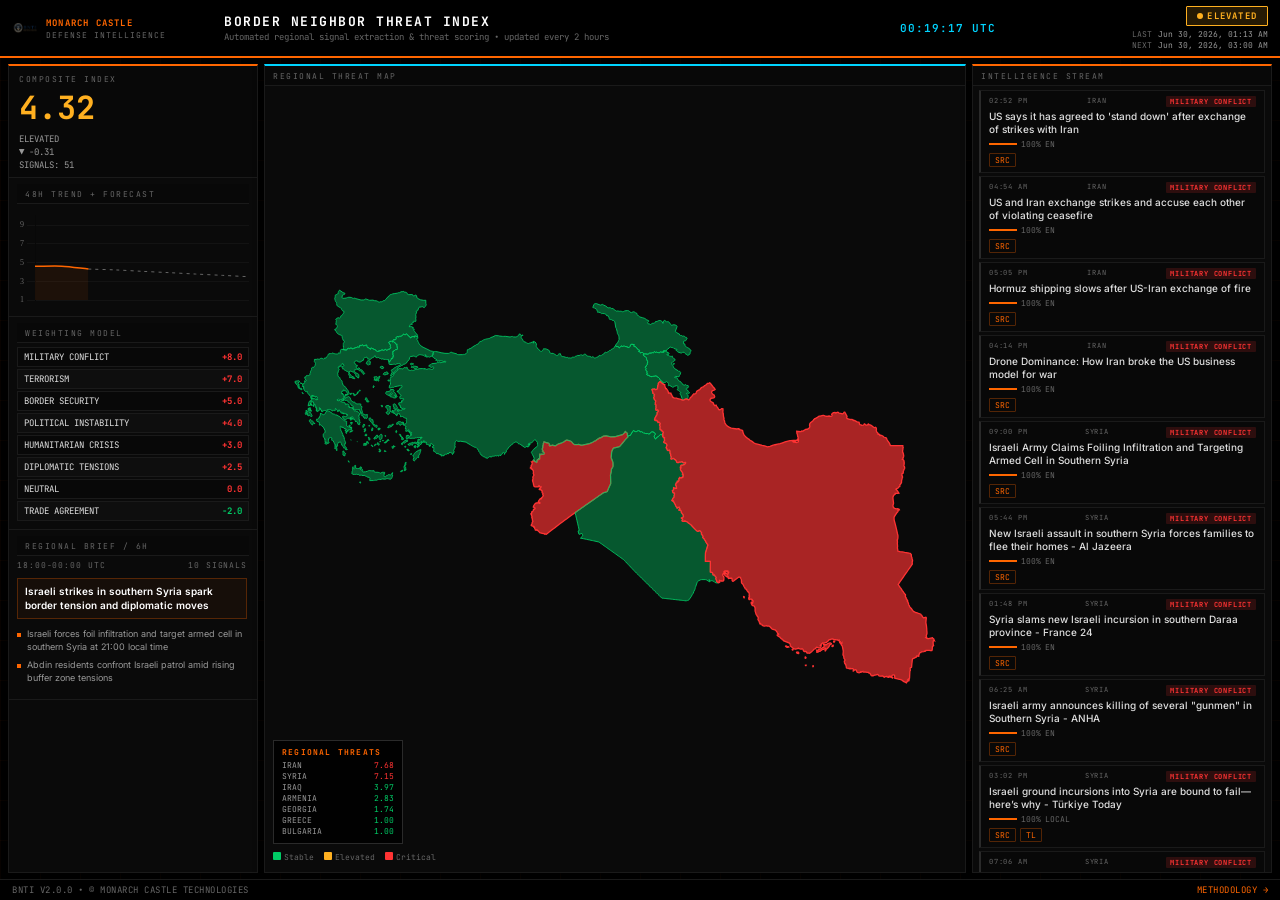
<file: index.html>
﻿<!DOCTYPE html>
<html lang="en">

<head>
    <link rel="icon" href="./favicon.ico" sizes="any">
    <link rel="apple-touch-icon" href="./apple-touch-icon.png">
    <link rel="manifest" href="./site.webmanifest">
    <meta property="og:image" content="./og-image.png">
  <meta charset="UTF-8" />
  <meta name="viewport" content="width=device-width, initial-scale=1.0" />
  <title>BNTI | Monarch Castle Technologies</title>
  <meta name="description"
    content="Border Neighbor Threat Index — real-time geopolitical threat monitoring and analysis platform by Monarch Castle Technologies." />
  <link
    href="https://fonts.googleapis.com/css2?family=Inter:wght@400;500;600;700&family=JetBrains+Mono:wght@400;500;700&display=swap"
    rel="stylesheet" />
  <link rel="stylesheet" href="css/variables.css" />
  <link rel="stylesheet" href="css/layout.css" />
  <link rel="stylesheet" href="css/components.css" />
  <script src="assets/chart.umd.min.js"></script>
</head>

<body>
  <div class="app-shell">
    <header class="topbar">
      <div class="brand">
        <img src="logo.png" alt="MCT" class="brand-logo" />
        <div>
          <div class="brand-name">Monarch Castle</div>
          <div class="brand-tag">Defense Intelligence</div>
        </div>
      </div>
      <div class="title-block">
        <div class="product">Border Neighbor Threat Index</div>
        <div class="subtitle">Automated regional signal extraction &amp; threat scoring &bull; updated every 2 hours
        </div>
      </div>
      <div id="utc-clock" class="utc-clock">--:--:-- UTC</div>
      <div class="status-block">
        <div id="status-pill" class="status-pill">STABLE</div>
        <div class="status-meta">
          <div>LAST</div><span id="last-update">--</span>
          <div>NEXT</div><span id="next-update">--</span>
        </div>
      </div>
    </header>

    <main class="grid">
      <section class="panel metric-panel">
        <div class="metric-card">
          <div class="metric-label">Composite Index</div>
          <div class="metric-value" id="main-index">--</div>
          <div class="metric-meta">
            <div id="status-text">--</div>
            <div id="trend-text">--</div>
            <div id="signal-text">SIGNALS: --</div>
          </div>
        </div>
        <div class="panel-block">
          <div class="panel-title">48H Trend + Forecast</div>
          <div class="chart-wrap">
            <canvas id="trendChart"></canvas>
            <div id="chart-empty" class="chart-empty" style="display: none;">NO DATA</div>
          </div>
        </div>
        <div class="panel-block">
          <div class="panel-title">Weighting Model</div>
          <div id="weights-table" class="weights-grid"></div>
        </div>
        <div class="panel-block summary-block">
          <div class="panel-title">Regional Brief / 6H</div>
          <div id="regional-summary" class="briefing-card">
            <div class="briefing-empty">NO CURRENT BRIEFING</div>
          </div>
        </div>
      </section>

      <section class="panel map-panel">
        <div class="panel-title">Regional Threat Map</div>
        <div class="map-wrap">
          <svg id="map-svg" viewBox="0 0 800 500" role="img" aria-label="Regional threat map">
            <polygon class="country-shape" data-country="Syria"
              points="302.3,315.6 302.7,314.8 303.6,313.6 303.7,313.0 303.6,312.7 303.8,312.0 304.1,311.4 304.2,311.4 304.5,310.8 304.1,310.1 304.0,309.8 303.8,307.5 303.8,307.2 303.2,306.9 303.2,306.5 303.4,306.2 303.5,305.7 303.5,305.0 303.1,304.7 303.0,303.6 302.6,303.2 302.4,303.0 303.0,302.1 302.4,301.6 302.7,301.4 302.9,301.2 303.1,301.0 303.2,300.6 303.2,300.5 303.3,300.1 303.4,300.0 303.3,299.8 303.7,299.6 304.2,299.3 304.5,299.0 305.0,298.5 305.3,297.8 305.1,297.3 305.2,297.0 305.6,296.8 306.0,296.8 306.4,296.6 306.7,296.4 307.0,296.0 307.0,295.6 306.9,295.3 306.6,295.0 306.3,294.9 306.0,294.8 305.6,294.5 305.3,294.4 305.0,294.3 305.1,293.8 305.2,293.7 305.4,293.6 305.5,293.5 305.5,293.3 305.5,292.8 305.5,292.6 305.6,292.4 305.9,292.1 306.0,291.8 306.3,291.4 306.8,290.9 307.1,290.3 307.2,290.1 307.5,290.0 307.8,289.9 308.1,289.7 308.7,289.3 308.8,289.3 309.1,289.7 309.2,289.8 309.6,289.8 309.8,289.6 310.1,289.3 310.3,289.2 310.6,289.3 311.5,289.8 312.1,290.0 312.5,289.9 312.7,289.6 312.6,289.1 312.3,288.9 311.7,288.8 311.2,288.3 311.1,288.2 311.0,287.9 310.9,287.8 311.3,287.0 311.5,286.6 311.8,286.2 312.5,285.5 313.0,284.6 313.4,284.4 313.6,284.5 314.0,284.6 314.2,284.6 314.5,284.4 314.6,284.2 314.6,283.9 314.7,283.6 315.0,283.1 315.8,282.4 316.2,281.6 316.7,281.0 316.7,280.9 316.6,280.7 316.2,280.2 316.0,279.9 316.0,279.5 316.1,279.1 316.3,278.9 316.3,278.6 316.2,278.4 316.1,278.4 316.0,278.4 315.8,278.3 315.7,278.1 315.3,277.5 315.2,277.3 315.2,277.1 315.2,276.9 315.2,276.8 315.3,276.7 315.3,276.5 315.4,276.1 315.4,275.9 315.3,275.6 315.1,275.4 314.9,275.5 314.8,275.4 314.6,275.0 314.3,274.9 314.0,274.7 313.9,274.3 313.8,273.9 313.8,273.9 313.5,273.8 313.1,273.8 312.6,273.8 312.2,273.9 312.2,274.0 312.1,274.0 312.1,274.0 312.0,273.9 312.0,273.8 311.8,273.5 312.1,273.1 312.6,272.8 312.9,272.5 313.0,272.2 313.0,271.8 313.0,271.5 313.3,271.3 313.5,271.4 313.7,271.6 313.8,271.5 313.9,270.7 313.5,270.9 313.0,270.9 312.6,270.7 312.3,270.4 311.9,269.5 311.6,269.3 311.3,269.6 311.2,269.8 311.2,270.3 311.2,270.5 311.0,270.7 310.8,270.8 309.8,270.8 309.7,270.8 309.5,270.6 309.4,270.6 309.3,270.6 309.1,270.8 309.0,270.8 308.3,270.7 307.9,270.7 307.4,270.8 307.0,270.8 306.7,270.6 306.4,270.3 306.2,270.3 306.1,270.2 305.9,270.2 305.8,269.8 305.5,269.1 305.4,268.4 305.2,268.1 305.2,267.9 305.2,266.9 305.1,266.7 304.8,266.1 304.8,265.9 304.7,265.4 304.1,263.7 304.2,263.6 304.2,263.5 304.3,263.4 304.4,263.2 304.3,263.1 304.2,262.9 304.2,262.7 304.3,262.6 304.3,262.6 304.3,262.6 304.2,262.4 304.4,262.1 304.5,261.9 304.6,261.7 304.7,261.4 304.6,261.0 304.5,260.7 304.5,260.4 304.5,259.3 304.6,259.0 305.4,257.6 305.7,257.2 305.6,256.6 304.9,255.0 305.2,254.3 305.1,253.8 305.0,252.3 305.0,252.0 304.8,251.8 304.0,250.5 303.7,250.3 303.5,250.2 303.4,249.9 303.3,249.8 303.0,249.8 302.8,249.9 302.7,250.0 302.5,249.9 302.5,249.6 302.6,249.3 302.6,249.0 302.5,248.9 301.9,248.5 301.9,248.4 302.0,248.2 302.0,248.0 301.9,248.0 301.7,248.2 301.7,248.0 302.0,247.9 302.4,247.7 302.6,247.3 302.7,246.9 302.7,246.6 302.5,246.3 302.5,246.0 302.6,245.8 303.0,245.7 303.6,244.2 303.7,244.1 303.7,243.6 303.6,243.1 303.4,242.5 303.2,242.0 303.0,241.7 303.8,241.7 304.2,241.6 304.4,241.3 304.4,240.8 304.9,240.1 305.0,240.1 305.4,240.0 305.7,239.9 306.0,239.8 306.3,240.1 306.3,240.4 306.2,240.7 306.3,241.0 306.4,241.2 306.7,241.3 307.2,241.3 307.7,241.6 308.7,242.4 309.0,242.3 309.1,242.3 309.3,241.6 309.4,239.9 309.7,239.2 310.3,239.0 310.7,239.2 311.0,239.1 311.1,238.2 311.1,238.2 311.4,238.1 312.1,238.4 312.5,238.2 312.4,237.6 312.5,234.1 312.5,233.8 312.6,233.6 312.8,233.4 312.8,233.2 312.5,232.9 312.7,232.7 312.9,233.0 313.2,233.1 313.4,233.2 313.9,233.3 314.0,233.3 314.1,233.3 314.2,233.3 314.3,233.1 314.3,233.0 314.4,232.8 314.6,232.7 314.9,232.7 316.2,232.9 316.5,232.9 317.7,232.6 317.8,232.4 317.8,231.9 317.7,231.6 317.6,231.2 317.4,230.8 317.4,230.8 317.2,230.6 316.9,230.4 316.4,230.4 316.2,230.2 316.3,230.2 316.4,229.9 316.5,229.6 316.5,229.4 316.5,229.2 316.4,229.0 316.4,228.9 316.3,228.8 316.0,228.7 315.9,228.6 315.8,228.4 315.5,227.1 315.4,226.7 315.5,226.3 316.0,225.4 316.1,224.4 316.1,223.3 316.3,222.3 316.5,221.8 316.6,221.3 316.6,220.8 316.7,220.3 316.9,219.8 317.1,219.4 317.3,219.0 317.3,218.4 317.4,218.4 317.6,218.4 317.6,218.4 320.7,219.6 321.8,219.7 322.1,219.8 322.5,219.9 322.8,220.1 323.1,220.4 323.6,221.0 323.7,221.3 323.7,221.8 323.6,222.5 323.7,222.8 324.0,223.1 324.3,223.3 324.5,223.3 324.6,223.1 324.9,222.8 325.2,222.6 325.5,222.6 325.7,222.7 326.1,222.8 327.1,222.4 327.5,222.4 330.3,223.0 331.0,223.0 333.5,221.2 334.5,220.7 337.4,220.0 340.1,218.6 340.6,218.4 340.9,218.2 342.5,217.0 343.7,216.5 344.2,216.5 345.4,216.6 348.6,217.7 349.4,218.2 351.2,220.4 351.7,221.0 352.8,221.6 354.0,221.7 356.7,221.6 357.1,221.5 358.0,221.4 360.6,222.4 361.5,222.4 365.0,221.6 370.5,220.4 374.1,218.9 375.8,217.7 376.4,217.5 377.1,217.4 377.7,217.0 378.9,216.1 381.2,214.4 381.5,214.2 381.9,214.0 382.2,213.9 382.6,213.9 383.4,213.7 385.7,212.3 386.5,211.9 389.7,211.4 393.8,212.3 394.5,212.6 394.9,212.7 399.7,212.5 406.7,210.6 408.7,210.1 409.4,209.6 410.7,208.3 411.5,207.0 411.8,206.8 412.1,206.5 412.3,206.8 412.3,207.1 412.3,207.3 412.3,207.4 412.5,207.5 413.1,207.7 413.2,207.7 413.3,207.6 413.4,207.5 413.5,207.5 413.6,207.6 413.6,207.9 413.7,208.0 414.3,208.5 414.4,208.6 414.5,208.9 414.2,210.2 414.4,210.5 414.5,210.7 414.6,211.0 414.6,211.7 414.7,211.9 414.8,212.2 414.9,212.5 414.9,212.8 414.9,212.8 414.4,213.3 413.3,214.4 413.3,214.4 413.3,214.4 411.5,216.5 408.1,220.6 405.9,223.4 405.4,223.8 404.9,224.1 399.7,225.3 398.6,225.5 398.0,225.8 397.7,226.3 397.7,226.3 397.7,226.3 397.7,226.3 396.2,229.6 396.1,230.3 395.5,236.3 395.5,236.7 395.6,237.1 396.0,238.2 396.0,238.2 396.0,238.2 397.3,241.5 397.5,242.2 397.6,243.0 397.7,246.3 397.6,247.0 397.3,247.8 396.7,248.8 395.9,250.1 395.9,250.1 395.9,250.1 395.9,250.1 395.8,250.9 395.6,253.2 394.9,256.1 394.7,257.6 394.8,258.1 394.9,262.0 395.0,266.2 395.0,266.8 394.8,267.4 391.9,273.9 391.9,273.9 391.3,275.5 390.9,276.1 390.4,276.5 386.2,277.8 383.7,279.6 381.8,280.9 380.0,282.2 378.1,283.5 377.4,284.0 376.2,284.8 374.3,286.2 372.4,287.5 370.5,288.8 368.7,290.1 366.8,291.4 364.9,292.8 363.0,294.1 361.1,295.4 359.3,296.7 357.4,298.0 355.5,299.4 353.6,300.7 349.4,303.7 345.8,306.4 344.4,307.5 341.4,309.7 339.2,311.3 336.3,313.5 333.4,315.7 331.8,316.9 330.5,317.9 327.6,320.1 325.7,321.6 325.7,321.6 323.1,323.6 320.3,325.8 320.1,325.9 319.9,325.9 318.8,325.5 318.4,325.5 318.1,325.7 317.5,325.2 315.2,324.8 314.6,324.7 314.3,324.5 313.3,324.4 313.0,324.3 312.7,324.1 311.2,322.5 310.1,321.6 309.6,320.9 309.4,320.8 309.3,320.8 309.1,321.0 309.0,321.1 308.9,321.0 308.8,321.0 308.7,320.9 308.0,321.1 307.8,321.0 307.6,321.0 307.5,321.0 307.5,320.9 307.4,320.6 306.6,319.3 306.5,318.9 306.5,318.4 306.5,318.0 306.4,317.7 306.0,317.7 305.8,317.8 305.6,317.7 305.5,317.5 305.3,317.3 305.4,317.3 305.4,317.2 305.5,317.0 305.4,316.9 305.4,316.8 305.1,316.8 305.1,316.8 304.8,316.5 304.6,316.4 302.8,315.8 302.6,315.6 302.6,315.6 302.6,315.5 302.5,315.5 302.4,315.5 302.3,315.6" />
            <polygon class="country-shape" data-country="Georgia"
              points="400.9,85.6 400.0,80.0 399.7,79.0 399.3,78.2 398.7,77.6 398.0,77.2 396.7,77.0 396.4,76.8 396.2,76.5 395.8,76.3 395.3,76.1 395.0,76.1 394.8,76.1 394.4,76.4 394.2,76.4 394.0,76.3 393.3,75.1 392.9,73.6 392.2,72.3 391.9,71.7 391.5,71.7 390.8,72.0 390.4,71.8 389.9,71.0 389.6,70.9 389.6,70.7 389.2,70.0 389.0,69.9 387.8,69.4 386.1,69.2 385.3,69.2 384.7,69.4 384.5,69.4 384.3,69.3 384.0,69.0 383.8,68.9 383.8,68.8 383.5,68.5 383.3,68.4 383.2,68.3 382.6,68.2 381.2,67.6 380.6,67.5 380.2,68.1 380.0,67.9 379.8,67.2 379.6,66.9 379.2,66.5 379.0,66.3 379.1,65.5 378.8,64.8 378.5,64.2 378.2,63.8 377.7,63.6 376.7,63.3 376.2,62.7 375.9,62.6 375.2,62.5 374.6,62.3 374.2,62.2 374.3,61.8 375.5,58.7 375.7,58.3 376.1,58.0 377.3,57.7 378.4,57.7 382.6,59.3 383.3,59.4 383.8,59.3 384.9,58.7 385.6,58.6 386.1,58.9 386.2,59.0 387.1,59.6 388.8,60.3 389.4,60.6 391.7,62.5 392.2,62.6 394.0,62.4 394.6,62.5 395.1,62.8 395.6,63.2 396.2,63.5 397.5,63.3 398.0,63.5 398.1,63.7 398.4,64.2 398.5,64.5 398.8,64.7 399.7,65.0 400.1,65.2 400.9,66.0 401.3,66.3 401.9,66.4 403.2,66.2 403.8,66.3 404.9,66.6 405.5,66.6 406.6,66.5 407.1,66.5 407.6,66.7 408.2,66.9 408.7,67.1 409.2,67.1 409.8,67.0 411.1,66.3 411.2,66.2 411.7,66.1 414.5,65.8 414.7,65.8 415.7,66.0 416.7,66.6 417.1,67.1 417.6,67.5 418.7,68.1 419.0,68.2 419.2,68.1 419.7,67.6 420.0,67.5 420.5,67.5 421.3,67.2 422.0,67.2 422.6,67.4 423.1,67.7 423.6,68.2 424.1,68.5 425.5,69.1 425.5,69.4 425.4,69.8 425.4,70.2 425.5,70.4 426.4,71.0 428.2,72.8 428.5,73.0 428.8,73.2 432.1,74.1 433.7,74.6 434.3,74.8 435.5,75.3 435.8,75.6 436.5,76.5 436.8,76.7 438.4,77.1 438.9,77.3 439.2,77.5 439.3,78.2 439.0,78.7 438.4,79.2 437.9,79.7 437.8,80.4 438.3,81.0 439.1,81.2 439.9,81.3 440.6,81.4 441.0,81.8 441.2,81.9 441.5,82.1 441.8,82.0 442.1,81.8 442.5,81.2 442.7,80.9 443.5,80.6 445.1,80.5 445.7,80.3 445.9,80.3 446.2,80.0 446.5,79.7 446.8,79.0 447.2,78.5 448.7,78.5 449.4,78.2 450.7,77.5 451.2,77.4 452.1,77.3 452.8,77.4 453.4,77.6 453.5,77.6 454.1,78.0 454.4,78.2 454.9,78.8 455.1,79.1 455.5,80.5 455.7,80.7 455.9,80.6 456.1,79.2 456.6,78.1 456.7,77.8 457.2,77.2 457.9,77.3 459.8,78.7 460.1,78.8 460.4,78.9 460.7,78.8 460.9,78.8 461.3,78.6 461.7,78.5 462.2,78.7 462.7,79.2 464.4,81.3 464.6,81.6 464.7,81.9 464.9,82.3 465.1,82.6 465.6,82.9 466.4,82.8 467.7,82.3 468.7,82.3 470.1,82.6 471.5,83.2 472.2,84.0 472.2,84.0 472.1,84.6 470.2,89.9 470.3,90.4 470.8,90.8 471.5,91.1 473.4,92.5 474.6,92.8 474.8,93.1 475.3,94.3 475.5,94.6 475.7,94.7 476.0,94.7 476.1,94.7 476.4,94.5 476.5,94.4 476.6,94.5 476.9,94.8 477.1,94.8 477.4,94.8 477.6,94.8 477.8,94.9 477.9,95.4 478.3,95.6 478.8,95.6 479.8,95.4 479.8,95.4 479.8,95.4 480.0,95.3 480.1,95.3 480.2,95.3 480.4,95.4 480.9,95.8 481.6,96.7 482.1,96.9 483.1,97.0 483.5,97.3 483.9,97.8 483.3,99.2 482.9,99.9 482.2,100.8 481.9,101.0 481.7,101.2 481.3,101.2 480.5,101.0 480.1,101.1 479.8,101.4 479.7,102.2 479.7,103.4 479.9,104.5 480.3,104.9 480.5,104.8 480.6,104.6 480.7,104.4 480.9,104.4 481.0,104.5 481.3,105.3 481.4,105.4 481.5,106.4 481.6,106.9 481.9,107.3 482.8,107.9 483.0,108.0 483.4,108.1 484.2,108.9 485.8,109.6 486.7,110.2 486.9,110.8 487.2,110.7 487.3,110.8 487.3,110.8 487.5,111.0 487.8,111.4 488.3,112.3 488.4,112.6 488.4,112.7 488.2,112.6 488.1,112.8 488.0,113.0 488.0,113.4 488.0,113.6 487.9,113.7 487.7,113.9 487.6,114.1 487.4,114.7 487.3,115.6 487.2,116.3 487.1,116.5 486.8,116.8 486.5,116.9 486.2,116.8 485.8,116.7 485.5,117.0 485.3,117.4 485.2,117.7 485.1,118.0 484.7,118.0 484.4,117.8 483.9,117.1 483.6,116.9 482.6,116.5 482.3,116.3 481.2,115.3 480.8,114.7 480.5,114.4 480.2,114.3 478.9,114.3 478.5,114.4 478.1,114.7 477.6,115.0 477.3,115.1 476.9,115.1 476.1,115.0 473.5,114.1 472.7,113.5 472.4,113.3 471.7,112.7 471.2,112.0 471.6,111.5 472.0,111.4 472.3,111.2 472.2,111.1 471.8,110.9 470.7,110.7 468.3,109.7 467.7,109.1 467.5,108.8 467.2,108.8 466.7,108.9 466.3,109.0 466.1,108.9 465.2,108.5 464.9,108.3 464.4,108.3 463.8,108.5 461.2,110.7 459.6,112.1 459.4,112.3 459.0,112.6 458.8,112.8 458.2,112.8 456.5,112.5 456.2,112.9 456.3,113.2 457.0,113.6 457.1,113.7 457.2,113.8 457.0,114.1 456.5,114.1 454.0,114.1 453.3,113.8 453.0,113.7 452.6,113.9 452.4,114.2 452.2,114.6 451.9,114.8 451.6,114.7 451.5,114.5 451.4,114.3 451.3,114.1 451.2,114.1 451.1,114.2 450.7,114.6 450.3,114.8 449.9,114.7 449.5,114.6 448.6,114.0 448.4,114.0 448.2,114.0 448.1,114.2 448.0,114.3 447.8,114.4 447.4,114.5 447.1,114.4 446.3,113.8 445.8,113.6 445.6,113.6 445.4,113.7 445.4,113.9 445.4,114.1 445.3,114.3 445.0,114.6 444.7,114.8 444.3,114.9 443.6,114.7 443.3,114.7 442.6,115.0 442.2,115.1 442.2,115.1 441.8,115.2 440.2,115.3 439.5,115.6 438.7,116.3 438.4,116.5 438.0,116.5 435.2,116.1 434.5,116.1 433.5,116.5 433.4,116.6 433.2,116.6 433.0,116.5 433.2,115.9 433.0,115.3 432.5,114.9 432.1,114.6 431.5,114.4 431.0,114.5 429.5,114.9 429.2,114.7 428.8,113.7 428.5,113.3 428.1,113.2 427.8,113.3 427.3,113.1 428.2,112.6 428.5,112.4 428.7,112.1 428.7,111.9 428.2,111.9 427.6,111.6 426.8,110.8 425.6,109.9 425.3,109.7 424.8,108.6 424.7,108.5 424.5,108.4 424.4,108.3 424.4,108.2 424.3,108.1 423.8,107.9 423.6,107.9 423.5,107.6 423.4,107.3 423.3,107.1 423.1,107.3 422.6,107.8 422.3,107.7 422.0,107.3 421.6,107.0 421.7,106.8 422.0,106.5 422.2,106.3 422.2,106.1 422.3,105.9 422.3,105.6 422.5,105.4 422.1,105.3 419.8,105.0 418.9,105.1 418.6,105.2 418.5,105.3 418.5,105.3 418.1,105.5 418.0,105.9 417.8,106.9 417.6,107.3 417.3,107.7 416.7,108.5 416.4,108.8 416.2,108.8 416.0,108.8 413.0,107.6 412.1,107.6 411.7,107.6 411.4,107.3 411.2,107.1 410.9,107.1 410.4,107.3 410.2,107.2 409.9,107.1 409.7,107.2 409.4,107.3 408.8,107.5 407.6,107.0 406.9,107.3 406.7,107.5 406.2,108.3 405.5,108.9 405.3,109.0 405.1,108.9 404.4,108.2 404.2,108.2 403.7,108.1 403.5,108.0 403.4,107.9 403.5,107.7 403.5,107.5 403.4,107.4 403.3,107.4 402.9,107.6 402.4,107.6 402.2,107.6 400.4,106.8 401.5,104.7 402.0,104.0 403.0,103.3 403.3,102.6 404.1,101.2 404.1,100.9 404.1,100.7 404.2,100.5 404.3,100.3 404.5,99.9 404.6,99.7 404.7,99.5 404.7,97.6 404.7,97.5 404.5,96.0 404.4,95.4 404.4,95.1 403.7,93.8 403.1,92.9 403.0,92.7 402.8,92.5 402.7,92.1 402.7,91.3 402.5,90.2 401.6,86.9 401.6,86.8 401.5,86.6 401.0,86.1 400.9,86.0 400.9,85.6" />
            <polygon class="country-shape" data-country="Turkey"
              points="433.0,116.5 433.0,117.1 433.1,117.8 433.4,118.5 433.7,118.8 434.4,118.9 435.2,119.3 435.8,119.9 436.4,120.6 436.6,121.1 436.6,121.6 436.7,122.0 436.8,122.6 436.9,123.0 437.6,124.2 437.8,124.7 437.9,125.1 437.9,126.7 437.9,126.9 437.5,127.6 437.4,127.7 437.6,128.3 436.8,129.2 436.6,129.7 436.6,130.3 436.5,130.2 436.5,130.1 436.4,130.1 436.3,130.1 436.3,130.2 436.4,130.2 436.4,130.4 436.0,130.5 435.6,130.7 435.1,131.5 435.1,131.8 435.5,132.2 436.2,132.9 436.2,133.0 436.2,133.1 435.9,134.0 435.8,134.2 435.6,134.6 435.8,135.0 436.3,135.5 437.0,136.5 437.3,137.1 437.3,137.2 437.0,137.4 437.2,137.9 437.7,138.6 437.8,138.8 437.6,139.1 436.9,139.3 436.6,139.5 436.9,140.2 437.6,140.7 439.2,141.2 441.1,142.3 443.1,142.7 443.4,142.6 444.0,142.1 444.3,142.0 444.5,142.0 444.7,142.3 444.9,142.3 445.0,142.3 445.4,142.2 445.9,142.1 446.9,141.8 447.5,141.8 448.1,142.0 449.0,142.6 450.5,143.5 451.4,144.4 451.9,145.0 452.1,145.3 452.1,145.7 452.2,145.9 452.4,146.0 452.6,146.2 452.7,146.5 452.7,146.7 452.7,146.9 453.0,146.7 453.6,147.5 453.9,147.7 454.0,147.7 454.2,147.7 454.2,147.7 454.3,147.8 454.4,148.0 455.5,149.4 455.7,149.9 455.9,150.2 456.1,151.1 456.3,151.4 454.9,150.3 454.6,150.0 453.6,149.5 453.3,149.2 452.9,148.5 452.6,148.3 452.2,148.4 450.4,150.0 450.3,150.3 450.4,151.1 450.4,151.4 450.3,151.5 450.2,151.8 449.7,153.0 449.6,153.3 449.6,153.7 449.6,154.0 449.7,154.3 449.6,154.6 449.5,154.9 449.5,154.9 449.4,155.4 449.5,155.9 449.4,156.3 449.2,156.8 448.8,157.1 447.9,157.5 447.6,157.6 447.1,157.6 446.0,156.9 445.6,156.9 444.6,157.1 444.2,157.2 443.9,157.1 443.6,157.1 443.3,157.2 443.0,157.5 442.8,157.8 442.9,158.0 443.4,158.6 443.4,158.6 443.4,158.9 443.5,159.4 443.7,159.8 443.7,160.0 443.7,160.2 443.7,160.4 443.8,160.6 444.0,161.1 444.0,161.3 443.9,161.7 443.9,161.9 444.3,162.3 445.1,162.7 445.7,163.2 445.9,163.8 445.5,164.5 445.4,164.9 445.6,165.8 445.4,166.1 445.2,166.4 444.9,166.8 444.9,166.8 445.0,167.0 445.1,167.1 445.1,167.5 445.2,167.7 445.4,167.8 445.5,168.0 445.5,168.2 445.5,168.4 445.6,168.6 445.7,168.7 445.8,169.3 446.1,169.6 446.3,169.9 447.2,170.4 447.3,171.1 446.9,172.8 446.8,173.3 446.8,173.6 446.9,173.9 447.0,174.3 446.9,174.5 446.8,174.6 446.7,174.8 446.9,174.9 447.2,175.0 447.4,175.1 447.5,175.3 447.6,175.7 447.6,176.2 447.5,177.1 447.7,178.3 447.7,178.7 447.4,179.7 447.4,180.0 447.5,180.6 447.5,180.8 447.4,181.2 447.5,181.4 447.6,181.5 447.9,181.6 448.7,181.8 449.3,181.4 449.5,181.4 449.8,181.5 450.0,181.7 450.2,182.0 450.4,182.4 450.4,182.8 450.0,183.4 449.4,183.9 448.9,184.5 449.0,185.7 448.9,186.1 448.8,186.6 448.7,187.0 448.6,187.1 448.3,187.3 448.1,187.4 448.1,187.6 448.2,188.1 448.1,188.2 447.8,188.4 447.6,188.6 447.4,188.9 447.3,189.4 447.1,189.8 446.7,190.3 446.6,190.6 446.6,190.6 446.4,190.9 446.3,191.2 446.3,191.5 446.4,191.9 446.4,192.2 446.2,192.4 446.1,192.7 446.0,192.7 446.0,192.9 446.3,193.4 446.9,193.6 448.0,193.4 448.2,193.5 448.8,193.8 449.0,193.9 449.1,194.2 449.1,194.4 449.2,194.7 449.4,195.0 449.6,195.1 449.7,195.0 449.8,195.0 449.9,195.1 449.9,195.2 449.9,195.6 449.9,195.7 450.0,196.0 450.2,196.0 450.5,195.9 450.7,195.8 451.2,195.7 451.6,196.0 452.1,196.4 452.7,197.2 452.7,197.5 452.6,197.8 452.0,198.3 451.8,198.5 451.8,199.2 452.1,199.7 452.5,200.0 452.6,200.4 452.4,200.9 452.3,201.4 452.3,202.0 452.3,202.5 452.3,202.5 452.4,202.9 452.2,203.6 452.3,204.0 452.5,204.2 453.2,204.2 453.4,204.5 453.7,205.1 453.8,205.3 454.4,205.2 454.6,205.5 454.7,205.8 454.8,206.1 455.8,206.8 456.2,207.3 456.1,208.1 455.9,208.4 455.7,208.5 455.5,208.7 455.4,209.2 455.4,209.6 455.6,210.0 455.7,210.4 455.6,210.9 455.4,210.5 455.0,210.3 453.3,210.0 452.9,210.0 452.4,210.3 451.7,210.9 451.1,211.5 450.7,212.1 450.3,212.5 449.8,212.7 448.4,213.3 448.3,213.5 448.2,213.9 447.9,214.4 447.9,214.4 447.9,214.4 447.9,214.4 447.8,214.8 447.6,215.0 447.4,215.0 446.7,214.8 446.5,214.7 446.4,214.4 445.7,212.7 445.6,212.2 445.6,211.7 445.8,211.2 446.1,210.8 446.3,210.7 446.5,210.6 446.6,210.5 446.8,210.2 446.8,210.0 446.8,209.7 446.7,209.2 446.6,208.6 446.4,208.2 446.1,207.9 445.7,207.6 444.1,206.9 443.7,206.8 443.2,206.7 442.4,206.8 441.8,207.4 441.3,208.3 440.7,208.9 439.8,209.1 439.5,209.5 439.3,209.5 439.2,209.4 438.8,209.0 438.6,208.9 438.2,208.8 437.8,208.7 436.1,208.9 435.6,208.8 435.2,208.6 434.9,208.4 434.8,208.3 434.5,208.2 434.3,208.3 433.9,208.5 433.7,208.5 433.4,208.4 432.6,207.6 431.9,207.2 431.7,207.0 431.3,206.7 431.0,206.6 430.7,206.7 430.6,206.7 430.4,206.9 430.3,207.0 430.1,206.9 430.0,206.9 427.8,205.5 427.5,205.4 427.0,205.5 426.3,205.7 425.6,206.0 425.2,206.4 424.5,206.7 423.8,206.5 422.4,206.0 422.2,205.9 422.1,205.5 422.0,205.4 421.8,205.3 421.6,205.4 420.8,205.7 420.7,205.8 420.6,206.0 420.6,206.2 420.5,206.4 420.5,206.5 418.3,210.0 418.1,210.7 418.1,210.8 417.8,210.9 416.3,211.2 415.4,211.6 414.6,211.7 414.6,211.0 414.5,210.7 414.4,210.5 414.2,210.2 414.5,208.9 414.4,208.6 414.3,208.5 413.7,208.0 413.6,207.9 413.6,207.6 413.5,207.5 413.4,207.5 413.3,207.6 413.2,207.7 413.1,207.7 412.5,207.5 412.3,207.4 412.3,207.3 412.3,207.1 412.3,206.8 412.1,206.5 411.8,206.8 411.5,207.0 410.7,208.3 409.4,209.6 408.7,210.1 406.7,210.6 399.7,212.5 394.9,212.7 394.5,212.6 393.8,212.3 389.7,211.4 386.5,211.9 385.7,212.3 383.4,213.7 382.6,213.9 382.2,213.9 381.9,214.0 381.5,214.2 381.2,214.4 378.9,216.1 377.7,217.0 377.1,217.4 376.4,217.5 375.8,217.7 374.1,218.9 370.5,220.4 365.0,221.6 361.5,222.4 360.6,222.4 358.0,221.4 357.1,221.5 356.7,221.6 354.0,221.7 352.8,221.6 351.7,221.0 351.2,220.4 349.4,218.2 348.6,217.7 345.4,216.6 344.2,216.5 343.7,216.5 342.5,217.0 340.9,218.2 340.6,218.4 340.1,218.6 337.4,220.0 334.5,220.7 333.5,221.2 331.0,223.0 330.3,223.0 327.5,222.4 327.1,222.4 326.1,222.8 325.7,222.7 325.5,222.6 325.2,222.6 324.9,222.8 324.6,223.1 324.5,223.3 324.3,223.3 324.0,223.1 323.7,222.8 323.6,222.5 323.7,221.8 323.7,221.3 323.6,221.0 323.1,220.4 322.8,220.1 322.5,219.9 322.1,219.8 321.8,219.7 320.7,219.6 317.6,218.4 317.6,218.4 317.4,218.4 317.3,218.4 317.3,219.0 317.1,219.4 316.9,219.8 316.7,220.3 316.6,220.8 316.6,221.3 316.5,221.8 316.3,222.3 316.1,223.3 316.1,224.4 316.0,225.4 315.5,226.3 315.4,226.7 315.5,227.1 315.8,228.4 315.9,228.6 316.0,228.7 316.3,228.8 316.4,228.9 316.4,229.0 316.5,229.2 316.5,229.4 316.5,229.6 316.4,229.9 316.3,230.2 316.2,230.2 316.4,230.4 316.9,230.4 317.2,230.6 317.4,230.8 317.4,230.8 317.6,231.2 317.7,231.6 317.8,231.9 317.8,232.4 317.7,232.6 316.5,232.9 316.2,232.9 314.9,232.7 314.6,232.7 314.4,232.8 314.3,233.0 314.3,233.1 314.2,233.3 314.1,233.3 314.0,233.3 313.9,233.3 313.4,233.2 313.2,233.1 312.9,233.0 312.7,232.7 312.5,232.9 312.8,233.2 312.8,233.4 312.6,233.6 312.5,233.8 312.5,234.1 312.4,237.6 312.5,238.2 312.1,238.4 311.4,238.1 311.1,238.2 311.1,238.2 311.0,239.1 310.7,239.2 310.3,239.0 309.7,239.2 309.4,239.9 309.3,241.6 309.1,242.3 309.0,242.3 308.7,242.4 307.7,241.6 307.2,241.3 306.7,241.3 306.4,241.2 306.3,241.0 306.2,240.7 306.3,240.4 306.3,240.1 306.0,239.8 305.7,239.9 305.4,240.0 305.0,240.1 304.9,240.1 304.9,240.1 305.1,239.7 305.8,238.2 306.0,238.1 306.0,237.7 305.5,236.0 304.3,233.8 304.1,233.4 303.9,233.0 303.7,232.3 303.4,232.0 303.2,231.7 303.0,231.4 302.8,230.9 302.8,230.5 303.2,229.7 303.4,229.5 303.6,229.4 303.7,229.3 303.9,229.3 304.0,229.2 304.2,228.6 304.4,228.5 304.7,228.3 304.8,228.1 304.9,227.9 305.0,227.4 305.2,227.3 305.3,227.2 305.4,227.0 306.1,226.8 306.2,226.7 307.0,225.5 307.1,225.3 307.3,225.3 309.2,224.0 309.4,223.9 309.6,223.7 309.8,223.3 310.0,222.8 310.1,222.4 310.1,222.1 310.0,221.9 309.9,221.7 309.8,221.4 309.8,221.3 309.8,219.8 309.8,219.4 309.6,219.0 308.6,217.4 308.0,216.7 307.4,216.2 306.7,216.0 306.1,216.3 305.5,216.9 304.6,218.2 304.3,218.4 304.1,218.5 303.9,218.7 303.3,219.4 303.1,219.6 302.4,219.8 301.0,219.9 300.4,220.1 300.2,220.4 300.0,220.8 299.8,221.0 299.9,220.8 299.9,220.7 299.8,220.6 299.7,220.5 299.5,220.8 299.3,221.1 299.1,221.4 299.2,221.8 299.5,221.4 299.9,221.5 299.9,221.1 300.0,221.2 300.1,221.2 300.1,221.3 300.2,221.4 300.2,221.3 300.3,221.1 300.2,220.9 300.2,220.8 300.4,220.6 300.5,220.8 300.6,221.0 300.7,221.1 300.9,221.1 301.0,220.9 301.2,220.9 301.4,221.0 300.4,221.5 300.0,221.9 299.7,222.4 299.7,222.7 300.0,222.5 300.7,221.5 300.9,221.4 301.2,221.3 300.6,222.0 300.5,222.2 300.3,222.6 300.2,222.8 300.1,223.1 300.1,223.4 300.1,223.6 300.0,223.7 299.8,223.8 299.6,224.0 299.4,224.1 298.8,224.1 298.6,224.1 298.1,223.5 297.9,223.4 297.7,223.5 297.6,223.6 297.5,223.8 297.7,223.9 297.8,223.9 298.4,224.2 297.7,224.0 296.9,223.9 296.8,223.9 296.4,224.2 296.3,224.3 296.2,224.5 296.1,224.6 295.7,224.7 295.3,225.1 295.3,225.2 295.1,225.1 294.8,224.7 294.6,224.5 294.4,224.5 290.1,221.5 289.6,221.4 289.1,220.9 288.7,220.8 288.5,220.8 288.2,220.8 288.2,220.8 287.9,220.8 287.7,221.0 287.7,220.8 287.8,220.5 287.6,220.3 286.9,219.5 285.5,218.7 285.4,218.8 284.9,218.5 284.1,218.7 283.0,219.3 282.5,219.4 282.3,219.5 281.8,219.8 281.7,219.9 281.5,220.4 281.4,220.5 280.9,220.8 279.4,222.3 277.6,223.6 277.0,224.1 275.6,226.2 275.4,226.6 275.4,226.8 275.2,227.0 274.9,227.2 274.2,227.9 273.7,228.2 273.6,228.9 273.7,229.6 273.7,230.3 273.3,230.6 272.8,230.7 272.3,230.9 272.2,231.4 272.3,231.4 272.3,231.3 272.3,231.4 271.9,231.9 271.8,232.2 271.7,232.6 271.7,232.8 271.6,233.0 271.3,233.0 271.3,232.9 271.5,232.4 271.4,231.8 271.2,231.2 270.8,230.9 270.6,230.8 270.4,230.7 270.1,230.6 269.9,230.8 269.6,231.4 269.4,231.6 269.1,231.7 269.3,231.8 269.3,231.8 269.4,231.9 269.2,232.1 268.9,232.6 268.7,232.7 268.5,232.7 268.0,233.0 267.8,233.1 267.3,233.8 267.2,234.0 267.1,234.7 267.0,234.8 267.0,234.7 266.6,233.9 266.5,233.6 266.3,233.5 266.1,233.6 265.9,233.7 265.5,234.1 265.1,234.6 264.7,235.1 264.3,235.0 264.6,234.8 264.6,234.7 264.2,234.6 263.5,234.4 263.1,234.3 262.8,234.4 262.1,234.8 261.9,234.8 261.2,234.6 260.9,234.5 260.6,234.9 260.2,235.0 259.4,235.0 258.9,235.1 258.7,235.2 258.5,235.1 258.2,234.9 258.0,234.8 257.6,235.0 257.4,235.3 257.2,235.6 257.0,236.0 256.8,236.1 256.7,236.1 256.7,236.1 256.5,236.0 256.3,235.9 255.8,236.0 254.6,235.7 254.3,235.6 253.2,236.3 253.0,236.4 252.9,236.6 252.0,237.4 251.2,237.4 249.7,237.0 249.1,236.6 248.0,235.9 248.0,235.8 247.3,235.7 247.0,235.6 245.7,234.8 245.6,234.6 245.4,234.3 245.1,234.2 244.8,234.0 244.5,233.9 243.7,232.7 243.6,232.6 243.5,232.5 243.2,232.3 243.1,232.1 243.0,231.5 243.0,231.2 242.6,230.6 241.6,229.6 241.4,228.9 241.3,228.7 241.3,228.5 241.1,228.2 240.9,227.8 240.8,227.8 240.6,227.7 240.5,227.7 240.2,226.9 240.0,226.5 239.8,226.3 238.7,225.2 238.6,225.1 238.5,225.1 238.3,225.0 238.1,225.0 238.0,224.9 237.9,224.8 237.8,224.7 237.1,224.8 236.7,224.7 236.6,224.5 236.4,224.3 236.0,224.1 235.5,224.0 235.2,224.1 235.0,223.9 234.4,223.6 234.0,223.0 233.8,222.8 233.6,222.8 233.3,222.8 232.0,222.1 231.7,221.9 231.4,221.5 228.2,219.9 227.7,219.8 227.7,219.2 227.1,218.8 220.3,217.7 217.5,217.9 217.0,217.7 216.6,217.5 215.9,216.9 215.0,217.6 214.5,218.1 214.3,218.9 214.0,219.3 214.0,219.5 214.0,220.2 213.9,221.0 213.9,221.4 214.1,221.8 214.1,221.9 213.9,222.1 213.8,222.3 213.8,222.6 213.7,222.9 213.8,223.3 213.9,223.6 214.0,223.8 214.1,224.1 214.2,223.9 214.1,224.4 213.9,225.2 214.0,225.5 213.4,226.1 213.1,226.4 212.9,227.3 212.5,227.9 212.6,228.1 212.3,228.5 212.4,228.9 212.5,229.3 212.8,229.4 212.7,229.8 213.1,230.0 212.9,230.3 212.4,230.7 212.2,231.2 212.3,231.2 212.4,231.1 212.4,231.1 212.4,231.2 212.6,231.2 212.4,231.4 212.2,231.6 211.9,231.9 211.8,232.4 211.5,232.7 211.0,233.2 211.1,232.2 211.0,231.8 210.8,231.6 210.4,231.7 208.6,230.8 208.2,230.7 207.0,231.0 206.8,231.2 206.7,231.5 206.7,232.0 206.6,232.0 206.6,231.9 206.5,231.6 206.4,232.0 206.4,232.2 206.1,232.0 206.1,232.2 206.1,232.4 205.5,232.2 205.4,232.1 205.2,232.0 205.1,231.9 204.8,232.0 205.2,232.0 205.2,232.2 204.1,232.9 203.8,232.9 203.6,233.0 203.4,233.0 203.2,232.9 203.0,232.9 202.8,232.9 202.8,232.9 202.5,233.2 202.2,233.4 201.6,233.5 201.4,233.7 201.4,233.7 201.5,233.7 201.5,233.7 201.5,233.9 201.3,233.9 200.9,234.0 200.9,234.2 201.2,234.2 201.0,234.4 200.8,234.6 200.5,234.8 200.2,234.8 200.2,234.7 200.3,234.6 200.3,234.5 200.4,234.4 200.4,234.3 200.2,234.4 200.2,234.4 200.1,234.5 199.9,234.3 199.7,234.2 199.5,234.2 199.3,234.3 199.2,234.4 199.2,234.5 199.1,234.6 199.0,234.7 199.0,234.7 198.7,235.2 198.6,234.7 198.0,234.4 197.9,233.9 198.1,234.0 198.2,233.9 198.2,233.6 198.0,233.5 197.2,233.7 197.2,233.5 197.3,233.4 197.5,233.4 197.7,233.3 197.9,233.4 197.5,233.2 196.1,233.2 195.7,233.1 194.6,232.4 194.4,232.6 194.3,232.4 194.2,231.7 194.1,231.9 194.1,231.9 194.0,231.8 193.9,231.7 193.7,231.8 193.7,231.9 193.6,231.9 193.5,232.0 193.4,232.2 193.4,232.3 193.3,232.5 193.2,232.6 193.0,232.4 192.9,232.2 192.8,232.0 192.7,232.2 191.7,231.1 191.6,231.0 191.5,230.7 191.2,230.4 190.2,230.0 189.9,229.6 189.7,229.8 189.6,229.5 189.6,229.4 189.7,229.3 189.7,229.1 189.2,229.1 189.3,229.0 189.2,228.8 189.0,228.8 188.9,228.8 189.0,228.6 189.1,228.4 189.3,228.3 189.5,228.3 189.4,228.2 189.4,228.2 189.4,228.2 189.3,228.1 189.4,227.7 189.3,227.3 189.1,227.0 188.9,226.8 188.9,226.7 189.1,226.5 189.2,226.4 189.3,226.3 189.3,226.2 189.3,225.3 189.2,224.9 189.0,225.0 188.9,225.0 188.7,224.8 187.9,225.1 187.5,225.0 187.8,225.0 187.9,224.7 187.8,224.4 187.6,224.1 187.7,223.9 187.8,223.5 187.9,223.2 188.2,223.5 188.4,223.2 188.6,222.9 188.9,222.8 188.9,222.9 188.8,223.2 188.9,223.2 189.1,223.2 189.2,223.0 189.2,222.8 189.1,222.6 189.0,222.4 188.9,222.3 187.8,221.4 186.5,220.8 186.3,220.5 186.2,220.2 185.9,220.4 185.6,220.9 185.4,221.1 185.4,221.3 185.5,221.3 185.5,221.4 185.2,221.5 185.0,221.5 184.9,221.6 184.9,221.8 184.9,222.0 184.9,222.2 184.7,222.3 184.8,222.5 184.8,222.5 184.9,222.6 184.8,222.8 185.0,223.0 185.0,223.1 185.1,223.1 185.2,222.8 185.3,222.7 185.4,222.4 185.3,222.1 185.6,222.4 185.5,222.8 185.2,223.2 184.9,223.4 185.0,223.7 184.8,223.8 184.5,223.8 184.3,223.7 184.1,223.5 184.1,223.3 184.3,223.1 184.6,223.1 184.6,222.9 184.3,222.7 184.1,222.6 183.9,222.5 183.6,222.6 183.5,222.0 182.9,221.5 182.2,221.3 181.6,221.6 181.5,221.6 181.4,221.2 181.3,221.0 181.0,221.1 180.8,221.4 180.7,221.3 180.5,220.6 180.6,220.3 180.7,219.8 180.7,219.4 180.5,219.2 180.5,219.1 180.5,219.0 180.5,219.0 180.6,219.0 180.6,218.9 180.5,218.9 180.5,218.8 180.6,218.7 180.5,218.7 180.4,218.9 180.4,219.0 180.4,219.2 180.3,219.1 180.3,219.0 180.2,218.9 180.0,218.6 179.5,218.5 179.1,218.7 179.2,219.3 179.0,219.2 178.9,219.1 178.7,219.1 178.5,219.0 178.7,218.8 178.7,218.7 178.3,218.7 178.1,218.6 178.0,218.4 177.9,217.9 178.0,217.9 178.1,217.9 178.2,217.8 178.1,217.6 178.1,217.6 178.0,217.5 178.0,217.5 178.0,217.2 177.9,217.1 177.8,217.1 177.8,217.3 177.6,217.5 177.3,217.6 176.8,217.7 176.6,217.8 176.6,217.9 176.7,218.1 176.9,218.2 177.0,218.2 177.1,218.2 177.3,218.2 177.4,218.4 177.3,218.7 177.1,219.1 177.0,219.3 176.6,219.3 175.7,218.8 175.6,218.7 175.5,218.7 175.5,219.0 175.6,219.2 175.1,219.2 174.9,219.1 174.9,218.9 175.0,218.7 175.1,218.6 175.6,218.5 175.6,218.4 175.4,218.2 175.1,218.0 174.9,217.8 174.6,217.9 174.4,218.3 174.2,218.7 174.3,219.1 174.5,219.3 174.4,219.8 175.1,220.4 175.2,221.0 175.0,220.8 174.8,220.7 174.5,220.8 174.4,221.1 174.3,221.1 174.2,221.0 174.2,221.1 174.2,221.1 174.1,221.2 174.0,221.3 174.1,221.3 174.2,221.3 174.2,221.4 173.3,221.8 173.0,222.1 172.7,222.6 172.4,223.1 172.1,223.7 171.7,224.1 171.3,223.9 171.2,224.0 171.1,224.1 171.1,224.2 170.9,224.2 171.0,224.3 171.0,224.5 171.0,224.5 170.8,224.6 170.7,224.7 170.5,224.6 170.4,224.4 170.3,224.7 170.1,224.8 169.8,224.6 169.6,224.4 169.7,224.3 169.7,224.1 169.8,224.1 169.7,224.0 169.6,223.9 169.5,223.7 170.8,223.7 171.1,223.6 171.3,223.3 171.5,223.1 171.7,222.8 171.5,222.4 171.2,222.8 171.0,222.9 171.0,222.8 171.2,222.6 171.3,222.3 171.2,222.0 171.0,221.8 170.9,221.7 170.8,221.7 170.8,222.0 170.7,222.1 170.5,222.1 170.3,222.0 170.2,221.9 170.1,222.0 169.9,222.0 169.7,221.9 169.6,221.7 169.7,221.6 170.3,221.4 170.2,221.3 170.6,221.3 170.7,221.3 170.8,221.2 170.9,221.1 170.9,221.0 170.9,221.0 171.6,220.9 171.7,220.8 171.7,221.2 171.9,221.2 172.2,221.0 172.2,220.6 172.0,220.5 171.7,220.5 171.6,220.3 171.6,220.1 171.8,220.0 172.0,219.8 172.1,219.6 172.1,219.8 172.2,219.9 172.4,220.1 172.3,219.7 172.3,219.2 172.2,219.0 172.0,219.0 171.8,219.0 171.7,219.1 171.4,219.6 171.0,219.9 170.9,219.9 170.8,219.6 170.5,219.9 169.9,220.1 169.6,220.3 169.5,220.3 169.4,220.0 169.3,220.1 169.1,220.3 168.8,220.5 168.7,220.1 168.6,220.2 168.5,220.3 168.3,220.5 168.2,220.4 168.1,220.2 168.0,220.2 167.9,220.5 167.8,220.5 167.6,220.3 167.3,220.1 166.9,220.0 166.6,220.1 166.6,220.0 166.4,220.1 166.2,220.1 166.0,220.0 165.7,220.0 165.4,220.1 165.1,220.6 164.8,220.8 164.8,221.0 164.9,221.2 164.6,221.9 164.6,222.4 164.1,222.1 163.7,222.0 163.5,221.9 163.2,222.0 162.9,222.1 162.7,222.0 162.6,221.8 161.5,222.3 161.4,222.4 161.3,222.5 161.2,222.6 161.2,222.5 160.9,222.3 160.8,222.3 160.4,222.2 160.3,222.2 160.1,222.3 160.0,222.0 159.9,221.8 159.7,221.8 159.5,221.9 159.5,221.8 159.5,221.8 159.4,221.8 159.4,221.8 159.5,221.6 159.5,221.5 159.4,221.4 159.2,221.3 159.2,221.1 159.5,221.2 159.7,221.3 160.0,221.3 160.2,221.2 160.4,221.0 160.5,220.6 160.7,220.3 160.8,220.1 161.0,220.1 161.4,220.1 162.7,219.9 163.3,220.0 163.6,219.9 163.7,219.6 163.7,219.3 163.8,219.0 164.2,218.9 165.0,219.4 165.2,219.3 165.5,219.5 165.7,219.5 165.9,219.4 166.1,219.5 166.6,219.0 166.8,218.9 168.3,218.8 168.5,218.8 168.6,218.9 168.8,219.1 169.2,219.2 169.5,219.2 170.1,219.1 170.4,219.2 170.7,219.5 170.7,219.2 170.8,219.1 171.2,218.8 171.0,218.6 170.9,218.4 170.7,218.4 170.3,218.4 170.4,218.2 170.6,218.3 170.6,218.1 170.5,217.9 170.3,217.7 170.4,217.7 170.5,217.6 170.5,217.6 170.6,217.5 170.7,217.6 170.8,217.6 171.0,217.4 171.2,217.4 171.2,217.2 170.8,216.8 170.7,216.6 170.6,216.4 170.8,216.6 170.9,216.4 170.8,216.3 170.8,216.2 170.7,216.2 170.7,216.0 170.8,216.1 171.1,216.0 171.3,216.0 171.3,215.9 170.9,215.9 170.9,215.7 171.3,215.7 171.5,215.8 171.6,215.9 171.7,215.8 171.8,215.8 171.9,215.8 172.0,215.9 172.1,215.9 172.3,215.8 172.6,216.0 172.8,215.9 172.9,215.9 172.9,216.1 173.0,216.4 173.1,216.3 173.1,216.2 173.1,216.2 173.0,216.0 173.1,215.9 173.1,215.9 173.0,215.8 172.9,215.7 172.9,215.6 173.0,215.5 173.2,215.6 173.3,215.6 173.4,215.7 173.7,215.1 173.8,214.9 173.8,214.7 173.6,214.7 173.7,214.5 173.8,214.3 174.1,214.5 174.4,214.6 174.5,214.4 174.4,214.1 175.3,213.7 175.8,213.6 175.8,213.4 175.7,213.2 175.6,213.1 175.4,213.1 173.2,213.4 172.4,213.4 172.0,213.5 172.1,213.8 172.1,213.9 171.8,213.8 170.0,213.4 169.8,213.5 169.6,213.7 169.4,213.8 169.2,213.8 168.7,213.6 168.3,213.7 166.9,214.2 166.7,214.1 166.6,214.1 166.6,214.2 166.5,214.4 166.3,214.4 166.2,214.3 166.0,214.4 165.8,214.4 165.4,214.2 164.9,214.2 164.4,214.4 164.0,214.7 163.7,214.5 163.2,214.3 162.8,214.4 162.8,214.9 162.4,214.6 162.2,214.5 161.9,214.4 161.4,214.5 161.2,214.4 161.1,214.3 160.8,213.7 160.7,213.6 160.4,213.6 160.1,213.9 160.0,213.7 160.1,213.6 159.9,213.6 159.9,213.9 159.7,214.4 159.6,214.3 159.6,214.3 159.7,214.2 159.7,214.1 159.7,214.1 159.7,214.1 159.6,214.0 159.6,213.9 159.7,213.9 159.7,213.8 159.7,213.8 159.6,213.6 159.4,213.7 159.0,213.8 158.8,213.9 158.8,214.1 158.9,214.4 158.7,214.6 158.5,214.8 158.3,214.9 158.4,215.2 158.4,215.3 158.3,215.2 158.2,215.2 158.1,215.3 158.0,215.1 157.7,215.2 157.5,214.8 157.4,214.3 157.4,213.9 157.3,213.5 157.1,213.2 157.1,212.8 157.3,212.3 157.4,212.3 157.7,212.2 158.0,211.9 158.2,211.7 158.1,211.5 157.9,211.5 157.8,211.5 157.6,211.7 157.6,211.6 157.5,211.5 157.5,211.3 157.6,211.5 157.8,211.2 158.3,211.4 158.7,211.3 158.7,211.2 158.7,211.0 158.7,210.8 158.7,210.5 158.9,210.6 159.0,210.7 159.0,210.9 159.0,211.2 159.1,211.2 159.2,210.9 159.3,210.7 159.5,210.7 159.6,210.8 159.6,210.8 159.7,210.8 159.7,210.7 159.7,210.7 159.7,211.1 159.8,211.2 159.9,211.2 160.1,211.2 160.2,211.3 160.3,211.4 160.4,211.4 160.7,211.3 160.6,211.4 160.6,211.4 160.6,211.4 160.5,211.5 160.8,212.0 161.0,212.2 161.3,212.1 161.7,211.7 162.1,211.5 162.2,211.4 162.4,211.3 162.8,211.3 163.0,211.2 163.0,211.0 162.8,211.1 162.7,211.1 162.6,211.2 162.5,210.4 162.4,210.0 162.2,209.9 162.2,209.7 163.0,209.5 163.2,209.6 163.0,210.0 163.2,210.0 163.3,209.9 163.6,209.5 163.3,209.4 163.2,209.3 163.2,208.8 163.3,208.7 163.5,208.5 163.6,208.4 163.6,208.2 163.6,207.9 163.7,207.7 163.5,207.6 163.5,207.6 163.3,207.5 163.3,207.6 163.3,207.7 163.2,207.7 162.8,207.7 162.6,207.8 162.5,208.0 162.4,208.3 162.2,208.7 162.0,208.8 161.7,208.7 162.0,208.4 162.0,208.1 161.9,207.9 161.5,207.9 161.4,208.0 161.3,208.2 161.1,208.3 161.0,208.1 161.0,207.9 161.2,207.7 161.5,207.3 161.4,207.1 161.5,206.8 161.6,206.5 161.4,206.1 161.2,206.1 161.2,206.8 160.8,207.0 160.3,206.9 159.9,206.6 159.8,206.1 159.9,205.6 160.3,205.2 160.7,205.0 160.5,204.6 160.1,204.5 160.1,204.5 159.8,204.5 159.5,204.6 159.3,204.9 159.3,205.3 159.1,205.5 158.7,205.5 158.7,205.6 158.9,205.8 158.8,205.9 157.8,206.0 157.6,206.1 157.4,206.3 157.3,206.1 157.1,206.0 157.0,206.0 156.9,206.1 156.9,205.9 156.9,205.9 156.8,205.8 156.7,205.9 156.6,205.9 156.6,205.9 156.4,205.8 156.6,205.6 156.7,205.3 156.8,205.1 156.7,204.8 156.9,204.7 157.0,204.6 157.0,204.5 156.9,204.0 157.0,202.9 156.7,203.0 156.6,202.9 156.5,202.9 156.3,203.0 156.2,203.2 156.3,202.8 156.4,202.4 156.4,202.1 156.3,201.7 156.4,201.6 156.3,201.5 156.3,201.3 156.3,201.1 156.6,201.2 156.8,200.9 156.8,200.3 156.7,200.1 156.5,200.0 155.5,199.3 154.0,198.8 153.4,198.4 153.5,197.9 153.8,197.9 155.0,197.9 155.4,197.9 156.8,197.3 157.0,197.1 157.4,196.6 157.6,196.2 157.6,195.7 157.6,195.2 157.6,194.9 157.5,194.6 157.3,194.4 157.2,194.2 157.3,193.7 157.3,193.6 157.5,193.4 157.6,193.2 157.7,193.0 157.7,192.8 157.7,192.6 157.6,192.4 157.9,192.2 157.7,191.6 157.3,190.8 156.8,190.9 156.2,190.9 155.6,190.8 155.2,190.6 155.1,190.5 155.0,190.3 154.9,190.2 154.8,190.1 154.6,190.1 154.5,190.1 154.4,190.0 154.3,189.9 154.3,189.5 154.1,189.4 153.7,189.3 152.8,188.9 152.3,188.9 151.8,189.0 151.5,189.1 151.4,189.1 151.3,189.2 151.2,189.4 151.2,189.6 151.0,189.6 150.9,189.5 150.5,188.7 150.6,188.4 150.6,188.0 150.5,187.7 150.4,187.4 150.2,187.0 149.8,186.6 149.7,186.4 149.4,186.5 149.3,186.3 149.3,185.5 149.1,185.3 148.8,185.3 148.5,185.5 148.2,185.5 147.2,185.6 147.0,185.6 146.8,187.2 146.7,187.1 146.7,187.1 146.6,187.0 146.5,187.0 146.6,187.4 146.6,187.7 146.5,187.9 146.3,188.0 146.2,187.9 146.0,187.3 145.8,187.0 145.8,187.5 145.6,187.6 145.4,187.4 145.1,187.0 145.0,186.8 144.9,186.5 145.0,186.2 144.5,186.3 144.1,185.9 143.7,185.4 143.3,185.2 143.4,185.6 143.4,185.7 143.3,185.7 143.2,185.6 142.8,185.1 142.8,184.9 142.9,184.7 142.9,184.5 142.8,184.2 142.7,184.2 142.6,184.9 142.2,185.0 141.8,184.9 141.2,184.4 141.0,184.3 140.2,184.0 140.1,183.8 140.2,183.4 140.7,183.7 140.9,183.3 141.0,182.9 141.4,182.8 141.4,182.6 141.1,182.4 141.0,181.9 141.2,181.7 141.4,182.0 141.4,181.7 141.5,181.6 141.5,181.6 141.6,181.5 141.7,181.8 141.7,182.0 141.7,182.2 141.5,182.5 141.6,182.5 141.7,182.6 141.8,182.6 141.9,182.6 142.1,182.6 142.1,182.7 142.1,182.9 142.2,182.9 142.5,183.0 142.7,182.9 142.8,182.7 142.7,182.5 142.7,182.3 143.0,182.5 143.1,182.5 143.3,182.5 143.5,182.4 143.9,182.0 144.0,182.0 144.3,181.7 144.3,181.3 144.1,180.8 143.9,180.5 143.9,180.3 144.3,180.6 144.5,180.8 144.6,180.8 144.9,180.2 144.7,180.0 144.2,179.6 143.9,179.4 143.7,179.2 143.5,179.2 143.4,179.3 143.2,179.6 143.1,179.7 142.8,179.7 142.8,179.6 142.9,179.3 143.0,178.9 143.0,178.6 142.5,177.7 142.6,177.9 142.5,177.6 142.3,176.9 142.3,176.7 142.3,176.6 142.1,175.7 142.1,175.3 142.1,175.0 142.2,174.7 142.4,174.6 142.7,174.6 143.0,174.3 143.2,174.3 143.7,174.3 144.1,174.5 144.5,174.7 144.8,174.9 145.4,175.6 145.6,176.1 145.7,176.4 146.1,177.1 146.5,177.7 146.7,177.9 146.8,178.0 146.9,178.1 147.0,178.4 147.0,178.6 147.0,178.9 147.0,179.1 147.1,179.3 147.0,179.4 146.9,179.5 146.9,179.5 146.7,179.4 146.6,179.3 146.4,179.4 146.2,179.5 146.5,179.7 146.5,179.9 146.3,180.2 146.2,180.5 146.6,180.6 146.8,180.8 146.9,181.2 147.1,181.6 147.4,182.6 147.6,183.2 148.0,183.0 148.1,182.7 148.0,182.5 147.7,182.3 147.6,181.3 147.7,180.9 147.9,180.5 148.1,180.2 148.4,180.3 148.4,180.2 148.5,180.2 148.7,180.4 148.9,180.8 149.2,181.8 149.3,181.8 149.5,181.7 149.6,181.6 149.7,181.9 150.0,181.9 150.3,181.7 150.6,181.6 151.9,181.5 152.7,181.0 153.0,181.0 153.1,180.9 153.3,180.7 153.4,180.7 153.6,180.7 153.8,180.7 153.9,180.8 154.1,180.7 154.1,180.7 154.2,180.7 154.7,180.9 155.1,180.6 155.5,180.2 156.0,179.8 156.0,179.7 155.8,179.5 155.7,179.6 155.6,179.7 155.5,179.5 155.2,179.7 154.6,179.6 154.5,179.7 154.0,179.4 153.6,179.5 152.5,180.0 152.1,180.1 152.1,180.1 152.3,179.8 152.0,179.6 151.4,178.7 151.2,178.5 150.8,178.4 150.6,178.3 150.2,177.9 150.0,177.6 150.3,177.8 150.6,178.1 151.1,178.4 151.3,178.4 151.3,178.2 151.1,177.9 150.9,177.7 150.7,177.5 150.4,177.4 150.5,177.1 150.5,176.5 150.6,176.3 150.4,176.0 150.2,176.1 150.0,176.2 149.7,176.3 149.8,176.0 149.8,175.9 149.4,175.8 149.2,175.7 149.0,175.8 149.0,175.7 149.1,175.4 149.1,175.3 148.9,175.3 148.7,175.2 148.4,174.9 148.5,174.8 148.7,174.7 148.8,174.6 149.0,174.6 148.6,174.1 148.5,173.7 148.4,173.3 148.7,173.1 149.6,172.9 150.1,172.5 150.2,172.5 150.3,172.6 150.3,172.7 150.3,172.7 150.5,172.7 150.7,172.7 151.1,172.9 151.3,173.0 151.5,173.0 151.4,172.7 151.6,172.5 151.7,172.4 151.9,172.3 152.0,172.5 152.1,172.3 152.1,172.1 152.1,171.9 152.0,171.7 151.9,171.9 151.6,171.2 151.4,171.0 152.1,170.7 152.2,171.2 152.5,171.3 152.7,171.0 152.5,170.4 152.8,170.3 153.0,170.1 153.3,169.9 153.4,169.7 153.8,170.0 154.1,169.7 154.3,169.4 153.9,169.2 154.2,168.6 154.2,168.3 153.9,168.1 153.6,168.4 153.4,168.5 153.2,168.6 152.9,168.6 152.8,168.5 152.6,168.2 152.6,168.1 152.3,168.2 152.2,168.3 152.1,168.3 151.9,168.1 151.7,168.3 151.1,168.7 150.9,168.7 150.7,168.6 150.5,168.2 150.2,168.1 149.9,167.9 149.7,167.3 149.8,166.7 150.0,166.3 150.0,166.1 150.0,166.2 149.7,166.1 149.9,165.9 150.3,165.5 150.7,165.3 151.0,165.2 151.2,165.0 151.1,164.5 150.7,163.8 150.2,163.1 150.0,162.9 149.4,162.6 149.3,162.5 149.0,162.3 148.7,162.0 148.7,161.7 148.6,161.2 148.5,160.8 148.4,160.4 148.1,160.3 147.3,160.3 146.9,160.3 146.5,160.1 146.7,159.9 146.8,159.4 146.9,159.2 147.2,159.1 147.3,159.2 147.3,159.4 147.0,159.4 147.0,159.6 147.2,159.6 147.3,159.7 147.5,159.8 147.6,159.9 147.5,159.6 147.6,159.4 147.8,159.3 147.9,159.1 148.2,158.6 150.0,157.2 149.9,157.0 149.8,157.0 149.8,156.8 149.8,156.7 149.8,156.5 149.8,156.3 150.4,156.3 150.7,156.2 150.9,156.0 150.7,155.7 150.9,155.4 151.9,155.1 152.0,155.1 152.0,155.0 152.0,154.7 152.3,153.8 152.2,153.3 152.1,153.0 151.9,152.8 151.4,152.8 151.0,152.9 150.7,153.3 150.3,153.4 149.9,153.1 147.5,153.6 143.9,154.3 143.6,154.4 143.4,154.6 143.2,154.6 142.5,155.1 142.3,155.2 142.1,155.2 141.2,155.0 141.0,155.1 140.8,155.2 140.6,155.2 140.5,155.4 140.5,155.5 140.4,155.6 140.3,155.5 140.1,155.4 138.8,155.7 138.1,155.7 137.4,155.4 137.4,154.9 137.8,153.6 138.1,152.4 138.7,151.8 138.8,151.2 139.0,149.9 138.9,149.6 138.6,149.0 138.5,148.7 138.5,148.5 138.6,148.4 138.7,148.3 138.7,148.2 138.7,147.6 138.8,147.0 138.8,146.8 138.5,146.7 138.6,146.5 138.8,145.3 138.8,145.1 138.7,144.6 138.7,144.4 138.8,144.2 138.9,143.9 139.0,143.7 139.0,143.5 139.4,142.8 139.5,142.6 140.4,143.0 140.7,142.8 141.3,142.5 141.5,142.4 142.2,141.6 142.3,141.3 142.4,141.1 142.4,140.8 142.5,140.7 142.5,140.6 142.5,140.5 142.5,140.4 142.5,140.4 142.7,140.4 142.8,140.4 142.9,140.3 143.0,140.0 143.0,139.5 143.0,139.1 142.9,138.7 143.0,138.4 143.1,138.2 143.2,138.2 143.4,138.2 143.7,138.2 144.1,138.0 144.7,137.8 145.0,137.5 145.8,136.4 145.9,136.3 146.1,136.3 146.3,136.1 146.5,135.9 148.3,133.6 148.7,133.2 149.4,133.2 150.9,133.3 151.4,133.2 151.6,133.2 152.1,133.5 153.0,133.6 153.4,133.5 153.9,133.1 154.3,132.5 154.8,132.1 155.6,132.0 156.2,132.2 156.9,132.2 157.2,132.1 157.8,131.7 158.1,131.7 158.4,131.9 158.5,132.3 158.8,133.0 158.6,133.2 158.4,133.2 158.4,133.1 158.4,133.1 158.3,133.1 158.2,133.2 158.9,134.0 159.9,134.7 160.9,135.2 162.1,135.5 162.6,135.5 162.8,135.5 163.4,135.0 163.6,135.0 164.1,135.1 164.5,135.3 164.9,135.4 165.3,135.1 165.7,135.3 166.2,135.3 166.6,135.2 167.0,134.6 168.0,134.1 168.2,133.7 167.9,133.6 167.1,133.3 166.8,133.5 166.7,133.5 166.6,133.3 166.6,133.0 166.5,133.0 166.4,132.9 166.3,132.8 166.1,132.7 166.1,132.6 166.0,132.4 166.0,132.1 166.0,132.0 165.8,131.9 165.7,131.9 165.5,131.9 165.0,131.3 164.8,131.0 164.8,130.9 165.0,130.8 165.2,130.7 165.5,130.3 165.7,130.2 165.8,130.3 166.0,130.4 166.1,130.1 166.5,130.5 166.5,130.6 166.6,130.6 166.7,130.5 166.7,130.5 166.9,130.4 169.7,130.9 170.5,131.2 170.8,131.6 170.5,132.1 169.0,132.9 168.6,133.3 168.7,133.9 169.3,134.1 170.7,134.0 172.1,133.4 176.1,133.2 177.0,133.4 178.5,133.3 178.3,133.4 178.2,133.5 178.1,133.6 178.0,133.8 178.7,133.5 179.5,133.5 180.3,133.8 181.1,134.2 181.2,134.0 181.2,134.0 181.3,134.1 181.4,134.2 181.6,134.1 181.7,133.9 181.9,133.8 182.8,133.7 183.1,133.4 183.4,133.3 183.7,133.3 184.3,133.5 184.8,133.5 185.3,133.7 185.5,133.8 185.9,134.0 186.2,134.2 186.5,134.2 187.8,134.2 188.1,134.1 188.4,133.9 188.5,133.6 188.6,133.0 188.8,132.7 189.0,132.8 189.3,132.8 189.6,132.7 189.8,132.5 189.5,132.1 189.1,131.8 188.7,131.5 188.4,131.4 187.4,131.4 187.3,131.5 186.9,131.8 186.7,131.9 185.8,131.6 184.3,130.6 183.4,130.4 183.7,129.7 184.3,129.3 185.5,128.8 186.0,128.4 186.7,127.6 187.0,127.5 192.0,127.0 192.7,126.7 193.4,126.3 193.8,126.0 193.9,126.0 194.0,126.1 194.2,126.4 194.3,126.5 194.5,126.4 194.7,126.3 194.9,126.2 195.1,126.1 195.2,125.9 195.2,125.7 195.4,125.6 195.6,125.5 195.8,125.5 195.9,125.5 196.2,125.7 196.5,126.0 196.6,126.4 196.8,126.4 200.1,125.6 202.0,125.5 202.6,125.8 203.0,125.8 203.2,125.4 203.1,124.8 202.4,124.7 201.0,124.9 200.9,124.9 200.8,125.0 200.6,125.0 200.4,125.0 200.2,124.9 199.9,124.6 199.8,124.5 199.5,124.5 198.9,124.2 198.6,124.2 194.5,124.4 194.2,124.5 193.9,124.7 193.7,124.8 193.3,124.7 193.2,124.5 193.1,124.3 193.0,124.1 192.8,124.0 192.9,124.0 192.9,123.9 193.0,123.9 193.1,123.9 193.0,123.6 192.9,123.5 192.8,123.3 192.6,123.2 192.5,123.4 192.4,123.2 192.2,123.4 192.0,123.4 191.6,123.6 191.6,123.4 191.7,123.4 191.8,123.3 191.9,123.1 191.9,122.9 192.1,123.0 192.1,123.1 192.1,123.0 192.1,122.9 192.2,122.9 192.3,122.9 192.1,122.6 191.7,122.1 191.6,122.0 191.3,121.8 191.0,121.9 190.7,121.6 189.7,121.1 189.3,120.8 189.0,120.3 188.6,120.0 187.7,119.5 187.8,119.4 187.8,119.4 187.8,119.4 187.8,119.3 187.6,119.2 187.5,119.0 187.5,118.6 187.4,118.3 187.7,118.1 188.0,117.7 188.3,117.2 188.5,116.3 188.7,116.0 188.8,115.7 188.4,115.4 188.8,114.8 189.4,114.0 190.1,113.5 190.6,113.6 190.7,113.6 190.9,113.3 191.2,113.3 194.4,113.9 197.8,114.8 202.3,115.5 206.6,115.6 207.1,115.6 207.3,115.4 207.7,115.1 207.9,115.1 208.1,114.9 208.2,114.7 208.3,114.5 208.5,114.6 208.7,114.4 208.9,114.0 209.1,113.9 209.3,114.1 210.0,114.3 210.6,114.7 216.2,116.2 216.7,116.7 217.0,116.9 218.4,117.1 222.8,117.0 223.2,116.8 223.4,116.7 223.6,116.7 224.0,116.8 224.2,116.9 224.9,116.7 225.0,116.7 225.1,116.8 225.2,116.9 225.3,116.8 225.4,116.7 225.4,116.6 225.5,116.5 226.2,116.2 226.8,115.9 227.7,114.9 228.0,114.6 228.1,114.2 228.2,113.9 228.2,113.3 228.2,113.1 228.4,112.7 228.4,112.4 228.3,112.2 228.0,112.0 228.0,111.8 228.1,111.5 228.5,111.4 229.3,111.3 229.4,111.2 229.7,110.8 229.8,110.7 229.9,110.6 232.5,109.6 236.1,107.0 238.2,106.0 238.8,105.4 239.0,105.3 240.6,104.8 241.1,104.5 241.3,103.9 242.4,102.5 242.5,102.4 242.8,101.9 243.4,101.7 244.3,101.7 244.3,101.5 244.5,101.5 244.6,101.4 244.7,101.2 244.7,101.1 244.8,101.0 244.9,101.1 245.0,101.3 245.1,101.4 245.4,101.2 245.8,100.8 246.0,100.5 247.2,99.9 247.4,99.7 247.6,99.6 247.9,99.6 248.1,99.7 248.3,99.4 248.7,99.1 249.2,99.0 249.6,99.2 249.9,99.1 250.9,98.7 251.2,98.6 251.4,98.6 251.9,98.6 252.4,98.5 252.7,98.3 252.9,98.4 254.1,98.1 254.7,97.8 255.5,97.2 258.1,96.3 260.8,94.8 261.5,94.7 262.7,95.0 264.5,95.0 264.9,95.1 265.8,95.4 269.4,95.8 269.7,95.7 270.2,95.8 272.4,95.7 278.0,96.5 279.9,95.9 280.6,95.8 280.8,95.9 281.3,96.2 281.9,96.4 284.2,96.5 285.0,96.4 285.9,96.1 286.2,96.0 286.9,95.4 287.5,95.1 288.0,94.4 288.4,93.6 288.5,92.9 288.7,93.0 289.2,93.1 289.4,93.2 289.5,93.1 289.5,93.0 289.6,93.0 289.8,93.0 289.9,93.3 290.1,93.5 290.2,93.7 290.1,93.9 290.1,94.0 290.7,94.5 291.1,94.7 291.6,94.7 291.8,94.6 292.1,94.3 292.3,94.2 292.5,94.2 292.7,94.3 293.0,94.7 293.0,94.8 292.1,94.7 291.7,94.8 291.3,95.1 291.2,95.4 291.0,96.0 290.9,96.5 290.9,97.0 291.0,97.3 291.5,98.2 292.0,98.9 292.9,99.7 292.9,99.9 292.7,99.9 292.8,100.2 293.0,100.6 293.2,100.9 293.7,101.2 294.2,101.8 294.4,102.0 295.4,102.5 296.2,102.6 296.5,102.8 297.0,103.3 297.6,103.7 298.4,103.9 299.2,104.1 299.9,104.0 300.3,103.8 300.9,103.4 302.0,103.2 303.8,102.4 304.2,102.3 304.6,102.2 305.3,101.6 305.6,101.5 305.6,101.7 305.6,101.8 305.5,102.0 305.3,102.1 305.2,102.2 305.2,102.5 304.9,103.3 304.9,103.7 305.1,103.7 305.1,103.1 305.3,102.6 305.5,102.1 305.7,101.9 305.9,101.7 306.0,101.7 307.0,102.7 307.0,102.3 307.1,102.3 308.4,104.1 308.7,104.8 308.7,105.8 308.6,106.0 308.5,106.4 308.4,106.5 308.4,107.3 308.5,107.6 308.7,108.1 309.4,109.0 309.9,109.4 310.4,110.5 310.7,110.7 311.5,111.2 312.0,111.4 312.1,111.5 312.2,111.6 312.2,111.9 312.2,112.2 312.4,112.3 312.6,112.4 312.8,112.5 312.9,112.6 313.0,112.8 313.1,112.9 313.3,113.0 313.6,113.1 313.7,113.2 314.1,113.3 314.5,113.2 315.2,112.8 316.1,112.0 316.2,111.7 316.3,111.5 316.5,111.1 316.6,110.9 316.6,110.9 316.7,110.4 316.7,110.3 316.9,110.1 317.2,110.1 317.4,110.3 317.8,110.3 319.3,110.3 320.6,110.7 323.1,112.0 323.7,112.5 323.9,113.3 324.0,114.3 324.1,114.7 324.4,114.9 324.7,115.0 325.4,115.4 325.7,115.6 327.9,115.5 328.5,115.7 328.9,116.1 329.1,116.2 329.4,116.3 329.8,116.4 330.1,116.5 330.5,117.0 330.8,117.2 331.5,117.4 331.6,117.6 332.0,118.0 332.3,118.2 333.0,118.1 333.3,118.2 333.4,118.0 333.6,117.9 333.8,117.8 333.9,117.7 334.1,117.0 334.3,116.6 334.6,116.2 334.8,115.9 335.1,115.7 335.3,116.1 335.6,116.3 335.9,116.3 336.2,116.0 336.3,116.2 336.7,116.1 336.8,117.6 337.1,118.0 337.9,118.5 338.2,118.7 338.4,118.9 338.7,119.5 339.3,119.2 340.1,119.3 342.2,120.0 343.2,120.2 343.9,120.4 344.2,120.4 345.0,120.2 345.3,120.3 346.1,121.0 346.4,121.0 347.1,120.8 347.7,121.0 348.1,121.0 348.3,120.9 349.6,120.8 349.9,120.6 350.5,119.9 350.7,119.8 351.3,119.6 351.5,119.6 351.6,119.7 351.8,120.1 352.0,120.3 352.1,120.2 352.5,120.2 352.6,120.1 352.8,120.0 352.9,119.9 353.1,119.7 353.3,119.6 353.6,119.2 353.7,119.1 353.8,119.0 354.1,118.9 355.3,118.6 355.6,118.4 355.9,118.2 356.2,118.0 358.2,118.0 359.5,117.7 359.7,117.6 360.1,117.2 360.3,117.1 360.9,117.2 361.2,117.3 361.7,117.8 362.1,117.8 362.4,117.7 362.8,117.4 363.2,117.4 363.4,117.3 364.3,116.7 364.4,116.6 364.5,116.5 364.6,116.4 364.8,116.4 365.8,116.6 366.1,116.9 366.5,117.5 367.5,118.5 368.2,118.8 368.8,119.0 369.2,118.9 369.5,118.7 369.9,118.6 370.3,119.0 370.5,119.0 370.9,119.0 371.0,119.0 372.1,119.9 372.4,120.1 372.7,120.1 373.0,119.9 374.0,119.5 374.5,119.5 375.4,120.4 375.9,120.8 376.6,120.9 376.9,120.9 377.4,120.7 377.8,120.6 378.4,120.3 378.8,120.0 379.6,119.8 382.4,117.8 383.0,118.1 383.5,118.2 384.0,118.0 384.5,117.7 385.1,117.1 385.4,117.0 385.9,117.0 386.1,116.9 386.4,116.7 387.4,115.3 388.6,114.3 388.7,114.3 389.0,114.3 389.7,114.6 390.2,114.5 390.8,114.0 391.1,113.9 391.4,113.9 391.8,113.7 392.2,113.5 392.5,113.3 393.2,112.5 393.6,112.2 394.0,112.1 394.4,112.1 394.7,112.0 396.3,110.6 396.8,110.5 397.1,110.2 397.3,110.2 397.9,110.1 398.1,110.0 398.5,109.8 398.7,109.3 398.9,108.8 398.9,108.3 399.1,108.2 400.1,107.3 400.4,106.8 402.2,107.6 402.4,107.6 402.9,107.6 403.3,107.4 403.4,107.4 403.5,107.5 403.5,107.7 403.4,107.9 403.5,108.0 403.7,108.1 404.2,108.2 404.4,108.2 405.1,108.9 405.3,109.0 405.5,108.9 406.2,108.3 406.7,107.5 406.9,107.3 407.6,107.0 408.8,107.5 409.4,107.3 409.7,107.2 409.9,107.1 410.2,107.2 410.4,107.3 410.9,107.1 411.2,107.1 411.4,107.3 411.7,107.6 412.1,107.6 413.0,107.6 416.0,108.8 416.2,108.8 416.4,108.8 416.7,108.5 417.3,107.7 417.6,107.3 417.8,106.9 418.0,105.9 418.1,105.5 418.5,105.3 418.5,105.3 418.6,105.2 418.9,105.1 419.8,105.0 422.1,105.3 422.5,105.4 422.3,105.6 422.3,105.9 422.2,106.1 422.2,106.3 422.0,106.5 421.7,106.8 421.6,107.0 422.0,107.3 422.3,107.7 422.6,107.8 423.1,107.3 423.3,107.1 423.4,107.3 423.5,107.6 423.6,107.9 423.8,107.9 424.3,108.1 424.4,108.2 424.4,108.3 424.5,108.4 424.7,108.5 424.8,108.6 425.3,109.7 425.6,109.9 426.8,110.8 427.6,111.6 428.2,111.9 428.7,111.9 428.7,112.1 428.5,112.4 428.2,112.6 427.3,113.1 427.8,113.3 428.1,113.2 428.5,113.3 428.8,113.7 429.2,114.7 429.5,114.9 431.0,114.5 431.5,114.4 432.1,114.6 432.5,114.9 433.0,115.3 433.2,115.9 433.0,116.5" />
            <polygon class="country-shape" data-country="Turkey"
              points="170.5,95.9 170.7,97.0 170.7,97.3 170.8,97.4 170.9,97.5 171.0,97.7 171.0,97.9 170.8,98.0 170.6,97.9 170.3,97.8 170.1,97.8 169.8,97.9 169.7,98.2 169.6,98.8 169.7,99.5 170.0,99.9 170.3,100.3 170.6,100.7 170.9,101.8 171.1,102.1 171.4,102.4 171.5,102.6 171.6,102.8 171.7,102.9 171.7,102.9 171.7,103.1 171.7,103.2 171.6,103.2 171.5,103.2 171.5,103.3 171.6,103.7 171.9,104.1 172.1,104.5 172.6,104.8 172.9,105.1 173.2,105.8 174.2,106.7 176.8,108.4 180.4,110.1 185.7,112.7 187.4,113.1 187.5,113.1 187.5,113.2 187.5,113.2 187.6,113.3 187.8,113.2 187.9,113.0 188.0,112.9 188.4,113.0 188.8,113.2 189.1,113.4 188.9,114.0 188.7,114.5 188.4,114.9 188.1,115.1 187.9,115.1 188.0,115.3 188.1,115.5 188.2,115.7 188.3,115.8 188.4,115.9 188.4,115.9 188.4,116.1 188.3,116.2 188.3,116.2 188.2,116.7 188.1,117.1 188.0,117.5 187.8,117.8 187.6,117.9 187.3,118.0 187.2,118.1 187.1,118.3 187.0,118.4 187.0,118.5 187.1,118.6 187.1,118.7 187.1,118.9 187.0,119.0 186.9,119.0 186.6,119.0 186.4,118.8 186.3,118.8 186.2,118.9 186.1,119.1 186.0,119.1 185.8,119.2 185.5,119.4 184.8,119.6 184.7,119.6 184.6,119.7 184.5,119.8 184.4,119.9 184.2,120.0 183.8,119.9 183.6,119.9 183.5,119.7 183.3,119.5 182.9,119.5 180.9,119.8 180.3,119.6 180.5,118.8 180.3,118.6 180.2,118.5 180.0,118.5 180.1,117.9 180.0,117.5 179.6,117.1 179.2,117.0 179.3,117.4 179.7,117.8 179.8,118.2 179.8,118.4 179.8,118.8 179.6,119.1 179.4,119.3 178.9,119.2 178.1,118.3 177.6,118.0 177.1,117.9 175.9,117.5 175.3,117.4 174.7,117.4 174.6,117.3 174.4,117.1 174.2,117.0 173.6,117.2 173.3,117.2 173.2,117.1 173.0,117.0 172.2,117.4 172.1,117.4 171.9,117.4 171.0,117.8 170.7,117.9 170.4,118.1 170.2,118.3 170.0,118.5 169.6,119.1 169.5,119.4 169.5,119.6 169.2,119.7 167.8,119.6 167.6,119.4 167.3,119.2 167.1,119.0 166.4,118.8 165.7,118.7 162.1,119.3 161.6,119.6 161.2,120.4 160.8,122.3 160.4,123.1 158.8,124.7 158.1,126.1 156.6,127.3 156.5,127.4 156.3,127.7 156.2,127.8 156.0,127.9 155.6,127.9 155.2,128.2 154.4,128.2 154.0,128.3 153.7,128.5 153.2,129.3 153.0,129.4 152.6,129.5 152.3,129.5 151.7,129.7 150.7,130.4 150.4,130.7 150.1,130.9 149.1,131.0 148.8,131.3 148.2,131.8 148.0,131.9 147.8,132.0 147.6,132.7 147.5,133.0 146.9,133.3 146.8,133.5 146.8,133.9 146.7,134.3 146.4,134.6 145.5,135.5 145.4,135.6 144.9,135.8 144.6,136.0 144.3,136.3 144.3,136.4 144.2,136.5 143.7,137.1 143.4,137.4 143.0,137.6 142.6,137.8 142.3,137.9 142.1,138.1 142.1,138.5 142.3,139.0 142.6,139.2 141.8,140.0 141.5,140.2 140.8,140.7 140.3,141.2 140.1,141.3 139.2,141.6 139.0,141.7 138.9,141.5 138.9,141.3 139.0,141.0 139.1,140.8 139.4,140.6 139.6,140.1 139.7,139.6 139.8,139.4 140.6,138.2 140.8,137.4 140.7,136.7 140.4,136.2 139.9,135.8 140.1,135.6 140.1,135.5 140.0,135.3 139.8,135.3 139.7,135.2 139.9,135.0 140.1,134.8 140.2,134.7 140.4,134.5 141.3,134.2 141.6,134.2 141.9,133.7 142.7,133.1 143.5,132.4 144.5,132.0 145.3,131.3 145.8,131.0 146.3,130.7 146.8,130.6 147.6,130.7 147.8,130.6 148.0,130.3 148.4,129.7 148.6,129.4 149.0,129.6 149.6,129.5 150.1,129.0 150.3,128.5 149.8,127.3 149.6,127.1 149.5,127.2 148.3,127.3 147.9,127.6 147.7,127.6 146.5,127.6 146.1,127.8 144.8,128.6 144.3,128.3 144.0,128.2 143.7,128.1 143.5,128.2 143.2,128.4 143.0,128.5 142.5,128.2 142.2,128.3 141.3,128.5 138.2,128.5 137.7,128.4 137.5,128.3 137.3,127.9 137.2,127.5 137.1,127.1 137.2,126.8 137.2,126.2 137.0,125.7 136.7,125.4 136.9,125.3 136.9,125.3 137.6,125.3 138.1,125.1 138.5,124.6 138.6,124.0 138.9,123.5 139.8,122.7 139.7,122.4 139.7,122.3 139.7,122.2 139.9,122.1 139.8,122.1 139.8,122.1 139.8,122.0 139.8,121.9 139.9,121.9 140.0,121.8 140.0,121.7 140.0,121.4 140.1,121.7 140.1,121.8 140.2,121.8 140.4,121.6 140.5,121.4 140.6,120.9 140.7,120.9 140.8,121.1 140.9,121.2 141.0,121.3 141.1,121.3 141.3,121.2 141.3,121.1 141.2,120.9 141.2,120.8 141.4,120.6 141.9,120.3 142.1,120.1 142.3,119.9 142.2,119.8 142.1,119.7 141.9,119.5 141.8,119.3 141.9,119.1 142.0,119.0 142.3,119.0 142.4,118.9 142.6,118.6 142.5,118.3 142.1,118.1 141.9,117.8 141.7,117.3 141.7,116.9 141.9,116.3 141.8,116.2 141.6,116.1 141.6,115.9 141.9,115.4 141.7,115.0 141.6,114.6 141.7,114.1 141.9,113.6 141.6,113.2 141.8,113.0 142.9,112.9 143.2,112.7 143.6,112.3 144.1,112.0 144.2,111.9 144.2,111.8 144.3,111.7 144.5,111.6 145.4,110.7 145.5,110.9 145.9,111.1 146.2,111.2 146.5,111.2 146.8,110.9 146.9,110.5 147.0,110.0 147.0,109.5 146.9,109.1 146.7,107.9 146.6,107.0 146.5,106.6 146.3,106.3 146.4,106.0 146.3,105.4 146.4,105.1 146.4,105.0 146.3,104.8 146.3,104.6 146.3,104.5 146.0,105.0 145.8,104.8 145.0,104.4 144.1,103.6 144.2,103.3 144.3,103.0 144.0,102.9 143.7,102.8 143.1,102.6 142.6,102.1 142.3,102.0 141.8,102.1 141.7,101.8 141.6,101.3 141.6,100.8 141.9,100.2 142.6,99.6 144.3,99.7 145.1,99.4 145.4,99.1 145.5,98.7 145.6,98.2 145.6,98.1 145.6,97.9 145.6,97.8 145.7,97.6 145.7,97.4 145.6,97.4 145.4,97.2 145.4,97.1 145.5,97.0 145.6,96.9 145.7,96.8 146.2,96.2 146.5,96.0 146.8,96.0 148.4,96.3 148.7,96.2 148.9,96.1 149.3,95.7 149.5,95.6 149.6,95.7 149.9,96.0 150.1,96.1 150.3,96.0 150.4,95.8 150.6,95.6 150.8,95.5 151.0,95.5 151.2,95.6 151.3,95.6 151.5,95.4 151.7,95.3 152.0,95.4 152.2,95.3 152.3,95.1 152.5,94.8 152.6,94.6 152.9,94.5 153.2,94.2 153.6,93.5 154.0,93.3 154.0,93.3 154.3,93.3 154.6,93.4 154.9,93.5 155.2,93.8 155.4,93.7 155.7,93.8 156.2,93.9 156.2,93.8 156.2,93.8 156.3,93.7 156.7,93.1 156.9,93.0 157.2,92.9 157.8,93.1 158.4,93.4 158.9,93.9 159.6,95.0 159.9,95.5 160.4,95.9 161.6,96.6 161.9,96.8 162.3,97.4 162.5,97.6 162.8,97.5 162.5,97.4 162.6,97.3 162.7,97.2 162.7,97.2 162.7,97.2 162.6,97.1 162.6,97.1 162.6,97.0 162.9,96.9 163.1,96.8 163.2,96.6 163.4,96.7 163.5,96.7 163.5,96.6 163.6,96.3 164.9,96.0 165.5,96.0 166.4,96.5 166.6,96.6 166.9,96.6 167.1,96.5 167.1,96.4 166.9,96.2 166.9,96.0 166.9,95.6 166.9,95.4 167.0,95.4 167.1,95.4 167.1,95.4 167.2,95.4 167.5,95.3 167.7,95.3 168.1,95.5 168.6,95.7 168.8,95.8 169.6,95.7 169.9,95.7 170.5,95.9" />
            <polygon class="country-shape" data-country="Turkey"
              points="137.2,146.7 137.5,146.6 137.6,146.8 137.6,147.6 137.4,148.0 137.2,148.0 136.6,147.5 136.1,147.3 135.9,147.1 135.8,146.8 135.9,146.6 136.2,146.5 136.9,146.5 137.0,146.6 137.0,146.6 137.1,146.6 137.2,146.7" />
            <polygon class="country-shape" data-country="Turkey"
              points="136.4,138.9 136.4,139.4 136.0,139.6 135.6,139.7 134.5,139.9 133.7,140.3 132.2,140.5 131.8,140.5 131.4,140.4 131.2,140.2 131.1,140.1 130.4,139.9 130.4,139.7 130.8,139.0 131.4,138.4 132.1,137.9 133.2,137.7 134.7,137.1 134.9,137.1 135.1,137.1 135.2,137.2 135.3,137.4 135.5,137.5 135.7,137.6 135.7,137.8 135.6,138.0 135.6,138.3 135.6,138.6 135.7,138.7 135.5,139.1 135.7,139.2 136.0,139.1 136.3,138.9 136.4,138.9" />
            <polygon class="country-shape" data-country="Turkey"
              points="164.4,127.3 164.7,127.2 165.1,127.3 165.6,127.6 165.7,128.0 165.3,128.2 164.7,128.3 164.4,128.4 163.8,129.0 163.5,129.1 163.1,128.9 162.9,128.9 162.6,128.8 162.3,128.5 162.4,128.0 162.2,127.8 162.2,127.6 162.2,127.4 162.4,127.2 162.5,127.1 162.6,127.2 162.6,127.5 163.1,127.2 163.5,127.1 163.9,127.1 164.4,127.3" />
            <polygon class="country-shape" data-country="Turkey"
              points="164.2,131.9 164.3,131.9 164.4,132.0 164.4,132.2 164.2,132.2 163.9,132.1 163.7,132.0 163.3,132.0 163.1,131.8 163.1,131.5 163.2,131.3 163.4,131.0 163.5,130.8 164.1,131.1 164.1,131.3 164.0,131.5 164.0,131.7 164.2,131.9" />
            <polygon class="country-shape" data-country="Armenia"
              points="459.6,112.1 460.2,113.5 460.1,114.0 460.2,114.3 460.5,114.5 461.6,114.5 461.9,114.6 462.8,115.3 463.0,115.7 463.0,116.0 462.4,116.5 460.7,116.4 460.5,117.2 460.8,117.6 461.1,117.8 461.5,117.9 461.6,117.6 461.6,117.2 461.9,117.3 462.5,117.9 462.8,118.2 463.1,118.5 463.3,118.7 464.1,118.8 464.9,119.1 465.3,119.2 466.1,118.8 466.2,118.7 466.7,118.6 466.8,119.2 466.7,120.0 466.9,120.2 467.1,120.3 467.3,120.3 467.7,120.7 468.5,121.7 468.7,122.0 469.1,122.1 469.5,122.2 469.8,122.3 469.8,122.8 469.5,123.8 469.0,124.4 467.7,125.0 467.0,125.4 466.4,126.0 465.9,126.8 465.9,127.4 465.9,127.8 466.2,128.3 466.5,128.7 466.8,129.0 467.1,129.4 467.2,129.6 467.2,130.1 467.3,130.4 467.5,130.6 467.8,130.8 468.0,131.1 468.5,132.4 469.5,133.4 473.5,135.8 473.5,135.8 474.2,136.6 474.6,136.7 474.7,136.6 474.9,136.5 475.3,136.5 475.6,136.7 475.8,136.9 476.2,137.5 476.3,137.7 476.3,137.8 476.3,138.0 476.0,139.5 475.8,140.1 475.4,140.5 475.1,140.9 475.0,141.1 474.8,142.2 474.7,142.4 474.4,142.6 473.3,142.8 470.5,142.3 469.4,143.0 469.4,143.2 469.4,143.6 470.0,143.8 471.8,144.0 472.2,144.3 472.6,144.7 473.3,146.4 473.5,146.7 474.2,147.5 474.6,147.7 475.2,148.0 476.2,148.4 476.7,148.9 477.4,150.3 477.9,150.8 478.5,151.0 478.8,151.1 479.1,151.5 479.5,152.3 479.7,152.5 480.1,152.7 480.7,152.5 481.9,151.9 482.4,151.9 482.7,152.2 483.1,152.7 483.3,152.9 483.7,153.0 484.8,152.9 485.0,153.0 485.3,153.2 485.5,153.5 485.6,153.9 485.4,154.2 485.2,154.3 485.0,154.5 485.0,154.9 485.1,155.2 485.1,155.4 485.0,155.6 484.8,155.7 484.7,155.7 483.5,155.9 483.0,156.3 482.7,156.9 483.0,157.6 483.5,158.1 484.8,158.7 485.0,159.0 485.2,159.3 485.2,159.7 485.4,160.0 485.8,160.5 486.5,161.1 486.7,161.2 486.8,161.3 486.8,161.4 486.9,161.5 486.7,161.6 486.3,161.6 485.6,162.2 485.3,162.3 484.3,161.7 483.7,161.6 483.3,162.0 483.3,162.8 483.8,163.2 484.3,163.6 484.8,163.9 485.0,164.7 485.1,165.4 485.0,166.1 484.8,166.8 484.8,166.9 484.8,167.0 484.7,167.2 484.7,167.5 484.7,167.8 484.8,168.1 485.3,169.5 485.0,169.4 483.3,168.5 483.0,168.5 482.9,168.5 482.4,168.6 481.8,168.7 481.6,168.7 481.2,168.9 480.3,169.6 480.0,169.7 478.9,169.9 477.9,167.8 477.0,165.1 476.7,164.4 476.2,163.7 475.9,163.1 475.7,162.4 475.8,161.8 476.2,161.2 476.4,161.1 476.4,160.9 476.4,160.7 476.2,160.5 475.9,160.2 474.9,159.7 474.7,159.5 474.3,159.2 473.9,158.8 473.6,158.5 472.6,158.2 472.6,158.1 472.5,157.9 472.6,157.4 473.2,156.4 473.2,156.0 473.1,154.9 473.1,154.9 473.1,154.3 473.1,153.9 473.0,153.6 472.6,153.3 472.1,153.1 471.7,153.1 471.6,153.1 469.6,153.7 469.1,153.9 467.7,154.8 467.6,154.9 467.4,155.0 467.2,155.1 467.0,155.0 466.8,154.9 466.8,154.9 466.3,154.3 466.0,154.1 465.1,154.1 464.9,154.0 464.7,153.7 464.5,153.2 464.1,152.5 464.0,152.4 463.5,152.6 463.1,153.0 462.4,153.2 462.1,153.0 462.0,152.6 462.2,151.8 462.2,151.2 462.2,150.8 462.0,150.4 460.9,148.8 460.7,148.6 460.1,148.3 459.5,148.6 458.9,149.1 458.8,149.1 458.3,149.4 457.8,149.6 457.0,149.5 456.2,149.7 455.7,149.9 455.5,149.4 454.4,148.0 454.3,147.8 454.2,147.7 454.2,147.7 454.0,147.7 453.9,147.7 453.6,147.5 453.0,146.7 452.7,146.9 452.7,146.7 452.7,146.5 452.6,146.2 452.4,146.0 452.2,145.9 452.1,145.7 452.1,145.3 451.9,145.0 451.4,144.4 450.5,143.5 449.0,142.6 448.1,142.0 447.5,141.8 446.9,141.8 445.9,142.1 445.4,142.2 445.0,142.3 444.9,142.3 444.7,142.3 444.5,142.0 444.3,142.0 444.0,142.1 443.4,142.6 443.1,142.7 441.1,142.3 439.2,141.2 437.6,140.7 436.9,140.2 436.6,139.5 436.9,139.3 437.6,139.1 437.8,138.8 437.7,138.6 437.2,137.9 437.0,137.4 437.3,137.2 437.3,137.1 437.0,136.5 436.3,135.5 435.8,135.0 435.6,134.6 435.8,134.2 435.9,134.0 436.2,133.1 436.2,133.0 436.2,132.9 435.5,132.2 435.1,131.8 435.1,131.5 435.6,130.7 436.0,130.5 436.4,130.4 436.4,130.2 436.3,130.2 436.3,130.1 436.4,130.1 436.5,130.1 436.5,130.2 436.6,130.3 436.6,129.7 436.8,129.2 437.6,128.3 437.4,127.7 437.5,127.6 437.9,126.9 437.9,126.7 437.9,125.1 437.8,124.7 437.6,124.2 436.9,123.0 436.8,122.6 436.7,122.0 436.6,121.6 436.6,121.1 436.4,120.6 435.8,119.9 435.2,119.3 434.4,118.9 433.7,118.8 433.4,118.5 433.1,117.8 433.0,117.1 433.0,116.5 433.2,116.6 433.4,116.6 433.5,116.5 434.5,116.1 435.2,116.1 438.0,116.5 438.4,116.5 438.7,116.3 439.5,115.6 440.2,115.3 441.8,115.2 442.2,115.1 442.2,115.1 442.6,115.0 443.3,114.7 443.6,114.7 444.3,114.9 444.7,114.8 445.0,114.6 445.3,114.3 445.4,114.1 445.4,113.9 445.4,113.7 445.6,113.6 445.8,113.6 446.3,113.8 447.1,114.4 447.4,114.5 447.8,114.4 448.0,114.3 448.1,114.2 448.2,114.0 448.4,114.0 448.6,114.0 449.5,114.6 449.9,114.7 450.3,114.8 450.7,114.6 451.1,114.2 451.2,114.1 451.3,114.1 451.4,114.3 451.5,114.5 451.6,114.7 451.9,114.8 452.2,114.6 452.4,114.2 452.6,113.9 453.0,113.7 453.3,113.8 454.0,114.1 456.5,114.1 457.0,114.1 457.2,113.8 457.1,113.7 457.0,113.6 456.3,113.2 456.2,112.9 456.5,112.5 458.2,112.8 458.8,112.8 459.0,112.6 459.4,112.3 459.6,112.1" />
            <polygon class="country-shape" data-country="Armenia"
              points="468.3,128.5 467.7,128.3 467.6,128.1 467.6,127.9 467.6,127.6 467.7,127.4 467.9,127.2 468.2,127.1 468.4,127.1 468.7,127.2 469.1,127.4 468.9,128.1 468.3,128.5" />
            <polygon class="country-shape" data-country="Greece"
              points="50.5,122.6 53.0,122.5 54.2,122.1 54.6,122.2 55.2,122.3 55.5,122.4 56.1,122.4 56.7,122.2 56.9,122.1 57.6,121.4 58.0,121.2 58.4,121.2 59.7,121.4 59.7,121.4 60.5,122.1 61.0,122.2 61.1,122.1 61.5,121.7 61.7,121.6 61.8,121.5 62.0,121.6 62.1,121.5 62.2,121.4 62.2,121.1 62.2,121.0 62.7,120.8 63.6,121.0 64.0,120.9 64.1,120.9 64.3,120.6 64.4,120.4 64.4,120.1 64.4,119.9 64.6,119.7 65.2,119.2 65.2,119.2 65.2,119.2 65.4,118.8 66.1,118.1 66.3,117.8 66.3,117.6 66.3,117.5 66.3,117.1 66.4,116.9 66.5,116.7 66.8,116.5 67.0,116.4 67.5,116.1 68.6,115.7 68.7,115.7 68.8,115.5 68.9,115.4 69.0,115.5 69.1,115.6 69.1,115.7 69.2,115.8 69.7,116.1 69.8,116.2 70.2,116.0 70.8,115.4 71.2,115.2 71.6,115.2 71.7,115.2 71.9,115.2 72.6,115.5 73.1,115.5 73.2,115.6 73.3,115.7 73.3,116.0 73.3,116.1 73.4,116.1 73.6,116.0 73.9,116.0 74.3,115.9 74.6,115.9 74.7,116.0 75.1,116.2 75.3,116.3 75.8,116.3 76.0,116.3 76.3,116.2 76.6,116.1 76.9,116.1 77.4,116.2 77.8,116.2 78.1,116.1 78.1,116.1 78.4,115.8 78.7,115.4 78.8,115.2 78.7,115.0 78.8,114.8 79.1,114.8 79.3,114.8 79.3,114.8 79.4,114.9 79.4,115.1 79.6,115.3 79.9,115.6 80.1,115.7 80.3,115.6 80.5,115.1 80.6,114.2 80.7,112.3 80.7,112.2 80.9,111.5 81.1,111.4 81.4,111.1 81.6,111.0 82.1,110.9 83.7,111.1 87.1,111.6 87.8,111.5 88.2,111.4 88.4,111.3 88.5,111.1 88.6,110.9 88.6,110.5 88.7,110.3 88.9,110.0 89.3,109.8 89.7,109.6 90.0,109.6 90.3,109.8 90.5,110.1 90.7,110.3 91.0,110.2 91.3,110.0 91.8,109.6 92.2,109.5 93.8,109.6 95.0,110.2 95.5,110.2 95.7,110.1 95.8,110.0 96.2,109.6 96.5,109.5 97.1,109.4 97.7,109.6 97.9,109.5 98.3,108.8 98.6,108.7 98.9,108.7 99.2,108.7 99.6,108.6 99.9,108.4 100.3,108.0 100.5,108.0 101.3,108.6 101.5,108.6 101.8,108.3 101.9,108.2 102.0,108.2 102.1,108.2 102.1,108.0 102.5,108.3 102.7,108.3 102.9,108.2 103.0,108.0 103.0,107.8 103.0,107.3 102.9,106.5 103.4,106.3 104.1,106.3 104.6,106.5 104.7,106.6 104.8,106.8 104.9,106.9 105.0,106.9 105.1,106.8 105.1,106.4 105.2,106.3 105.5,106.0 105.5,106.0 105.8,105.8 106.1,105.7 106.4,105.6 106.7,106.0 107.0,106.2 107.0,106.4 107.0,106.6 107.0,106.7 107.2,106.8 107.3,106.7 107.4,106.7 107.5,106.6 108.0,106.7 108.2,106.7 108.7,106.5 109.0,106.5 109.3,106.5 109.6,106.5 109.9,106.0 110.3,105.9 110.8,105.7 111.2,106.0 111.4,106.6 111.4,107.3 111.5,107.5 111.6,107.6 111.6,107.7 111.7,107.8 111.8,107.9 112.0,108.0 112.0,108.1 112.0,108.2 112.0,108.5 112.0,108.6 112.3,108.8 112.5,108.9 113.1,108.9 113.0,109.1 113.4,109.1 113.7,109.2 114.0,109.3 114.4,109.6 114.9,110.4 115.3,110.8 115.6,110.8 115.8,110.4 115.7,110.0 115.8,109.7 116.5,109.6 116.8,109.5 117.0,109.5 117.2,109.5 117.7,109.8 120.5,111.1 120.8,111.0 120.9,111.0 120.9,111.1 121.1,111.3 121.1,111.4 121.8,111.7 121.8,111.8 122.2,112.1 122.9,113.1 123.2,113.3 123.6,113.4 124.0,113.3 126.9,112.4 127.3,112.3 127.5,112.3 127.6,112.4 127.7,112.4 127.9,112.3 128.1,112.1 128.2,111.8 128.3,111.6 128.5,111.5 130.0,111.6 130.2,111.7 130.6,111.9 130.7,112.0 130.9,111.9 131.0,111.9 131.2,111.7 131.4,111.6 131.6,111.5 132.1,111.5 132.8,111.0 133.0,110.9 133.3,111.1 133.8,111.7 134.2,111.8 134.4,111.8 134.8,111.5 135.1,111.5 135.3,111.6 135.5,111.5 135.9,111.4 136.3,111.0 136.5,110.9 138.0,110.6 138.1,110.6 138.2,110.5 138.4,110.2 138.7,109.6 138.9,109.0 139.0,108.9 139.1,108.8 139.2,108.8 139.2,108.6 139.1,108.4 138.9,108.2 138.8,108.1 138.7,107.7 138.7,107.5 138.9,107.3 138.9,107.0 139.0,106.7 138.9,106.4 138.9,106.1 138.8,106.0 138.5,106.0 138.4,105.9 138.4,105.7 138.4,105.4 138.4,105.2 138.2,104.6 138.1,104.4 138.0,104.2 137.8,104.1 137.6,104.0 137.3,103.9 137.2,103.7 137.1,103.6 137.0,103.3 137.0,103.0 137.0,102.6 137.1,102.3 137.2,102.2 137.3,102.2 137.4,102.2 137.6,102.1 138.0,101.7 138.5,101.6 139.4,101.6 139.8,101.2 140.0,101.2 140.2,101.3 140.6,101.8 140.8,102.0 141.2,102.1 141.8,102.1 142.3,102.0 142.6,102.1 143.1,102.6 143.7,102.8 144.0,102.9 144.3,103.0 144.2,103.3 144.1,103.6 145.0,104.4 145.8,104.8 146.0,105.0 146.3,104.5 146.3,104.6 146.3,104.8 146.4,105.0 146.4,105.1 146.3,105.4 146.4,106.0 146.3,106.3 146.5,106.6 146.6,107.0 146.7,107.9 146.9,109.1 147.0,109.5 147.0,110.0 146.9,110.5 146.8,110.9 146.5,111.2 146.2,111.2 145.9,111.1 145.5,110.9 145.4,110.7 144.5,111.6 144.3,111.7 144.2,111.8 144.2,111.9 144.1,112.0 143.6,112.3 143.2,112.7 142.9,112.9 141.8,113.0 141.6,113.2 141.9,113.6 141.7,114.1 141.6,114.6 141.7,115.0 141.9,115.4 141.6,115.9 141.6,116.1 141.8,116.2 141.9,116.3 141.7,116.9 141.7,117.3 141.9,117.8 142.1,118.1 142.5,118.3 142.6,118.6 142.4,118.9 142.3,119.0 142.0,119.0 141.9,119.1 141.8,119.3 141.9,119.5 142.1,119.7 142.2,119.8 142.3,119.9 142.1,120.1 141.9,120.3 141.4,120.6 141.2,120.8 141.2,120.9 141.3,121.1 141.3,121.2 141.1,121.3 141.0,121.3 140.9,121.2 140.8,121.1 140.7,120.9 140.6,120.9 140.5,121.4 140.4,121.6 140.2,121.8 140.1,121.8 140.1,121.7 140.0,121.4 140.0,121.7 140.0,121.8 139.9,121.9 139.8,121.9 139.8,122.0 139.8,122.1 139.8,122.1 139.9,122.1 139.7,122.2 139.7,122.3 139.7,122.4 139.8,122.7 138.9,123.5 138.6,124.0 138.5,124.6 138.1,125.1 137.6,125.3 136.9,125.3 137.0,125.2 136.8,124.8 136.7,124.3 136.6,123.9 136.3,123.7 136.3,123.6 136.5,123.6 136.8,123.5 137.1,123.4 137.2,123.3 137.1,123.1 136.8,123.0 136.6,123.1 136.4,123.2 136.3,123.1 136.3,122.9 136.1,122.9 136.1,123.1 136.2,123.2 136.3,123.4 136.1,123.4 135.9,123.1 135.3,122.7 134.8,122.5 134.4,122.7 134.1,122.7 133.2,122.6 133.0,122.5 132.8,122.5 131.6,122.6 130.9,122.4 130.2,122.1 129.4,122.0 128.8,122.3 128.7,122.2 128.3,122.1 127.9,121.9 127.7,121.7 127.4,121.5 126.6,121.3 126.3,121.3 125.7,121.0 125.0,120.4 124.2,120.2 123.7,120.8 123.6,120.8 123.6,120.7 122.2,120.4 121.9,120.2 121.7,120.0 121.5,120.0 121.4,119.9 121.5,119.6 121.5,119.4 121.7,119.3 121.8,119.2 122.0,119.1 121.7,118.9 121.5,118.8 120.1,118.8 119.8,118.9 119.8,119.3 119.5,119.6 119.3,119.8 119.0,119.8 119.1,120.2 119.0,120.4 118.7,120.5 118.4,120.4 118.1,120.5 117.6,120.9 117.3,120.9 116.8,121.3 116.3,122.0 115.8,122.5 115.2,122.3 114.5,122.6 114.2,122.6 113.9,122.4 114.0,122.4 114.0,122.3 114.0,122.3 113.4,121.9 113.0,122.3 112.9,122.4 112.8,122.4 112.7,122.0 112.5,121.7 112.3,121.4 112.4,121.1 112.1,121.0 111.9,120.8 111.8,120.5 111.8,120.2 110.9,120.0 110.7,120.0 110.6,120.1 110.4,120.1 110.2,120.2 110.0,120.4 109.7,120.3 109.2,120.3 108.8,120.6 108.5,121.1 107.7,121.8 107.4,121.9 107.7,122.1 107.8,122.3 107.8,122.5 107.4,122.6 107.3,122.7 107.3,122.8 107.4,123.0 107.5,123.0 107.8,123.0 107.9,123.1 105.7,124.4 104.0,125.5 103.4,125.7 102.6,125.6 101.9,125.4 100.0,124.3 99.6,124.3 99.4,124.2 98.9,124.3 97.9,124.7 97.6,125.0 97.2,125.3 97.0,125.7 96.9,126.3 97.0,126.8 97.3,127.2 97.7,127.3 98.0,127.5 98.3,127.9 98.5,128.4 98.6,128.9 98.7,128.9 99.3,129.4 99.5,129.5 99.8,129.5 100.0,129.5 100.2,129.4 100.3,129.7 100.7,130.0 100.7,130.2 100.5,130.3 99.4,130.5 99.1,130.8 99.0,131.2 99.2,131.9 99.9,133.0 100.1,133.2 100.6,133.5 100.7,133.6 101.3,133.7 101.5,133.8 101.7,133.7 102.2,133.7 102.3,133.5 102.3,133.3 102.2,133.0 102.0,132.5 102.1,132.4 102.0,132.2 102.3,132.2 102.6,132.6 103.0,133.5 103.2,133.8 103.6,134.1 104.0,134.3 104.3,134.2 104.5,134.3 105.0,134.5 105.2,134.5 105.3,134.6 105.5,135.1 105.6,135.3 106.1,135.3 106.7,136.0 107.6,137.4 108.7,138.6 108.8,139.2 108.3,139.7 107.6,139.9 107.2,139.8 107.1,139.5 107.0,139.0 106.8,138.8 106.4,138.6 106.2,138.4 105.7,137.7 105.4,136.9 105.0,136.3 104.3,136.0 102.9,135.7 102.5,135.5 102.0,135.1 101.4,134.5 101.0,134.2 100.8,134.1 100.2,134.2 99.5,134.0 99.3,134.0 98.4,134.5 98.0,134.5 97.5,134.3 97.5,134.4 97.4,134.6 97.3,134.6 97.0,135.1 96.9,135.5 96.9,135.9 97.2,136.6 97.3,136.8 97.4,136.9 98.0,137.3 98.1,137.7 98.4,138.0 98.6,138.2 98.7,138.2 99.9,138.7 100.1,138.7 100.4,138.8 100.7,139.0 100.9,139.3 101.1,139.5 101.8,139.7 102.0,140.0 102.0,140.2 101.7,140.5 101.7,140.7 101.8,140.8 102.1,141.1 102.2,141.3 102.2,141.5 102.0,141.5 101.9,141.5 101.9,141.6 101.9,141.9 102.0,142.0 102.2,141.9 102.3,141.8 102.3,142.1 102.3,142.2 102.4,142.3 102.5,142.5 102.0,142.9 101.9,143.1 102.1,143.3 102.1,143.5 101.8,143.5 101.6,143.6 101.7,143.8 102.0,143.8 102.0,144.0 101.1,144.0 100.8,143.9 100.8,143.6 100.8,143.5 100.7,143.5 100.6,143.6 100.4,143.5 100.4,143.4 100.5,143.1 99.9,142.8 99.8,142.7 99.7,142.5 99.5,142.3 99.3,142.2 99.1,142.3 99.1,142.4 99.2,142.6 98.6,141.5 98.5,141.3 98.6,140.9 98.6,140.6 98.5,140.5 98.4,140.4 98.3,140.2 98.2,140.0 98.1,139.9 96.6,137.7 96.0,137.3 95.7,137.2 94.3,137.0 93.3,136.4 92.6,136.2 91.9,136.2 91.3,136.6 90.9,137.4 90.9,137.9 91.0,138.3 91.2,138.7 91.2,139.1 91.3,139.3 91.4,139.3 91.8,139.4 91.9,139.4 92.0,139.5 92.2,139.9 93.1,141.3 93.6,141.8 95.4,142.9 96.5,143.2 96.6,143.3 96.6,143.5 96.6,143.8 96.8,144.1 97.0,144.3 97.2,144.4 97.6,144.4 97.8,144.5 97.7,144.7 97.4,144.9 97.1,144.9 95.6,144.7 93.1,143.5 92.7,143.5 91.4,143.7 91.2,143.8 91.3,143.5 91.6,143.1 91.6,142.8 91.5,142.6 91.3,142.2 91.2,142.1 91.1,141.5 90.8,141.1 90.5,140.7 90.3,140.4 90.5,139.6 90.6,138.7 90.5,137.8 90.2,137.3 89.5,136.8 89.1,136.7 88.5,136.5 88.2,136.3 87.9,136.2 87.6,136.3 86.8,135.6 86.6,135.5 86.4,135.4 86.0,135.3 85.6,135.1 85.3,134.5 84.5,133.8 84.2,133.7 83.9,133.6 83.2,133.7 83.4,133.3 83.2,132.9 82.7,132.2 82.8,132.2 82.8,132.2 82.9,132.2 82.8,132.0 82.2,131.3 82.1,130.9 82.4,130.7 83.5,130.7 84.1,130.5 84.4,130.3 84.5,130.1 84.7,129.9 84.8,129.7 84.7,129.3 84.3,129.0 84.2,128.9 84.1,128.9 84.1,128.7 84.2,128.4 84.0,127.8 83.6,127.5 83.1,127.4 82.6,127.6 82.7,128.1 82.7,128.4 82.6,128.7 82.4,128.9 82.1,129.1 82.0,129.2 82.0,129.3 81.6,129.3 81.5,129.2 81.3,129.1 81.0,129.3 80.8,129.6 80.7,130.0 80.9,130.4 80.8,130.4 80.6,130.2 80.6,130.6 80.5,130.6 80.5,130.4 80.4,130.4 80.3,130.7 80.2,130.7 80.0,130.5 79.8,130.4 79.8,130.3 79.5,130.3 79.3,130.6 79.3,130.8 79.6,131.0 79.4,131.1 79.3,131.1 79.3,131.2 79.2,131.5 79.2,131.6 79.0,131.6 78.8,131.4 78.3,131.4 78.1,131.5 77.9,131.7 78.2,131.9 78.4,132.3 78.4,132.7 78.4,133.0 78.6,133.2 78.8,133.5 79.0,133.7 79.3,133.8 79.3,134.1 79.1,134.6 78.6,135.5 78.1,137.1 78.1,137.4 77.5,138.9 77.4,139.4 77.6,139.8 77.7,140.2 77.8,140.8 77.8,141.3 77.8,141.6 78.0,141.7 78.1,141.8 78.3,142.5 79.2,143.3 79.3,143.4 79.4,143.5 79.8,143.6 79.9,143.7 80.0,143.8 80.1,143.8 80.2,143.9 80.2,144.3 80.2,144.4 80.2,144.4 80.4,145.3 80.5,145.6 80.7,145.8 81.3,146.4 81.7,146.7 82.0,146.9 82.4,147.5 82.6,147.8 82.7,148.3 82.8,148.7 82.8,149.2 82.9,149.6 83.4,151.0 83.8,152.4 84.1,152.8 84.3,153.1 85.2,153.7 86.1,154.1 86.7,154.7 86.8,154.7 86.8,154.8 87.0,155.5 87.2,155.8 88.7,157.6 88.9,158.1 89.7,159.0 90.1,160.3 90.9,162.1 91.0,162.4 90.8,162.5 90.2,163.1 89.9,163.2 89.3,163.3 88.9,163.4 88.7,163.5 88.8,163.6 88.8,163.6 88.9,163.7 89.0,163.7 89.0,163.9 88.9,163.9 88.8,164.0 88.7,164.1 88.6,164.2 88.4,164.1 88.0,164.1 87.6,164.2 87.3,164.4 87.1,164.6 86.7,164.5 86.0,164.3 86.2,164.0 86.4,163.7 86.3,163.4 86.5,163.2 87.0,162.9 87.0,163.2 86.8,164.2 88.0,163.5 88.2,163.2 88.1,163.0 88.2,162.9 88.4,162.9 88.4,163.0 88.5,163.1 88.6,162.9 88.7,162.7 88.8,162.4 88.7,162.1 88.3,161.3 88.1,161.1 88.2,160.7 88.0,160.3 87.7,159.9 87.4,159.6 87.1,159.3 86.8,159.2 85.5,159.1 85.4,159.0 85.5,158.9 85.4,158.8 85.3,158.7 85.2,158.3 85.1,158.2 84.9,158.1 84.5,158.2 84.1,158.1 84.0,158.1 84.1,158.3 84.1,158.5 84.0,158.7 83.9,158.9 84.0,159.2 84.1,159.4 83.7,159.6 83.1,159.6 82.4,159.8 82.1,160.2 82.1,161.1 82.1,161.4 82.6,162.9 82.7,162.9 82.9,162.6 83.1,162.4 83.0,162.1 83.1,162.1 83.2,162.3 83.3,162.6 83.4,162.4 83.6,162.8 83.7,163.2 83.8,163.7 84.0,164.0 84.0,163.9 84.0,163.9 84.1,163.9 84.1,163.9 84.1,163.7 84.0,163.5 84.4,163.8 84.7,164.2 84.8,164.7 85.1,165.0 85.0,165.3 85.0,165.4 85.1,165.5 84.5,165.8 84.4,166.1 84.5,166.5 85.4,165.9 85.8,165.7 86.4,165.7 86.4,165.8 86.2,166.0 85.7,166.3 85.5,166.5 85.4,166.6 85.3,167.1 85.2,167.3 85.1,167.5 85.0,167.5 85.0,167.6 84.8,167.8 84.7,167.8 84.5,167.7 84.4,167.8 84.3,167.9 84.2,167.9 84.0,167.9 84.1,168.2 84.1,168.3 83.9,168.3 83.5,168.5 83.4,168.6 83.2,168.5 82.9,168.4 82.7,168.4 82.5,168.4 82.4,168.6 82.3,169.1 82.2,169.2 81.8,169.3 81.6,169.4 81.6,169.6 81.3,169.6 80.9,169.7 80.6,169.7 80.4,169.5 80.3,169.3 80.1,169.3 79.8,169.6 79.7,169.5 79.4,169.3 79.3,169.2 79.3,169.2 78.7,168.7 78.5,168.7 78.2,169.0 78.1,169.1 78.0,169.2 77.8,169.2 77.6,169.3 77.5,169.3 77.4,169.4 77.3,169.6 77.2,169.5 77.0,169.4 77.0,170.0 77.8,169.9 77.8,170.0 77.5,170.3 77.7,170.6 78.0,170.7 78.2,170.4 78.3,170.4 78.2,170.7 78.4,170.7 78.7,170.6 78.9,170.6 79.0,170.7 79.8,170.2 80.0,170.2 80.5,171.0 80.8,171.4 81.0,171.6 81.2,171.8 81.3,171.9 81.5,171.8 81.8,171.7 82.0,171.7 82.2,171.8 82.5,172.0 82.7,172.2 82.8,172.5 83.2,172.1 83.4,172.0 83.7,172.0 83.8,172.1 84.2,172.4 84.4,172.5 85.4,172.5 85.8,172.7 86.1,173.1 86.6,175.0 86.9,175.3 87.2,175.3 87.4,175.2 87.6,175.0 87.8,174.9 88.0,174.9 88.2,174.9 88.4,174.6 88.1,174.4 88.0,174.3 88.3,174.1 88.6,174.2 89.2,174.6 89.4,174.7 90.0,174.8 90.3,174.9 90.6,175.2 90.7,175.5 90.8,175.8 90.8,176.1 90.6,176.3 90.3,176.5 90.1,176.7 90.0,177.2 90.1,176.9 90.3,176.9 90.5,177.1 90.7,177.3 90.9,177.5 91.4,177.6 91.6,177.7 91.6,177.9 91.5,178.0 91.1,178.0 90.9,178.0 90.8,178.2 90.7,178.4 90.8,178.5 91.1,178.5 92.2,178.5 93.9,178.8 94.2,178.6 94.3,178.3 94.8,178.5 95.3,179.2 95.0,179.4 94.9,179.5 94.9,179.7 95.1,179.7 95.3,179.8 95.3,180.0 95.2,180.2 95.2,180.3 95.7,180.6 96.6,182.0 97.2,182.5 97.4,182.5 98.4,182.3 98.8,182.6 99.0,182.6 100.6,183.4 101.0,183.4 101.3,183.5 101.6,183.8 102.0,184.4 102.8,185.1 102.9,185.3 103.0,185.5 103.3,185.6 103.4,185.8 103.3,186.0 103.3,186.2 103.3,186.3 103.5,186.5 103.3,186.6 103.2,186.8 103.2,187.0 103.1,187.4 103.0,187.0 102.8,187.1 101.9,187.6 102.0,188.0 102.2,189.1 102.3,189.5 102.4,189.8 102.6,190.1 102.7,190.3 102.6,190.5 102.4,191.0 102.3,191.3 102.3,191.5 102.4,191.7 102.4,192.0 102.3,192.3 102.5,192.2 102.7,192.3 102.9,192.5 102.9,192.7 102.8,192.8 102.3,193.1 102.4,193.2 102.6,193.3 102.8,193.4 103.0,193.4 102.9,193.6 103.0,193.6 103.3,193.7 103.2,193.9 103.1,194.1 103.2,194.2 103.3,194.4 103.2,194.4 103.1,194.5 103.1,194.6 103.0,194.7 103.4,195.0 103.6,195.2 103.6,195.6 103.6,196.1 103.5,196.4 103.1,196.8 103.4,197.0 103.4,197.1 103.1,197.1 103.1,197.3 103.2,197.3 103.3,197.4 103.2,197.5 103.3,197.6 103.2,197.6 103.2,197.5 103.2,197.5 103.1,197.6 103.4,197.9 103.2,198.1 102.9,198.4 102.7,198.8 102.5,198.6 101.8,198.3 101.6,198.3 101.3,198.2 101.2,197.9 101.2,197.0 101.0,197.0 100.8,197.1 100.7,196.7 100.5,195.7 100.4,195.7 100.2,195.8 100.1,195.5 99.8,195.1 99.5,194.8 99.3,194.9 99.2,194.8 99.2,194.7 99.1,194.7 99.0,194.5 98.9,194.5 98.8,195.0 98.7,195.0 98.5,194.9 98.4,195.2 98.3,195.0 98.3,194.9 98.3,194.8 98.1,194.9 98.2,194.6 98.2,194.3 97.8,193.9 97.7,193.4 97.0,192.3 97.0,191.9 96.7,191.8 96.4,191.8 96.1,192.0 95.8,192.1 95.8,192.0 95.8,191.9 96.0,191.8 96.0,191.8 96.0,191.6 95.8,191.7 95.6,191.6 95.5,191.4 95.3,191.3 95.0,191.3 94.8,191.2 94.7,191.1 94.5,190.9 95.1,190.3 95.3,190.0 95.2,189.6 95.0,189.4 94.9,189.4 94.8,189.4 94.6,189.5 94.0,189.5 93.8,189.5 93.7,189.6 93.6,189.7 93.5,189.8 93.1,189.8 92.9,189.9 92.8,190.0 92.1,190.6 91.8,190.8 92.4,190.9 92.1,191.1 90.7,190.9 89.0,191.1 88.3,191.5 87.8,191.9 87.5,192.1 86.7,192.6 86.0,192.3 85.8,192.3 85.7,192.3 85.6,192.3 85.4,192.3 85.3,192.4 85.3,192.7 85.3,192.9 85.1,193.1 85.0,193.3 85.1,193.7 85.3,194.1 85.7,194.0 86.0,194.2 86.4,194.3 86.8,194.2 87.0,194.0 87.6,194.6 87.9,194.9 88.2,195.0 88.1,195.3 88.1,195.5 88.1,195.7 88.2,195.8 88.0,195.9 87.7,196.1 87.3,196.2 87.2,196.3 87.2,196.4 87.2,196.6 87.6,197.0 87.8,197.1 88.1,197.1 87.9,197.7 87.9,198.1 88.0,198.4 88.1,198.9 87.9,198.9 87.9,199.5 88.0,199.7 88.3,199.8 89.0,200.4 89.2,200.2 89.8,200.9 89.9,201.0 89.9,201.0 90.1,201.1 90.4,201.4 90.6,201.5 90.8,201.5 91.2,201.2 91.2,200.6 90.9,200.0 90.4,199.7 90.4,199.6 90.7,199.3 91.0,199.2 91.9,199.1 92.1,199.4 92.0,200.0 91.8,200.7 91.5,201.1 91.6,201.3 91.8,201.4 92.0,201.5 92.3,201.5 92.3,201.7 92.0,201.8 91.8,201.9 91.8,202.0 92.0,202.0 92.1,202.1 92.5,202.2 92.9,202.5 93.3,202.6 94.1,203.3 94.0,203.5 93.9,203.5 94.0,203.6 94.1,203.7 94.1,203.8 93.7,204.0 92.7,204.4 92.6,204.4 90.6,204.5 90.3,204.5 90.3,204.6 90.4,204.6 90.4,204.7 90.4,204.8 89.8,204.7 89.6,204.7 89.6,205.0 89.0,205.1 89.0,205.4 89.1,205.5 89.3,205.5 89.5,205.5 89.4,205.6 89.4,205.8 89.5,205.8 89.8,206.0 89.6,206.1 89.3,206.1 88.6,206.1 88.3,206.2 88.3,206.4 88.4,206.7 88.6,207.1 88.2,207.2 88.0,207.2 87.8,207.1 87.5,206.9 87.5,206.8 87.9,206.8 87.9,206.6 87.7,206.5 87.4,206.6 87.2,206.6 87.0,206.3 87.4,206.4 87.3,206.2 87.2,206.1 86.8,205.8 86.7,205.9 86.5,205.9 86.4,205.8 86.4,205.8 86.3,205.0 86.3,204.7 86.5,204.9 86.7,205.0 86.9,204.8 87.0,204.5 87.0,204.2 87.4,204.4 87.5,204.5 87.5,204.3 87.4,204.1 87.4,204.0 87.4,203.7 87.4,203.6 87.2,203.5 87.1,203.5 87.0,203.4 86.8,203.3 86.2,203.5 85.9,203.3 86.1,203.2 85.9,202.7 85.5,203.0 85.3,203.1 85.2,203.3 85.0,202.5 84.8,202.2 84.5,201.9 84.4,201.8 84.2,201.9 84.1,201.9 84.1,201.8 84.0,201.7 84.0,201.6 84.0,201.5 83.8,201.4 83.6,201.4 83.4,201.4 83.6,201.5 83.7,201.5 83.8,201.7 83.4,201.6 83.1,201.6 82.9,201.8 82.6,202.0 82.5,201.9 82.0,201.5 82.1,201.4 82.1,201.2 81.9,201.1 81.7,200.9 81.6,200.7 81.7,200.6 81.5,200.3 81.3,200.1 81.0,200.2 80.7,200.5 80.4,200.8 80.4,201.4 80.4,201.5 80.6,201.8 80.6,201.9 80.6,202.1 80.5,202.4 80.5,202.5 80.6,202.8 80.7,202.9 80.8,203.0 80.9,203.2 80.9,203.3 80.9,203.7 80.9,203.8 81.1,204.0 81.1,204.2 81.0,204.6 81.0,204.8 81.9,206.0 82.0,206.1 81.9,206.4 82.1,206.4 82.1,206.6 82.0,206.6 82.0,206.8 82.2,206.9 82.6,207.8 82.7,208.2 83.3,209.4 83.4,209.4 83.5,209.7 83.6,209.9 83.5,210.0 83.4,210.2 83.4,210.5 83.3,211.1 83.5,211.4 83.8,211.5 84.1,211.4 84.4,211.3 84.4,211.4 84.4,211.5 84.4,211.6 84.5,211.7 84.4,211.7 84.4,211.8 84.5,211.8 84.4,212.0 84.7,212.1 84.8,212.3 84.8,212.4 84.5,212.3 84.6,212.7 85.1,213.5 85.1,213.8 85.2,214.2 85.3,214.6 85.2,214.6 85.0,214.6 84.9,214.6 85.0,214.7 85.1,215.0 85.2,215.1 85.2,215.0 85.2,215.0 85.3,215.0 85.3,214.9 85.4,215.1 85.4,215.4 85.4,215.5 85.3,215.7 85.5,216.1 85.8,217.0 85.9,217.2 85.9,217.4 86.1,217.8 86.6,218.4 86.7,218.6 86.7,218.9 86.7,219.1 86.5,219.2 86.5,219.3 86.7,219.3 86.8,219.4 87.0,219.5 87.0,219.7 86.8,219.8 86.7,220.0 86.7,220.1 86.7,220.2 86.7,220.3 86.7,220.4 86.6,220.6 86.4,220.6 86.2,220.5 86.0,220.3 85.8,220.6 85.6,220.8 85.5,221.1 85.8,221.3 85.7,221.4 85.7,221.5 85.7,221.6 86.1,221.6 85.7,222.0 85.7,222.6 86.0,223.3 86.3,223.9 86.5,224.3 86.5,224.4 86.9,224.5 87.1,224.7 87.4,224.9 87.5,225.0 87.5,225.1 87.6,225.2 87.7,225.2 87.6,225.3 87.5,225.4 87.5,225.5 87.6,225.7 87.6,225.8 87.6,225.9 87.4,226.0 87.7,226.5 88.2,226.8 88.6,227.2 88.4,227.8 87.9,227.5 87.7,227.7 87.5,227.8 86.7,227.5 86.6,227.3 86.4,227.0 86.2,226.8 86.2,226.7 86.3,226.4 86.2,226.0 86.0,225.7 85.7,225.5 85.0,225.7 84.6,225.7 84.5,225.4 84.4,225.1 84.0,224.1 83.9,223.9 83.7,223.7 83.0,223.1 83.2,222.8 83.1,222.5 82.4,221.8 82.3,221.7 82.3,221.9 82.0,222.3 82.0,222.1 81.9,221.9 82.0,221.4 82.0,221.0 81.8,220.5 81.7,219.6 81.5,219.2 81.1,218.9 80.6,218.8 79.8,218.8 78.7,219.0 77.9,219.5 77.9,220.5 77.4,220.9 77.2,221.3 77.0,221.8 77.3,221.8 77.4,221.9 77.5,222.2 77.5,222.6 77.4,222.6 77.3,222.4 77.3,222.3 77.2,222.1 77.0,222.1 76.9,222.2 76.8,222.5 76.8,222.7 76.8,222.8 77.1,223.0 77.0,223.5 76.8,223.7 76.7,223.2 76.4,223.4 76.3,223.7 76.3,225.0 76.4,225.6 76.5,226.0 76.8,227.0 76.7,227.1 76.8,227.3 76.6,227.5 76.5,227.7 76.5,228.0 76.7,228.3 76.7,228.5 76.5,228.4 76.5,228.5 76.5,228.6 76.4,228.8 76.3,228.5 76.2,228.1 76.2,227.7 76.1,227.3 75.8,227.1 75.2,226.8 75.0,226.5 74.9,226.5 74.7,226.7 74.6,226.7 74.4,226.5 74.3,226.3 74.1,225.9 74.1,225.6 74.2,225.4 74.3,225.0 74.6,225.1 74.7,224.9 74.6,224.5 74.4,224.2 74.5,224.1 74.7,223.7 74.3,223.7 74.4,223.4 74.3,223.1 74.4,222.8 74.7,222.8 74.7,222.6 74.4,222.5 74.4,222.1 74.7,221.3 74.2,221.4 73.9,220.8 73.6,220.1 73.3,219.6 73.3,219.2 73.0,218.6 71.9,216.7 71.5,216.5 71.1,216.9 70.6,216.5 70.4,216.3 70.4,215.9 70.4,215.9 70.5,215.8 70.6,215.6 70.6,215.3 70.6,215.1 70.7,214.6 70.7,213.9 70.7,213.8 69.5,213.5 68.9,213.4 68.6,213.5 68.0,214.0 67.3,214.2 67.1,214.4 67.0,214.8 66.8,217.0 66.8,217.3 66.8,217.5 66.8,217.8 66.9,218.0 67.0,218.2 66.9,218.5 67.2,218.8 67.3,219.0 67.6,219.0 67.6,219.2 67.3,219.2 67.2,219.3 67.0,219.4 67.1,219.6 67.0,219.9 66.3,220.6 66.2,220.7 66.1,220.8 65.9,220.8 65.6,220.1 65.6,220.1 65.1,218.8 64.8,218.9 64.5,218.9 64.1,219.2 63.9,218.9 63.5,218.7 63.4,218.5 63.3,218.5 63.1,218.6 63.0,218.4 62.9,218.1 62.8,217.9 62.8,217.6 62.8,217.4 62.8,217.2 62.8,216.9 62.8,216.7 63.1,216.3 63.1,216.0 63.1,215.7 63.0,215.3 62.8,215.1 62.4,215.3 62.6,215.2 62.6,215.1 62.7,214.9 62.5,214.9 62.4,215.0 62.3,215.3 62.2,214.4 61.8,213.8 61.3,213.2 60.9,212.5 60.8,211.5 60.7,210.6 60.8,209.7 61.1,209.0 62.2,208.1 62.7,207.5 62.9,206.8 62.8,205.8 62.7,205.3 62.6,204.9 61.4,202.4 60.7,201.3 60.4,200.9 59.0,199.8 58.6,199.6 58.4,199.3 58.1,198.9 57.9,198.7 56.9,198.3 56.6,198.5 56.5,199.1 56.4,199.1 56.3,198.9 56.3,198.6 56.3,198.4 56.1,198.3 56.4,197.8 56.4,197.4 56.4,197.0 56.1,195.9 55.9,195.6 55.7,195.4 54.9,195.0 53.1,194.3 53.0,194.2 52.9,193.9 53.0,193.6 52.9,193.4 53.3,191.8 53.5,191.8 53.9,192.2 54.6,191.8 55.3,191.0 55.8,190.5 56.0,190.5 56.2,190.4 56.4,190.2 56.6,190.0 56.6,189.8 56.5,189.7 56.5,189.7 56.5,189.7 56.5,189.6 56.3,189.7 56.2,189.8 56.0,190.0 55.9,190.1 56.7,188.8 56.7,188.7 57.3,187.6 57.4,187.3 57.4,187.0 57.5,185.6 57.4,185.2 57.6,185.4 57.8,185.9 58.0,186.0 58.0,185.8 58.0,185.5 57.9,185.4 58.0,185.5 58.2,185.7 58.5,185.7 58.9,185.7 59.1,185.8 60.0,186.5 61.3,186.9 61.7,186.8 62.0,186.6 62.6,186.2 63.0,185.6 63.7,184.1 64.1,183.4 65.4,182.5 65.5,182.4 66.6,182.6 67.0,182.6 67.2,182.6 67.3,182.5 67.5,182.6 67.7,182.8 68.0,182.9 68.2,182.9 68.4,183.0 68.5,183.2 68.6,183.5 68.7,183.8 68.9,183.9 69.4,184.2 69.6,184.2 69.7,184.2 69.9,184.1 70.0,184.1 70.2,184.3 70.3,184.4 70.4,184.4 70.5,184.5 70.7,185.2 70.8,185.4 71.0,185.5 71.6,185.7 71.6,185.8 71.7,185.9 71.8,186.0 71.9,186.0 72.5,186.0 73.2,186.3 73.4,186.4 73.7,186.2 74.0,186.4 74.3,186.7 74.8,186.9 75.0,187.1 75.1,187.2 75.3,187.1 75.5,187.1 76.8,187.4 78.6,188.5 79.7,188.9 79.8,189.1 80.0,189.1 81.3,190.5 81.6,191.0 81.7,191.1 82.1,191.2 82.6,191.7 82.8,191.9 83.1,192.0 83.4,191.9 83.8,191.8 83.9,191.7 84.1,191.8 84.2,191.8 84.3,191.7 84.6,191.1 84.7,191.0 84.5,190.7 84.3,190.4 84.1,190.3 83.8,190.2 83.4,189.8 83.1,189.8 83.1,189.7 83.2,189.7 82.6,189.6 83.0,189.3 83.2,189.2 83.4,189.1 83.6,189.0 84.0,188.6 84.1,188.5 84.6,188.5 85.4,188.9 85.8,188.8 86.3,189.1 86.8,189.0 88.0,188.6 88.3,188.2 88.6,188.1 88.8,188.0 88.7,187.7 88.4,187.5 88.1,187.4 88.1,187.2 88.1,187.0 88.3,187.0 88.7,186.9 88.9,186.9 88.9,186.7 88.7,186.7 87.6,186.5 87.3,186.4 87.6,186.0 87.2,185.5 87.0,185.5 86.4,186.1 86.2,186.1 85.7,186.0 85.7,185.9 86.0,185.9 85.8,185.5 85.5,185.3 85.3,185.2 84.3,185.1 84.0,185.2 83.8,185.5 84.0,185.5 84.3,185.5 84.5,185.6 84.6,185.9 84.3,185.9 83.8,185.8 83.6,185.9 83.3,184.7 83.2,184.7 83.1,185.1 83.1,185.0 83.0,184.8 83.0,184.7 82.7,184.8 82.0,184.9 81.8,185.1 81.1,184.6 81.2,184.3 81.6,184.0 81.7,183.8 81.4,183.6 80.7,183.4 80.3,183.1 80.0,183.0 79.9,182.9 79.9,182.8 79.6,182.3 79.7,181.9 79.5,181.4 79.1,181.2 78.8,181.6 79.1,181.7 79.1,181.9 78.9,182.0 78.7,181.9 78.5,181.8 78.3,182.0 78.2,182.3 78.1,182.5 78.1,182.6 78.2,182.7 78.2,182.7 78.3,182.7 78.4,182.8 78.4,182.9 78.3,183.0 78.3,183.1 78.3,183.1 78.3,183.3 78.1,183.5 77.9,183.6 77.7,183.5 77.4,183.3 77.4,183.2 77.2,182.8 77.1,182.8 77.1,182.6 77.0,182.6 77.1,182.5 77.3,182.5 77.0,181.9 76.2,180.8 76.1,180.4 76.0,180.3 75.9,180.3 75.7,180.2 74.9,179.7 74.9,179.9 75.0,180.4 75.0,180.6 74.6,181.0 74.4,181.1 74.6,181.3 74.7,181.4 74.7,181.4 74.8,181.3 74.9,181.5 74.8,181.7 74.7,181.9 74.6,182.0 74.7,182.1 74.6,182.3 74.3,182.3 74.0,182.2 73.6,182.1 72.9,182.2 72.8,182.1 72.6,181.9 72.4,181.9 72.2,182.0 72.1,182.0 71.9,181.9 71.6,182.1 71.4,182.4 71.3,182.8 71.2,182.6 71.1,182.3 71.0,182.1 70.8,182.0 70.7,182.1 70.6,182.0 70.6,181.8 70.3,181.6 69.8,181.4 68.9,181.0 68.6,181.0 68.3,181.1 67.9,180.7 67.4,180.7 66.9,180.9 66.2,181.4 66.0,181.5 65.8,181.5 65.6,181.4 65.6,181.2 65.5,181.1 65.4,181.0 65.2,181.0 64.4,181.8 64.2,182.1 64.2,182.5 64.0,182.7 63.7,182.4 63.3,182.0 62.3,182.0 62.0,182.0 61.7,182.2 61.5,182.3 61.3,182.1 60.2,183.0 60.0,183.4 59.9,183.4 59.7,183.3 59.5,183.2 59.3,183.2 59.2,183.2 59.1,183.0 58.4,182.6 58.6,182.5 58.9,182.7 59.2,182.9 59.4,183.1 59.4,182.9 59.3,182.8 59.3,182.7 59.3,182.6 59.4,182.5 59.2,182.3 59.2,182.3 59.2,182.1 59.2,182.1 59.4,182.0 59.1,182.0 59.2,181.6 59.0,181.7 58.9,181.8 58.7,181.7 58.6,181.6 58.5,181.7 58.4,181.8 58.2,181.8 58.4,181.3 58.1,181.1 57.8,181.0 57.5,181.0 57.4,180.8 57.2,179.3 56.8,178.9 56.6,178.7 56.6,178.7 56.5,178.7 56.3,178.7 56.4,178.9 57.1,180.2 56.8,180.2 56.9,180.3 56.9,180.3 56.9,180.3 57.0,180.3 56.9,180.6 56.9,180.8 56.8,181.1 56.7,181.1 56.5,181.2 56.1,181.4 56.0,181.5 56.1,181.6 56.1,181.6 56.1,181.6 56.0,181.8 55.8,181.6 55.7,181.7 55.6,181.9 55.6,182.0 55.7,182.0 55.6,182.2 55.3,182.5 55.1,182.6 55.0,182.6 54.7,182.6 54.5,182.5 54.4,182.4 54.3,182.3 54.2,182.6 54.2,182.7 54.3,182.8 54.5,182.8 54.4,182.8 54.2,182.9 54.0,183.0 54.0,183.3 53.7,183.2 53.6,183.0 53.5,182.7 53.5,182.5 53.2,182.4 52.7,182.4 52.5,182.3 52.7,182.2 52.9,182.1 52.9,181.9 52.9,181.6 52.7,181.7 52.6,181.8 52.8,181.4 52.9,181.3 52.8,181.5 53.0,181.6 53.2,181.4 53.3,181.2 53.5,181.0 53.1,180.7 53.0,180.7 52.9,181.0 52.7,180.9 52.5,180.7 52.5,180.5 52.4,180.2 52.5,180.1 52.5,180.1 52.5,180.1 52.5,180.0 52.7,180.2 52.9,180.3 53.0,180.3 53.1,180.0 52.9,180.2 53.0,179.9 52.8,179.4 52.9,179.2 52.9,179.0 52.7,179.0 52.6,179.0 52.4,178.9 52.6,178.8 52.6,178.7 52.8,178.7 52.7,178.7 52.6,178.6 52.5,178.5 52.7,178.1 52.7,178.0 52.7,177.8 52.5,177.7 52.4,177.8 52.3,178.0 52.1,178.0 52.1,178.1 51.9,178.3 51.7,178.4 51.6,178.3 51.5,178.1 51.4,177.7 51.4,177.5 51.5,176.5 51.5,176.0 51.1,175.6 50.9,174.7 50.7,174.5 50.0,174.5 49.8,174.4 49.6,174.1 49.5,173.8 49.1,171.9 48.9,171.5 48.7,171.3 48.4,171.4 48.2,171.7 48.0,172.1 47.9,172.3 47.7,172.1 47.6,172.1 47.5,172.2 47.4,172.2 47.2,172.4 47.1,172.3 47.1,172.0 47.0,171.9 46.5,171.3 46.5,171.2 46.6,170.9 46.7,170.5 46.8,170.1 47.1,169.9 47.5,169.9 47.7,169.9 47.7,169.8 47.7,169.7 47.6,169.5 47.4,169.4 47.1,169.2 46.9,168.9 46.9,168.5 46.9,168.1 47.1,167.6 47.2,167.8 47.3,168.2 47.6,168.4 48.0,168.5 48.3,168.4 48.5,168.0 48.7,167.6 48.8,167.6 48.9,167.8 48.9,167.9 48.9,168.0 48.8,168.1 48.8,168.1 48.9,168.2 48.9,168.3 48.8,168.4 49.1,168.4 49.4,168.4 49.6,168.2 49.7,167.8 49.8,167.8 50.0,168.0 50.2,168.0 50.4,167.9 50.6,167.9 50.9,168.0 51.0,168.1 51.2,168.2 51.5,168.3 51.6,168.4 51.5,168.8 51.5,169.1 51.6,169.2 51.9,169.3 52.1,169.5 52.5,169.9 52.5,169.7 52.6,169.6 52.6,169.5 52.8,169.4 52.8,169.2 52.6,168.9 52.8,168.8 53.1,168.8 53.4,169.0 53.8,169.5 53.8,169.6 53.9,169.6 54.0,169.7 54.1,169.6 54.2,169.4 54.0,169.3 54.0,169.1 53.9,168.8 53.8,168.8 53.8,168.8 53.7,168.7 53.5,168.3 53.4,168.1 53.6,167.8 53.5,167.6 53.5,167.3 53.7,167.2 53.8,167.3 53.8,166.7 53.4,166.1 52.5,165.2 52.4,165.3 52.3,165.5 52.3,165.6 52.4,165.8 52.2,165.7 52.1,165.7 52.0,165.8 51.7,166.1 52.1,166.5 51.1,166.3 51.1,166.1 50.9,166.1 50.7,165.9 50.6,165.8 50.5,165.7 50.3,165.9 50.1,165.7 50.0,165.5 50.0,165.3 50.0,165.3 50.0,165.2 50.2,165.2 50.2,165.0 50.1,165.0 49.9,165.1 49.7,165.1 49.5,165.0 49.4,164.8 49.3,164.8 49.2,165.1 48.9,165.3 48.8,165.4 48.9,165.6 49.1,165.7 49.1,165.8 48.4,165.8 48.7,165.7 48.6,165.5 48.6,165.3 48.6,165.1 48.4,165.2 48.5,165.1 48.4,165.0 48.4,165.0 48.5,165.0 48.4,164.8 48.3,164.8 48.2,164.8 48.2,164.9 48.1,165.0 48.3,164.5 48.2,164.1 48.0,163.9 47.9,164.2 47.7,164.0 47.7,164.2 47.6,164.3 47.4,164.4 47.3,164.5 47.3,164.7 47.5,164.7 47.5,164.9 47.4,165.2 47.4,165.5 47.3,165.7 47.1,165.8 47.0,165.9 46.9,166.1 46.7,166.0 46.7,166.2 46.7,166.3 46.8,166.3 46.9,166.3 47.7,167.0 48.1,167.2 48.2,167.4 48.2,167.5 48.1,167.6 48.0,167.6 47.7,167.4 47.2,167.2 47.1,167.2 46.9,167.3 46.9,167.4 46.8,167.7 46.6,167.9 46.5,167.7 46.4,167.5 46.3,167.3 46.2,167.2 46.1,167.0 46.1,166.9 46.1,166.8 46.0,166.8 46.0,166.7 46.0,166.5 46.1,166.5 46.2,166.4 46.2,166.3 46.1,165.5 45.7,164.9 45.3,164.5 44.7,164.2 44.2,163.7 42.9,161.9 42.4,161.5 42.2,161.3 42.3,161.1 42.2,160.9 42.1,160.6 42.2,160.3 42.3,160.1 42.3,159.9 42.0,160.0 41.9,160.1 41.7,160.0 41.7,159.8 41.4,159.9 41.2,159.9 40.9,159.8 40.7,159.6 40.3,159.8 39.6,159.4 39.0,158.7 39.0,158.0 38.8,157.7 38.6,157.4 38.5,157.2 38.1,157.2 38.1,157.0 38.2,157.0 38.2,156.8 38.0,156.7 37.8,156.3 37.7,156.2 38.0,156.1 38.4,156.1 38.6,156.0 38.5,155.7 38.4,155.5 37.7,155.0 37.7,154.9 38.0,154.9 38.2,155.0 38.4,154.9 38.5,154.7 38.5,154.6 38.4,154.4 38.1,154.3 37.8,154.3 37.8,154.6 37.7,154.4 37.5,154.3 37.3,154.2 37.5,154.1 37.2,154.0 36.9,153.9 36.6,154.0 36.3,154.1 36.4,153.9 36.5,153.6 36.5,153.4 36.5,153.1 36.7,153.2 36.8,153.2 36.9,153.1 37.0,152.9 37.0,152.9 37.0,152.5 37.0,152.4 37.0,152.4 37.2,152.3 37.2,152.3 37.1,151.8 36.9,151.6 36.6,151.5 36.4,151.4 36.4,151.3 36.1,151.0 36.0,151.0 35.8,150.9 35.7,150.8 35.6,150.6 34.8,150.5 34.4,150.3 34.2,150.2 34.1,150.2 34.0,150.2 34.3,150.0 34.9,150.2 35.6,150.4 36.3,150.9 36.8,151.3 37.2,151.5 37.4,151.4 37.5,151.3 37.5,151.1 37.5,150.9 37.7,150.8 37.8,150.7 37.9,150.7 38.1,150.8 38.2,150.9 38.3,150.4 38.5,150.1 38.9,149.9 39.1,149.6 39.1,149.3 39.1,149.2 39.0,149.1 38.9,148.9 38.9,148.8 38.8,148.6 38.7,148.6 38.8,148.5 38.9,148.2 38.9,148.1 38.8,147.9 38.7,147.8 38.7,147.7 38.8,147.5 39.0,147.5 39.1,147.5 39.1,147.5 39.8,147.8 40.1,148.0 40.4,148.0 40.7,147.7 40.8,147.2 40.7,146.8 39.9,145.4 39.5,144.9 39.5,144.8 39.2,143.4 39.1,143.2 39.3,143.1 40.2,143.1 40.5,143.0 40.5,142.6 40.7,142.2 40.9,141.8 41.1,141.5 41.4,141.3 42.0,141.4 42.2,141.2 42.6,141.2 43.5,141.3 43.9,141.3 44.5,140.9 44.9,140.7 45.1,140.6 45.1,140.5 45.4,139.7 45.4,139.6 45.3,139.1 45.3,139.0 45.3,138.7 45.3,138.6 45.4,138.5 45.6,138.4 45.7,138.3 45.9,137.7 45.9,137.2 45.9,136.8 45.9,136.2 46.1,136.0 46.3,135.9 46.4,135.8 46.6,135.6 46.6,135.5 46.9,134.8 47.1,134.4 47.2,134.2 47.2,133.9 47.2,133.7 47.1,133.0 47.2,132.8 47.3,132.6 47.7,132.6 47.8,132.5 48.0,132.2 48.0,132.0 48.1,131.8 48.3,131.6 48.8,131.6 49.2,131.8 49.6,131.9 50.0,131.6 50.2,131.4 50.2,131.2 50.3,131.1 50.2,130.8 50.3,130.6 50.5,130.5 50.7,130.4 50.9,130.2 51.0,130.0 51.2,129.9 51.3,129.8 51.4,129.5 51.4,129.4 51.4,129.2 51.4,128.9 51.6,128.1 51.7,127.6 51.7,127.2 51.6,126.7 51.4,126.4 50.9,125.8 50.4,125.3 50.4,125.2 50.3,125.0 50.3,124.8 50.1,124.6 50.4,124.3 50.5,123.8 50.5,122.6" />
            <polygon class="country-shape" data-country="Greece"
              points="104.3,265.4 104.2,265.6 104.2,265.8 104.3,266.0 104.4,266.1 104.4,266.3 104.0,266.3 103.6,266.0 102.9,265.5 102.9,265.4 103.1,265.3 103.3,265.3 103.4,265.2 103.5,265.0 103.7,265.0 103.9,265.0 104.3,265.2 104.3,265.4" />
            <polygon class="country-shape" data-country="Greece"
              points="152.8,251.6 153.2,251.5 153.4,251.5 153.4,251.6 153.3,251.7 153.2,251.8 153.3,252.3 153.3,252.4 153.1,252.4 152.6,252.5 152.5,252.6 152.3,252.8 152.1,252.9 152.0,253.1 151.7,253.1 151.6,253.2 151.3,253.5 151.1,253.6 150.9,253.5 150.7,253.3 150.6,253.0 150.7,252.9 150.8,252.8 151.1,252.4 151.3,252.3 151.3,252.2 151.4,251.9 151.5,251.8 151.6,251.8 151.8,251.9 151.9,252.0 152.5,251.7 152.8,251.6" />
            <polygon class="country-shape" data-country="Greece"
              points="141.6,254.4 141.5,254.8 141.2,255.1 141.0,255.4 140.7,255.7 141.0,256.9 141.3,257.5 141.6,257.2 141.5,257.6 141.2,257.9 141.0,258.3 141.2,258.7 141.1,259.1 140.9,259.5 140.7,259.9 140.5,260.2 140.4,260.4 140.3,261.0 140.2,261.1 140.0,261.1 139.8,261.2 139.7,261.3 138.7,261.9 138.4,261.9 138.0,261.9 137.9,261.9 137.7,261.5 137.6,261.4 137.2,261.4 136.8,261.4 136.5,261.4 136.2,261.2 136.1,261.0 135.9,261.0 135.8,261.0 135.6,261.2 135.5,261.2 134.9,261.1 134.2,261.3 132.9,261.8 129.4,261.6 128.3,262.0 128.0,262.2 127.8,262.3 126.2,262.1 125.1,262.1 124.7,262.2 124.3,262.3 124.2,262.4 123.9,262.6 122.9,263.0 122.7,263.1 121.7,263.0 121.3,263.1 121.2,263.1 121.1,263.3 121.0,263.4 120.8,263.4 120.7,263.3 120.6,263.3 120.5,263.2 120.2,263.2 119.9,263.3 119.5,263.5 119.2,263.4 118.9,263.4 114.7,263.5 114.7,263.4 114.9,263.2 115.0,262.9 114.9,262.0 115.0,261.7 115.1,261.3 115.0,260.9 115.0,260.7 114.9,260.4 114.8,260.1 114.6,259.9 114.5,259.9 114.5,259.8 114.4,259.7 114.2,259.6 112.7,259.6 112.3,259.5 112.0,259.3 111.9,259.3 111.7,259.4 111.5,259.2 111.2,258.7 111.0,258.5 110.7,258.3 110.3,258.2 110.0,258.3 109.0,257.7 109.0,257.5 109.0,257.4 107.1,257.6 105.8,257.4 105.8,257.3 105.7,257.2 105.6,257.1 105.6,257.0 105.5,257.0 105.4,257.1 105.3,257.2 105.2,257.2 104.0,257.2 103.7,257.0 103.6,257.0 103.5,257.3 103.4,257.3 103.0,257.4 102.7,257.2 102.2,256.5 101.9,256.3 100.5,256.4 99.7,256.3 99.2,255.9 99.0,256.0 98.9,256.1 98.8,256.1 98.7,256.0 98.4,256.3 97.2,256.3 96.7,256.5 96.5,256.3 95.5,256.3 95.1,256.2 95.0,256.1 95.1,255.9 95.0,255.7 94.9,255.6 94.6,255.6 94.5,255.6 94.4,255.4 94.3,255.2 94.1,255.0 93.9,254.9 94.1,254.7 94.0,254.7 93.9,254.7 93.9,254.7 93.9,254.6 94.2,254.4 94.3,254.4 94.4,254.4 94.4,254.3 94.4,254.3 94.4,254.3 94.5,254.3 94.4,254.1 94.3,253.9 94.3,253.7 94.4,253.4 94.3,253.0 94.5,252.5 94.7,251.9 94.9,251.6 94.8,251.4 94.8,251.3 94.7,251.1 94.6,251.1 94.7,251.0 94.8,250.4 94.9,250.2 95.0,250.0 94.7,249.8 94.7,249.7 94.8,249.6 94.9,249.5 94.8,249.5 94.7,249.3 95.0,248.7 95.1,248.5 95.0,248.2 95.3,247.5 95.4,247.3 95.4,247.8 95.5,248.8 95.6,249.2 95.7,249.4 95.7,249.5 95.9,249.5 96.0,249.5 96.0,249.6 96.0,249.7 96.0,249.8 96.2,249.9 96.3,250.0 96.7,250.0 97.1,249.9 97.3,249.7 97.5,249.3 97.5,248.7 97.4,248.2 97.3,247.8 97.2,247.5 97.4,247.2 97.3,246.8 97.2,246.5 97.3,246.2 97.5,245.8 97.7,245.5 97.9,245.6 98.0,245.7 98.4,245.9 98.4,246.1 98.2,246.3 98.2,246.6 98.4,247.4 98.3,248.0 98.4,248.2 98.7,248.9 99.0,249.2 100.4,249.4 100.9,249.5 101.2,249.4 102.1,249.5 102.6,249.5 102.7,249.4 102.9,249.3 103.0,249.2 103.0,248.9 103.1,248.7 103.3,248.7 103.7,248.7 103.5,247.9 104.1,247.6 104.9,247.7 105.2,248.0 105.6,249.0 105.5,249.2 105.5,249.2 105.3,249.6 105.2,249.7 105.1,249.8 104.9,249.8 104.6,249.8 103.9,249.7 103.5,249.6 103.3,249.8 103.4,250.0 103.6,250.3 104.0,250.4 104.5,250.6 105.0,251.0 105.3,251.1 105.6,251.1 105.9,250.9 106.2,250.7 106.4,250.5 106.6,251.6 106.6,252.0 106.6,252.9 106.6,253.1 106.8,253.2 107.1,253.2 107.3,253.3 107.9,253.6 109.4,253.1 110.0,253.3 110.4,253.0 111.8,252.8 112.2,252.6 113.3,252.0 113.6,251.8 114.0,251.7 114.4,251.7 116.1,252.1 116.4,252.3 116.6,252.1 116.9,252.0 117.4,251.8 118.4,252.3 118.5,252.1 118.6,252.1 118.6,252.0 118.7,251.8 119.5,252.0 119.7,252.3 120.0,252.2 120.1,252.3 120.1,252.4 120.0,252.6 120.0,252.7 119.9,252.8 120.1,253.4 120.5,253.7 121.0,253.8 121.8,253.7 122.2,253.6 122.5,253.6 122.6,253.6 122.6,253.8 122.8,253.9 122.9,253.9 123.4,253.9 124.4,253.7 124.8,253.9 125.0,253.9 125.3,253.7 125.4,253.9 125.5,253.7 125.9,254.1 126.1,254.5 126.4,254.8 126.9,254.9 127.4,254.8 130.0,253.7 130.4,253.6 130.6,253.6 130.9,253.9 131.2,253.9 132.2,253.9 132.1,254.2 131.9,254.5 131.5,254.9 131.6,255.0 131.5,255.3 131.5,255.5 131.6,255.6 131.7,255.7 131.7,255.3 131.8,255.1 131.9,255.1 132.1,255.4 132.0,255.5 132.0,255.6 132.1,255.7 132.0,255.9 131.9,255.8 131.8,255.8 131.7,255.8 131.6,256.0 131.7,256.3 131.5,256.5 131.4,256.9 131.5,257.4 131.3,257.6 131.3,257.8 131.4,258.0 131.5,258.2 131.5,258.7 131.7,258.8 132.0,258.7 132.3,258.9 132.5,259.1 132.7,259.2 133.1,259.1 133.3,259.0 133.6,258.3 133.8,258.2 133.9,258.2 134.0,258.1 134.2,258.0 134.4,257.6 134.4,257.5 134.6,257.4 135.2,257.4 135.8,257.3 135.9,257.2 136.5,256.8 136.6,256.6 136.7,256.5 136.9,256.5 137.0,256.5 137.1,256.5 137.2,256.3 137.3,256.3 137.6,256.6 138.2,256.8 138.0,257.0 138.4,257.2 138.8,257.2 139.2,257.0 139.5,256.7 139.4,256.6 139.4,256.6 139.4,256.5 139.9,256.0 140.2,255.5 140.6,255.1 141.2,255.0 141.0,254.7 141.2,254.7 141.3,254.7 141.3,254.7 141.2,254.5 141.2,254.4 141.6,254.4" />
            <polygon class="country-shape" data-country="Greece"
              points="156.8,249.5 157.2,249.9 157.2,250.2 157.1,250.7 156.7,250.5 156.3,250.7 155.9,251.2 155.9,251.8 155.9,251.7 155.9,251.7 156.0,251.6 156.1,251.6 156.0,251.8 155.9,252.0 155.7,252.2 155.5,252.3 155.6,251.9 155.5,251.8 155.3,251.7 155.0,251.6 154.9,251.4 154.8,251.1 154.8,250.9 155.0,250.8 155.0,250.7 154.9,250.7 154.9,250.5 155.2,250.4 155.2,250.2 155.0,249.5 155.1,249.2 155.1,249.0 155.1,248.8 155.0,248.5 154.9,248.4 154.5,248.1 154.3,247.9 154.4,247.6 154.5,247.2 154.7,247.0 154.8,246.9 155.2,246.6 155.3,246.0 155.4,245.4 155.8,244.8 155.9,244.1 156.0,243.4 155.9,243.0 155.9,242.8 156.1,242.7 156.2,242.7 156.2,242.8 156.3,242.8 156.4,242.7 156.7,242.3 156.8,242.2 157.0,242.2 157.1,242.2 157.1,242.3 157.1,242.6 156.9,243.1 156.8,243.4 156.8,244.0 156.8,244.2 156.9,244.4 156.9,244.6 156.8,244.8 156.6,245.0 156.4,245.3 156.3,245.7 156.3,245.9 156.1,246.1 155.9,246.4 155.9,246.8 155.9,247.2 155.9,247.3 156.3,247.7 156.7,248.6 156.9,248.7 157.0,248.8 156.9,249.0 156.7,249.1 156.7,249.2 156.7,249.3 156.7,249.4 156.7,249.4 156.8,249.5" />
            <polygon class="country-shape" data-country="Greece"
              points="89.8,240.5 90.1,240.8 90.5,241.0 90.7,241.3 90.8,242.2 90.7,242.2 90.6,241.9 90.1,241.4 90.0,241.2 89.9,240.9 89.7,240.4 89.8,240.4 89.8,240.4 89.8,240.5 89.8,240.5" />
            <polygon class="country-shape" data-country="Greece"
              points="85.3,230.8 86.4,231.6 86.7,232.0 86.9,232.4 86.8,232.5 86.5,232.6 86.2,232.7 86.1,232.9 86.0,233.3 86.0,234.6 85.9,234.7 85.7,234.7 85.4,234.6 85.1,234.6 84.9,234.8 84.9,234.5 84.7,234.3 84.2,234.2 84.2,234.1 84.2,234.0 84.3,233.9 84.2,233.9 84.0,233.9 83.9,233.9 83.8,233.7 83.7,233.3 83.6,233.2 83.7,231.9 83.7,231.3 83.6,230.8 83.5,230.5 83.4,230.3 83.4,230.0 84.0,229.0 84.2,228.8 84.4,229.0 85.0,230.4 85.3,230.8" />
            <polygon class="country-shape" data-country="Greece"
              points="131.7,229.0 131.9,228.9 132.1,228.7 132.2,228.5 132.8,228.8 133.4,229.4 133.7,229.4 133.6,229.8 133.4,229.7 133.3,229.5 133.1,229.4 132.8,229.5 132.6,229.6 132.4,229.7 131.9,229.6 131.9,229.6 131.8,229.6 131.7,229.4 131.6,229.2 131.6,229.0 131.7,229.0" />
            <polygon class="country-shape" data-country="Greece"
              points="174.3,227.8 174.1,228.1 174.2,229.2 173.9,229.4 173.8,229.6 173.7,230.4 173.6,230.7 173.2,231.2 173.1,231.5 173.1,232.1 173.0,232.4 172.8,232.6 172.7,232.7 172.5,233.4 172.4,233.7 172.4,233.7 172.1,233.7 172.0,233.7 171.9,233.8 171.9,233.9 171.8,234.1 171.7,234.2 171.3,235.3 171.4,235.5 171.6,235.5 171.7,235.6 171.9,235.6 171.8,235.8 171.7,236.0 171.6,236.1 171.5,236.3 171.6,236.4 171.7,236.8 170.9,236.5 170.5,236.5 170.1,236.6 169.3,237.2 169.1,237.5 168.4,238.8 167.9,239.5 167.3,240.1 166.5,240.7 165.8,240.2 165.7,240.1 165.6,240.0 165.3,239.2 165.5,238.9 166.0,237.2 166.1,236.6 166.1,236.1 165.9,235.8 165.7,235.6 165.3,235.1 165.2,235.0 165.3,234.8 165.3,234.7 165.2,234.5 165.0,234.5 165.0,234.5 164.8,234.3 165.1,234.2 165.8,233.7 166.2,233.5 166.3,233.4 166.3,233.2 166.4,233.1 166.4,232.9 166.4,232.8 166.5,232.6 166.6,232.3 166.7,232.0 166.9,231.7 166.9,231.6 167.4,231.4 167.5,231.3 167.7,231.1 168.2,230.4 168.3,230.2 168.5,230.0 169.5,229.6 171.4,228.4 171.7,228.2 172.2,227.9 173.3,228.0 173.9,227.3 174.0,227.2 174.1,227.4 174.3,227.7 174.3,227.8" />
            <polygon class="country-shape" data-country="Greece"
              points="125.7,226.7 126.3,226.9 126.8,227.4 127.3,228.0 127.5,228.6 127.5,229.1 127.3,229.6 127.1,229.9 126.8,230.1 126.4,230.0 125.6,229.8 125.3,229.6 125.5,229.5 125.9,229.5 126.1,229.4 126.3,229.3 126.4,228.9 126.6,228.8 126.5,228.2 126.4,227.9 126.2,227.8 126.2,227.7 126.3,227.4 126.1,227.2 125.4,227.0 125.4,226.8 125.5,226.8 125.6,226.7 125.7,226.7" />
            <polygon class="country-shape" data-country="Greece"
              points="159.9,227.7 159.8,228.1 160.0,228.3 160.4,228.4 160.7,228.1 160.7,228.2 160.7,228.3 160.8,228.5 160.7,228.7 160.5,228.9 160.3,229.0 160.1,229.0 160.0,229.1 159.8,229.0 159.6,229.0 159.4,228.7 159.3,228.3 159.4,228.0 159.1,227.8 158.9,227.9 158.8,228.1 158.7,228.3 158.6,228.3 158.5,228.1 158.2,227.9 158.2,227.7 158.2,227.2 158.2,227.0 158.3,226.8 158.5,227.2 158.7,227.1 159.0,226.8 159.2,226.7 159.5,226.8 159.7,227.5 159.9,227.7" />
            <polygon class="country-shape" data-country="Greece"
              points="142.3,222.9 142.9,222.9 143.5,223.4 144.0,223.9 144.1,224.2 144.0,224.3 143.9,224.4 143.8,224.3 143.7,224.1 143.5,224.3 143.2,224.4 142.8,224.4 142.5,224.5 142.3,224.7 142.1,225.2 142.1,225.5 142.1,225.8 142.0,226.0 141.6,226.0 141.3,225.9 141.0,225.2 140.7,225.0 140.7,224.9 140.8,224.8 140.8,224.7 140.7,224.4 140.6,224.1 140.7,223.9 140.9,224.1 141.2,223.9 141.5,224.1 141.8,224.4 142.0,224.5 142.1,224.5 142.3,224.1 142.4,224.1 142.6,224.1 142.7,224.1 142.9,224.2 143.0,224.1 142.8,223.9 142.7,223.7 142.8,223.5 142.8,223.4 142.6,223.4 142.5,223.2 142.3,223.1 142.3,222.9" />
            <polygon class="country-shape" data-country="Greece"
              points="168.0,224.1 168.0,224.3 168.0,224.5 168.1,224.7 168.0,224.8 167.9,224.9 168.0,224.9 168.0,225.0 168.1,225.1 168.1,225.2 167.7,225.5 167.5,225.5 167.3,225.5 167.3,225.4 167.4,225.3 167.5,225.2 167.6,225.0 166.9,224.8 166.7,224.6 166.9,224.4 166.1,224.4 166.2,224.2 166.4,223.9 166.6,223.7 166.6,223.4 166.7,223.4 166.7,223.4 166.8,223.2 166.8,223.4 167.1,223.0 167.5,222.7 167.8,222.7 167.9,222.9 167.4,223.1 167.2,223.2 167.1,223.6 167.2,223.5 167.3,223.5 167.4,223.7 168.0,223.2 168.0,223.3 168.0,223.3 168.1,223.4 168.1,223.4 168.0,223.5 168.0,223.6 167.9,223.7 167.9,223.7 168.0,223.7 168.1,223.7 168.0,223.8 168.0,224.1" />
            <polygon class="country-shape" data-country="Greece"
              points="116.9,222.3 118.3,223.2 118.5,223.7 118.5,223.9 118.1,223.9 117.8,223.8 117.4,223.2 117.1,223.0 116.8,222.9 116.6,222.7 116.4,222.3 116.8,222.2 116.9,222.3" />
            <polygon class="country-shape" data-country="Greece"
              points="121.6,221.0 122.3,221.0 122.3,221.0 122.3,221.1 122.3,221.3 121.4,222.4 120.7,222.9 120.3,222.9 120.9,221.4 121.1,221.4 121.5,221.0 121.6,221.0" />
            <polygon class="country-shape" data-country="Greece"
              points="64.1,220.1 64.3,220.3 64.4,220.6 64.3,220.9 64.3,221.4 64.2,221.3 64.1,221.2 64.1,221.2 64.1,221.0 63.8,221.1 63.9,220.4 64.0,220.2 64.1,220.1" />
            <polygon class="country-shape" data-country="Greece"
              points="110.2,220.3 110.9,219.9 111.2,219.8 111.4,220.1 111.4,220.4 111.4,221.7 111.3,221.9 111.0,222.1 110.4,222.3 108.3,222.3 107.7,222.6 107.6,222.3 107.8,221.7 107.7,221.4 107.8,221.4 107.8,221.2 107.9,221.1 107.8,221.0 107.7,221.0 107.9,220.8 108.0,220.3 108.2,220.1 108.2,220.3 108.3,220.4 108.5,220.5 108.6,220.6 108.9,220.6 109.1,221.3 109.4,221.4 110.0,221.4 110.2,221.3 110.1,221.1 109.9,220.8 109.8,220.6 109.6,220.8 109.4,220.6 109.3,220.4 109.1,220.1 109.1,220.0 109.3,219.7 109.5,219.9 109.8,220.2 110.2,220.3" />
            <polygon class="country-shape" data-country="Greece"
              points="113.1,219.3 113.3,219.5 113.5,219.7 113.5,219.9 113.4,220.2 113.1,220.3 112.8,220.1 112.5,219.5 112.7,219.2 113.0,219.2 113.1,219.2 113.1,219.3" />
            <polygon class="country-shape" data-country="Greece"
              points="123.8,221.0 123.8,220.9 123.9,220.9 123.9,220.9 123.9,220.8 123.8,220.8 123.4,220.8 123.5,220.6 123.6,220.2 123.7,219.9 123.6,219.8 124.4,219.2 124.6,219.5 124.9,220.1 125.1,220.3 125.4,220.5 125.7,220.6 125.9,220.8 126.1,221.1 125.9,221.2 125.8,221.3 125.8,221.6 125.9,221.8 125.9,221.9 125.5,222.5 124.9,222.2 123.8,221.0" />
            <polygon class="country-shape" data-country="Greece"
              points="62.9,220.5 62.9,219.6 63.0,219.3 63.1,219.0 63.2,219.1 63.3,219.1 63.4,219.2 63.5,219.2 63.5,219.3 63.4,219.4 63.3,219.4 63.3,219.5 63.3,219.7 63.2,220.0 63.0,220.2 62.9,220.5" />
            <polygon class="country-shape" data-country="Greece"
              points="112.5,218.2 112.5,218.4 112.3,218.5 111.9,219.5 111.6,219.5 111.3,219.4 111.2,219.2 111.1,219.0 111.0,218.8 111.0,218.6 111.1,218.4 111.2,218.2 111.4,218.0 111.7,218.0 111.9,218.0 112.0,218.1 112.1,218.2 112.2,218.2 112.4,218.0 112.4,218.1 112.4,218.1 112.4,218.2 112.5,218.2" />
            <polygon class="country-shape" data-country="Greece"
              points="126.4,218.3 126.5,218.0 126.8,217.7 127.2,217.4 127.3,217.4 127.2,217.5 127.3,217.6 127.3,217.6 127.3,218.2 126.9,218.5 126.5,218.5 126.4,218.3" />
            <polygon class="country-shape" data-country="Greece"
              points="158.0,216.5 158.2,216.9 159.0,217.1 159.2,217.5 158.7,217.9 156.8,218.5 156.4,218.8 155.4,220.0 155.0,220.0 154.6,220.0 154.2,219.8 154.0,219.6 153.1,220.2 152.8,220.5 153.0,221.0 152.7,221.0 152.6,221.3 152.6,221.6 152.7,221.9 152.4,221.9 152.1,221.6 151.9,221.3 151.8,221.0 151.8,220.2 151.9,219.9 152.1,220.0 152.2,219.9 152.4,219.6 152.5,219.5 152.6,219.6 153.0,219.8 153.2,219.6 153.3,219.3 153.5,218.8 154.1,218.3 154.2,218.1 156.0,216.9 157.7,216.6 158.0,216.5" />
            <polygon class="country-shape" data-country="Greece"
              points="129.5,217.1 129.6,216.8 129.8,216.7 130.0,216.6 130.2,216.4 130.4,216.5 130.8,216.9 130.6,217.2 130.3,217.2 129.9,217.1 129.5,217.1" />
            <polygon class="country-shape" data-country="Greece"
              points="136.3,215.7 136.5,216.1 136.8,216.4 137.1,216.6 137.4,216.7 137.4,216.8 137.4,216.9 137.4,216.9 137.3,216.9 137.0,216.7 136.7,216.8 136.4,216.9 136.3,216.9 136.0,217.2 135.3,217.8 135.1,217.9 134.8,218.1 134.4,219.0 134.1,219.2 132.7,219.7 132.0,219.8 131.7,219.2 132.0,219.3 132.1,219.1 132.3,218.9 132.6,218.8 132.8,219.0 132.9,219.0 133.0,218.9 133.2,218.8 133.5,218.8 133.6,218.8 133.8,218.2 133.6,218.3 133.5,218.2 133.5,218.0 133.5,217.9 133.7,217.8 135.7,216.7 135.7,216.6 135.6,216.5 135.5,216.5 135.5,216.4 135.3,216.4 135.3,216.2 135.8,216.1 136.0,215.9 136.1,215.7 136.3,215.7" />
            <polygon class="country-shape" data-country="Greece"
              points="120.5,215.4 120.3,215.4 119.9,215.0 119.7,214.5 119.6,214.1 119.8,213.8 120.1,213.5 120.4,213.3 120.6,213.3 120.3,214.5 120.2,214.9 120.3,215.0 120.4,215.1 120.5,215.4" />
            <polygon class="country-shape" data-country="Greece"
              points="114.1,213.4 114.3,213.8 114.9,214.6 115.1,215.3 115.2,215.5 115.1,215.6 114.9,215.7 114.8,215.8 114.2,216.6 114.0,216.1 113.7,215.4 113.5,214.8 113.6,214.4 113.6,214.3 113.5,214.1 113.3,213.7 113.1,213.6 113.1,213.5 113.1,213.4 113.2,213.3 113.1,213.3 113.1,213.3 113.1,213.2 113.1,213.1 113.3,213.1 113.7,213.5 113.9,213.6 114.0,213.4 114.1,213.4" />
            <polygon class="country-shape" data-country="Greece"
              points="151.7,215.6 151.8,215.3 151.9,215.2 152.0,215.1 151.9,214.7 152.0,214.4 152.1,214.2 152.3,213.9 152.3,213.9 152.4,213.8 152.4,213.6 152.4,213.4 152.2,213.3 152.1,213.3 152.0,213.4 151.9,213.4 151.8,213.3 151.7,213.2 151.5,212.8 151.4,212.6 151.3,212.6 151.2,212.5 151.3,212.1 151.5,212.4 153.0,213.1 153.0,213.3 152.7,213.3 152.9,213.6 153.1,213.7 153.3,213.9 153.3,214.3 153.5,214.1 153.6,214.0 153.7,214.0 153.9,214.1 153.9,214.4 153.8,214.8 153.9,215.1 153.8,215.2 153.8,215.3 153.8,215.4 153.9,215.4 153.9,215.3 154.0,215.3 153.9,215.6 153.6,215.6 153.1,215.4 153.0,215.6 153.0,215.8 152.9,216.0 152.8,216.0 152.6,216.0 152.5,215.9 152.4,215.9 152.3,216.0 152.1,215.8 152.0,215.6 151.8,215.5 151.7,215.6" />
            <polygon class="country-shape" data-country="Greece"
              points="132.9,211.8 132.9,211.9 132.9,211.9 132.8,212.0 132.8,212.0 132.4,211.3 132.7,211.4 132.9,211.3 133.4,211.0 133.3,211.2 133.2,211.3 133.4,211.6 133.5,211.7 133.4,211.8 133.3,212.0 133.1,212.0 132.9,211.8" />
            <polygon class="country-shape" data-country="Greece"
              points="123.9,213.1 123.7,213.2 123.6,213.3 123.6,213.5 123.4,213.8 123.3,213.9 123.1,214.2 122.6,214.5 122.4,214.6 121.8,214.6 121.6,214.5 121.2,214.2 121.0,214.1 120.9,214.0 120.9,213.7 121.1,212.8 121.3,212.5 121.8,212.1 121.7,212.1 121.6,212.0 121.5,212.1 121.7,211.7 122.2,211.2 122.7,210.9 123.2,210.7 123.0,211.1 123.1,211.2 123.6,211.3 123.8,211.0 123.7,210.9 123.7,210.7 123.9,210.6 124.1,210.7 124.1,210.9 124.1,211.0 124.0,211.2 123.9,211.3 123.6,212.1 123.6,212.5 123.9,212.6 123.9,212.8 123.7,212.8 123.7,213.0 123.9,213.0 123.9,213.1" />
            <polygon class="country-shape" data-country="Greece"
              points="128.1,209.6 128.2,209.5 128.5,209.7 128.9,210.0 129.1,210.5 129.2,210.9 129.3,211.9 129.2,212.4 129.1,213.3 129.0,213.9 128.6,215.0 128.5,215.1 128.3,215.1 128.1,215.3 127.5,215.9 127.3,216.0 127.0,216.1 126.8,216.2 126.8,216.1 126.7,216.0 126.6,215.9 126.5,215.7 126.4,215.3 126.4,215.1 126.2,214.9 125.8,214.6 125.8,214.5 125.9,214.3 125.8,214.2 125.7,214.0 125.6,213.8 125.6,213.6 125.6,213.5 125.7,213.4 125.4,212.9 125.2,212.6 125.0,212.5 125.0,212.3 125.1,212.2 125.1,212.2 125.2,212.2 125.3,212.3 125.5,212.2 126.1,211.3 127.2,210.4 127.3,210.3 127.6,209.8 127.7,209.7 128.0,209.7 128.1,209.6" />
            <polygon class="country-shape" data-country="Greece"
              points="109.7,210.0 109.6,209.9 110.1,209.5 110.4,209.4 110.6,209.5 110.7,209.5 110.8,209.4 110.9,209.4 111.0,209.4 111.1,209.5 111.2,209.9 111.2,210.3 111.2,210.8 111.2,211.2 111.1,210.8 111.0,210.8 111.0,211.1 110.9,211.4 110.8,211.5 110.6,211.7 110.6,211.6 110.6,211.6 110.5,211.5 110.5,211.5 110.5,211.4 110.5,211.4 110.6,211.4 110.6,211.3 110.5,211.2 110.3,211.2 110.2,211.2 110.0,211.3 110.0,211.1 109.9,211.0 109.9,211.1 109.8,211.2 109.7,211.1 109.5,211.1 109.4,211.2 109.3,211.3 109.3,211.1 109.3,211.0 109.5,210.8 109.3,210.7 109.3,210.6 109.4,210.5 109.6,210.4 109.5,210.2 109.5,210.1 109.7,210.0" />
            <polygon class="country-shape" data-country="Greece"
              points="87.3,207.4 87.4,207.5 87.7,207.7 87.8,207.8 87.9,208.0 87.9,208.2 87.9,208.5 87.7,208.6 87.3,208.5 87.1,208.3 87.0,208.0 86.7,207.7 86.8,207.6 87.0,207.5 87.1,207.4 87.3,207.4" />
            <polygon class="country-shape" data-country="Greece"
              points="95.1,205.5 94.8,205.8 94.4,206.0 94.0,206.0 93.7,206.0 93.8,206.4 93.6,206.7 93.2,206.7 92.8,206.8 91.9,207.1 91.5,207.1 91.5,206.9 93.0,205.8 93.4,205.6 94.2,205.6 94.5,205.5 95.1,205.5" />
            <polygon class="country-shape" data-country="Greece"
              points="108.4,204.5 108.5,203.8 108.9,203.4 109.3,203.1 109.6,202.7 109.7,202.7 109.7,203.0 109.6,203.2 109.5,203.6 109.5,203.7 110.1,204.1 110.3,204.5 110.3,205.0 110.0,204.9 109.8,205.2 109.7,205.6 109.7,206.0 109.4,206.2 109.1,206.6 108.7,206.8 108.4,206.9 108.5,206.1 108.7,205.7 109.0,205.5 109.0,205.3 108.9,205.3 108.8,205.2 108.7,205.1 108.7,205.0 108.9,204.7 108.8,204.5 108.7,204.4 108.4,204.5" />
            <polygon class="country-shape" data-country="Greece"
              points="125.9,204.3 125.7,204.3 124.4,204.5 124.4,204.3 124.4,204.2 124.4,204.2 124.4,204.1 124.4,203.9 124.5,203.8 124.6,203.8 124.6,203.8 124.7,203.3 124.6,203.1 124.4,203.0 124.5,202.7 124.7,202.5 124.9,202.4 125.1,202.2 125.6,203.2 125.7,203.1 125.7,202.6 125.9,202.5 126.4,202.7 126.5,202.7 126.6,202.9 126.7,203.0 127.0,203.1 127.1,203.3 127.0,203.5 126.9,203.7 126.7,203.8 126.4,203.8 126.1,203.9 126.0,204.3 125.9,204.3" />
            <polygon class="country-shape" data-country="Greece"
              points="118.2,203.9 118.2,204.0 118.3,204.1 118.5,204.2 118.5,204.3 118.6,204.6 118.5,204.7 118.4,204.8 117.4,205.4 117.1,205.6 117.1,205.4 117.1,205.2 117.2,205.1 117.3,205.0 117.3,204.8 117.1,204.8 116.8,204.8 116.8,204.6 116.9,204.4 117.0,204.3 117.1,204.2 117.1,204.1 116.9,204.0 117.2,203.9 117.4,203.6 117.5,203.2 117.5,202.9 117.4,202.3 117.4,202.1 117.5,202.1 118.0,202.2 118.1,202.4 118.3,202.7 118.4,203.1 118.4,203.3 118.4,203.5 118.2,203.7 118.2,203.9" />
            <polygon class="country-shape" data-country="Greece"
              points="93.2,201.1 93.3,201.0 93.3,201.1 93.3,201.1 93.3,201.2 93.5,201.4 93.6,201.6 93.8,201.7 94.1,201.7 94.1,201.9 93.7,202.1 93.3,202.2 92.9,202.1 92.5,201.9 92.5,201.7 93.0,201.6 93.2,201.4 93.2,201.1" />
            <polygon class="country-shape" data-country="Greece"
              points="120.7,200.4 120.5,200.3 119.9,199.6 119.3,199.2 119.1,199.1 119.0,198.9 118.9,198.6 118.8,198.3 118.9,198.1 119.1,198.1 120.1,198.1 120.1,198.2 120.3,198.3 120.3,198.4 120.2,198.4 120.2,198.6 120.3,198.6 120.5,198.7 120.6,198.8 120.6,198.9 120.9,198.7 121.2,198.8 121.5,199.0 121.7,199.3 122.0,198.9 122.4,199.0 122.9,199.3 123.3,199.4 123.2,199.6 123.4,199.6 123.5,199.8 123.5,200.0 123.6,200.2 123.1,200.9 123.0,201.5 122.8,201.6 122.0,201.5 121.6,201.1 121.3,201.1 121.1,200.9 120.9,200.5 120.7,200.4" />
            <polygon class="country-shape" data-country="Greece"
              points="108.5,197.9 109.0,198.7 108.9,199.4 108.4,200.1 107.9,200.7 107.5,201.5 107.1,201.8 106.8,201.6 106.8,201.3 106.9,200.1 106.9,199.9 106.9,199.5 107.1,198.9 107.3,198.6 107.6,198.6 107.7,198.5 107.8,198.3 107.6,198.3 107.6,198.3 107.6,198.1 107.8,198.0 107.9,197.9 108.1,198.0 108.2,198.1 108.3,198.1 108.3,198.0 108.3,197.9 108.4,198.0 108.5,197.9" />
            <polygon class="country-shape" data-country="Greece"
              points="142.3,197.9 142.0,198.6 141.6,199.2 140.1,200.7 139.8,200.8 138.3,201.1 138.0,201.2 137.8,201.4 137.5,201.7 137.3,201.9 137.2,201.9 137.0,201.9 136.9,201.9 136.7,201.9 136.0,202.1 135.8,202.0 135.7,201.5 135.8,201.2 136.4,200.6 136.5,200.3 136.6,200.0 136.9,199.6 137.2,199.3 137.4,199.1 137.9,199.1 138.8,199.2 139.2,199.1 139.5,199.2 140.0,199.1 140.5,198.8 140.9,198.2 141.5,198.0 142.3,197.9" />
            <polygon class="country-shape" data-country="Greece"
              points="94.4,195.8 94.7,196.0 94.6,196.2 94.4,196.5 94.4,196.8 94.2,197.0 94.1,197.3 94.1,197.5 94.1,197.8 93.9,197.9 93.5,198.0 93.3,198.1 93.2,198.0 93.1,197.9 92.9,197.8 92.9,197.6 93.1,197.5 93.1,197.3 92.9,197.1 92.7,197.0 92.5,196.8 92.4,196.5 92.3,196.1 92.4,196.0 94.4,195.8" />
            <polygon class="country-shape" data-country="Greece"
              points="154.0,197.0 154.2,196.8 154.3,196.9 154.3,197.2 154.2,197.5 153.8,197.3 153.2,197.5 151.7,198.1 151.5,198.3 151.3,198.4 151.2,198.6 151.2,198.7 151.1,198.8 151.0,198.9 150.8,199.0 149.7,198.9 149.6,198.9 149.5,198.7 149.5,198.5 149.4,198.4 149.1,197.9 149.0,197.7 148.5,197.6 148.4,197.3 148.2,197.3 148.1,197.3 147.8,197.4 147.4,197.5 147.1,197.6 146.9,197.8 146.8,198.1 146.6,198.1 146.6,197.9 146.5,197.9 146.4,198.2 146.2,197.9 146.1,197.5 146.1,197.2 146.0,196.6 146.1,196.4 146.3,196.2 146.6,196.1 146.9,196.0 147.1,195.9 147.2,195.6 147.4,195.4 149.3,194.9 149.9,194.9 150.5,195.0 150.7,195.2 151.2,195.6 151.8,195.8 152.4,196.3 152.6,196.5 152.7,196.2 152.6,196.0 152.4,195.8 152.3,195.5 152.5,195.6 152.7,195.6 152.9,195.5 153.1,195.3 153.1,195.6 153.5,195.8 154.3,195.8 153.9,196.1 153.8,196.2 153.7,196.4 153.8,196.5 153.9,196.7 154.0,197.0" />
            <polygon class="country-shape" data-country="Greece"
              points="49.4,195.4 49.7,196.1 50.8,196.9 51.0,197.6 50.8,197.3 50.3,197.1 49.7,196.9 49.3,196.8 49.0,196.9 48.8,197.2 48.7,197.4 48.6,197.5 48.4,197.6 48.4,197.9 48.5,198.1 48.6,198.3 48.5,198.6 48.5,198.7 48.3,198.8 47.9,198.8 47.8,198.7 47.3,197.9 46.4,197.2 46.0,196.7 46.0,196.3 45.6,196.0 45.0,195.0 44.6,194.7 44.7,194.4 44.6,194.0 44.7,193.9 44.6,193.7 45.3,192.6 45.7,192.2 46.1,192.3 46.1,192.3 46.1,192.4 46.2,192.5 46.2,192.5 46.5,193.3 46.7,193.8 46.9,193.9 47.3,194.2 47.8,194.1 48.5,194.4 49.1,194.9 49.4,195.4" />
            <polygon class="country-shape" data-country="Greece"
              points="119.0,196.0 119.1,196.3 118.9,196.8 118.7,197.2 118.4,197.5 118.5,197.6 118.5,197.9 118.4,197.9 118.3,197.7 117.9,197.4 117.7,197.1 117.4,196.1 117.3,196.0 117.1,196.0 116.9,195.9 116.7,195.7 116.5,195.4 116.2,194.8 116.0,194.7 115.7,194.9 115.6,194.2 115.3,193.8 115.0,193.4 114.7,193.1 114.6,193.1 114.5,193.3 114.3,193.4 114.2,193.2 114.3,192.9 114.2,192.7 114.0,192.3 113.8,192.1 114.0,192.0 114.0,191.9 113.9,191.7 113.9,191.5 113.9,191.3 114.1,191.1 115.0,190.6 115.4,190.5 115.6,190.6 115.6,190.9 115.7,191.0 115.8,191.1 115.9,191.1 116.1,191.2 116.3,191.4 116.3,191.5 116.3,191.6 116.3,191.7 116.4,192.3 116.4,192.4 116.6,192.5 117.0,192.7 118.4,192.7 118.5,192.9 118.5,193.4 118.2,194.2 118.9,194.9 118.8,195.0 118.7,195.0 118.7,195.0 118.7,195.3 118.6,195.5 118.4,195.7 118.4,195.8 118.5,196.0 118.8,195.9 119.0,196.0" />
            <polygon class="country-shape" data-country="Greece"
              points="92.1,192.9 92.0,192.7 92.0,192.6 92.1,192.3 92.3,192.1 92.6,191.9 93.1,192.1 93.3,191.9 93.5,191.5 93.6,191.3 93.4,191.3 93.2,191.4 93.1,191.5 92.9,191.6 92.8,191.6 92.5,191.4 92.3,191.4 92.9,191.1 92.7,191.0 92.4,190.8 92.6,190.7 92.8,190.8 93.0,190.8 93.1,190.9 93.2,190.8 93.2,190.7 93.2,190.7 93.1,190.6 93.2,190.5 93.4,190.4 93.5,190.4 93.9,190.5 94.1,190.6 94.2,190.8 94.2,190.9 94.2,191.1 94.2,191.2 94.3,191.4 94.4,191.5 94.4,191.5 94.4,191.6 94.9,191.6 94.3,191.9 94.4,192.2 94.0,192.5 93.9,192.9 93.8,192.9 93.6,192.7 93.5,192.9 93.3,193.1 93.1,193.2 92.8,193.2 92.3,193.0 92.1,192.9" />
            <polygon class="country-shape" data-country="Greece"
              points="46.5,189.0 46.3,188.9 46.1,188.7 45.6,188.1 45.2,187.8 44.5,187.6 43.9,187.7 43.7,188.3 43.3,188.0 42.7,187.8 42.5,187.5 42.4,187.3 42.4,186.9 42.4,186.7 42.1,186.1 42.0,185.9 42.2,185.9 42.5,186.3 42.7,186.4 42.7,186.2 42.4,185.9 42.3,185.6 41.8,184.3 41.6,183.9 41.4,183.8 41.3,184.2 41.3,184.6 41.5,185.4 41.4,185.9 41.3,186.3 41.1,186.5 40.8,186.6 40.6,186.9 40.5,186.9 40.4,186.5 39.9,186.1 39.8,185.7 39.9,185.5 40.0,185.3 40.1,185.0 40.1,184.8 40.0,184.6 40.1,184.4 40.2,184.3 40.3,184.2 40.5,184.0 40.7,183.3 40.8,182.6 40.8,181.8 40.9,182.1 41.0,182.3 41.1,182.3 41.3,181.8 41.4,182.0 41.6,182.4 41.8,182.8 41.9,182.6 42.0,182.7 42.1,183.0 42.2,183.1 42.4,183.0 42.7,182.7 43.1,182.4 43.2,182.0 43.2,181.6 43.1,181.1 43.4,181.3 43.2,180.5 43.2,180.3 43.2,180.0 43.3,179.8 43.3,179.5 43.2,179.3 43.2,179.2 43.8,179.2 44.7,182.1 44.7,182.3 44.7,182.7 44.6,182.9 44.4,183.0 44.2,183.3 44.4,183.5 44.8,184.3 45.0,184.4 45.2,184.2 45.5,183.9 45.6,183.8 45.6,183.8 45.6,184.0 45.5,184.1 45.8,184.2 45.9,184.4 46.0,184.7 46.1,185.1 46.8,185.8 47.0,186.4 47.6,187.4 47.7,187.7 47.8,188.1 47.7,188.5 47.6,188.9 47.5,188.9 47.0,188.8 46.9,188.8 46.7,189.0 46.5,189.0" />
            <polygon class="country-shape" data-country="Greece"
              points="46.2,181.1 46.4,181.2 46.6,181.3 46.9,181.6 46.9,181.6 46.6,181.6 46.7,182.3 46.8,182.5 47.0,182.6 47.0,182.8 46.6,182.9 46.3,183.0 46.1,182.9 45.8,182.5 45.9,182.3 45.6,182.0 45.4,181.6 45.1,180.8 45.0,180.6 45.0,180.1 44.9,179.8 44.8,179.7 44.6,179.6 44.5,179.4 44.6,179.0 44.9,179.2 45.0,179.1 45.2,178.5 45.5,178.6 45.5,178.9 45.4,179.3 45.3,179.5 45.6,179.5 45.8,179.6 45.9,179.7 46.1,179.8 46.0,180.3 45.9,180.7 45.5,181.5 45.7,181.6 45.8,181.6 46.0,181.7 46.2,181.6 46.2,181.5 46.0,181.3 46.3,181.3 46.2,181.1" />
            <polygon class="country-shape" data-country="Greece"
              points="50.1,176.1 49.7,176.7 49.5,177.1 49.5,177.4 49.3,177.4 49.3,177.2 49.9,176.1 50.1,176.1" />
            <polygon class="country-shape" data-country="Greece"
              points="139.0,177.6 138.7,177.8 138.7,178.3 138.6,178.7 138.2,178.9 138.4,179.1 138.5,179.1 138.6,179.2 138.5,179.3 138.8,179.4 138.8,179.5 138.6,179.8 138.5,180.2 138.5,180.5 138.7,182.3 139.0,183.3 138.5,183.3 138.1,183.7 137.9,184.2 138.1,184.8 138.1,185.2 137.7,185.4 136.9,185.7 136.7,186.0 136.6,186.5 136.5,186.7 136.3,186.7 136.0,186.6 135.7,186.5 135.6,186.4 135.2,185.8 135.1,185.8 135.0,185.8 134.9,185.6 134.7,185.4 134.6,185.1 134.6,185.1 134.4,185.2 134.3,185.2 134.3,185.1 134.3,184.7 134.3,184.6 134.0,184.8 133.9,184.6 133.9,184.3 134.1,183.9 134.2,183.8 134.4,183.7 134.8,183.6 134.9,183.5 135.1,183.3 135.5,183.3 135.6,183.3 135.7,183.0 135.7,182.7 135.8,182.4 136.0,182.3 135.9,182.0 136.0,181.4 135.9,181.1 135.9,181.2 135.9,181.3 135.9,181.3 135.8,181.3 135.7,181.1 135.6,181.0 135.5,180.9 135.3,180.8 135.4,180.6 135.4,180.3 135.3,179.9 135.2,179.7 135.0,179.4 134.8,179.4 134.6,179.3 134.3,179.2 134.0,179.0 133.5,178.2 133.4,177.9 133.3,177.5 133.4,177.3 133.5,177.0 133.6,176.7 136.1,176.1 136.4,176.1 137.3,176.4 137.3,176.6 138.0,177.6 138.1,177.4 138.1,177.3 138.1,177.3 138.2,177.2 138.3,177.1 138.2,177.1 138.2,177.1 138.1,177.1 138.4,177.0 138.6,177.0 138.8,177.2 139.0,177.6" />
            <polygon class="country-shape" data-country="Greece"
              points="129.2,175.9 129.3,176.1 129.7,176.6 129.8,176.7 129.7,176.7 129.7,176.7 129.6,176.7 129.5,177.6 129.4,177.7 129.2,177.7 129.0,177.6 128.9,177.6 128.7,177.7 128.6,177.5 128.7,177.4 128.7,177.2 128.7,177.1 128.6,177.0 128.4,176.7 128.3,176.6 128.1,176.4 128.1,176.3 128.1,176.1 128.2,176.0 128.3,176.1 128.4,176.2 128.5,176.3 128.6,176.1 128.7,176.0 128.8,176.0 128.9,176.1 129.0,176.1 129.0,175.9 129.2,175.9" />
            <polygon class="country-shape" data-country="Greece"
              points="44.0,175.8 43.8,176.0 43.7,176.3 43.4,176.9 43.3,176.9 43.3,176.3 43.6,174.0 43.9,173.2 44.0,172.7 44.3,171.9 44.5,171.8 44.6,171.5 44.8,171.0 45.0,170.8 45.3,170.5 45.7,170.2 45.8,170.3 45.8,170.4 46.0,170.5 46.3,170.9 46.3,171.3 46.3,171.6 46.5,171.9 46.4,172.1 46.4,172.4 46.4,172.6 46.5,172.7 46.5,173.0 46.4,173.1 46.4,173.2 46.0,173.9 45.9,174.1 45.9,174.2 46.1,174.3 46.1,174.1 46.2,173.8 46.3,173.6 46.4,174.0 46.3,175.3 46.2,175.5 46.1,175.6 46.0,175.3 45.9,175.3 45.9,175.4 46.0,175.8 45.9,175.7 45.8,175.6 45.7,175.8 45.7,175.9 45.7,176.0 45.6,176.1 45.4,175.9 45.1,176.0 45.0,176.2 45.1,176.4 45.1,176.6 44.9,176.6 44.8,176.5 44.8,176.3 44.8,176.1 44.5,176.0 44.3,175.6 44.0,175.8" />
            <polygon class="country-shape" data-country="Greece"
              points="113.6,171.2 113.7,171.3 113.7,171.3 113.8,171.4 113.8,171.6 113.8,171.8 113.7,171.8 113.6,171.8 113.5,171.9 113.4,172.0 113.3,172.2 113.2,172.2 113.1,172.0 112.9,172.0 112.8,172.2 112.6,172.1 112.4,171.8 112.4,171.6 112.3,171.6 112.0,171.7 111.8,171.9 111.8,172.3 111.2,171.5 111.9,171.2 111.7,170.5 111.6,170.3 111.4,170.5 111.3,170.5 111.3,170.3 111.1,170.2 110.9,170.2 110.7,170.4 110.7,170.1 110.3,169.9 110.3,169.6 110.2,169.6 110.1,169.7 110.0,169.5 109.9,169.4 109.7,169.4 109.6,169.6 109.5,169.3 109.6,169.1 109.7,169.0 109.9,168.9 110.0,168.8 110.0,168.5 109.9,168.1 109.9,167.7 110.0,167.4 110.1,167.2 110.5,167.1 111.7,168.0 111.9,168.3 111.9,168.5 111.9,169.1 111.9,169.4 112.0,169.6 112.1,169.7 112.4,169.9 113.1,170.4 113.4,170.8 113.6,171.2" />
            <polygon class="country-shape" data-country="Greece"
              points="112.1,186.7 112.0,187.9 112.0,188.5 112.2,189.0 112.1,189.3 111.9,190.4 111.8,190.8 111.5,191.0 111.2,191.2 110.8,191.4 110.4,191.4 110.2,191.4 110.2,191.2 110.1,190.9 109.7,190.2 109.7,190.2 109.4,190.0 109.0,190.2 108.7,190.6 109.0,190.8 109.0,190.9 108.7,191.2 108.5,191.1 108.2,190.9 107.9,190.6 107.8,190.4 107.7,190.1 107.6,189.9 107.5,189.8 107.5,189.6 107.7,189.5 107.5,188.9 107.3,188.8 107.1,188.8 107.0,188.4 106.7,188.2 106.4,188.2 106.1,188.3 105.8,188.2 105.7,188.2 105.6,188.3 105.6,188.2 105.6,188.2 105.6,188.2 105.7,188.1 105.7,187.5 105.6,187.4 105.3,187.4 105.2,187.3 105.3,187.1 105.6,186.7 105.7,186.5 105.7,186.2 105.4,185.9 105.3,185.3 105.1,185.1 104.8,185.0 104.6,185.1 104.7,185.4 104.3,185.3 104.4,184.9 104.7,184.4 104.9,184.1 104.7,183.8 104.6,183.8 104.5,184.0 104.3,184.1 104.3,184.2 104.3,184.3 104.3,184.4 104.1,184.4 104.0,184.4 104.0,184.3 104.0,184.2 104.1,184.1 104.1,183.9 103.8,183.9 104.2,183.1 103.8,182.9 103.5,182.7 103.1,182.6 102.6,182.6 103.0,182.5 103.1,182.4 103.3,182.1 103.1,181.9 103.1,181.7 103.1,181.5 103.1,181.5 103.0,181.1 102.8,180.9 102.8,181.1 101.8,181.0 100.6,181.1 100.3,181.1 99.7,180.9 99.5,180.8 99.1,180.9 98.6,181.0 98.4,181.0 97.2,180.7 96.9,180.7 96.4,180.9 96.2,180.8 96.0,180.6 95.6,179.5 95.5,179.6 95.4,179.7 95.4,179.7 95.2,179.7 95.4,179.3 95.7,178.9 95.9,178.5 95.8,178.2 95.8,178.0 95.9,178.0 95.9,177.9 95.6,177.2 95.3,176.9 95.0,176.7 94.3,176.6 93.9,176.5 93.7,176.3 93.6,176.1 93.6,175.7 93.6,175.5 93.2,175.1 93.1,175.0 93.1,174.9 92.9,174.9 92.8,174.8 92.8,174.5 92.7,174.4 92.5,174.2 92.0,173.9 91.6,173.6 91.1,173.1 91.0,173.0 90.9,172.9 90.7,172.4 90.6,172.3 90.2,172.1 88.6,170.7 88.0,170.4 87.6,170.2 87.3,170.2 87.0,170.2 86.5,170.3 86.3,170.3 86.1,170.1 85.7,169.7 85.6,169.6 85.4,169.6 85.1,169.5 84.8,169.4 84.6,169.3 84.4,169.4 84.4,169.6 84.6,169.6 84.8,169.7 85.0,169.9 84.9,170.2 84.8,170.4 84.5,170.5 82.7,170.6 82.3,170.9 82.3,170.6 82.3,170.3 82.3,170.1 82.4,170.0 82.6,170.0 83.0,169.6 83.1,169.6 83.5,169.5 84.3,169.0 84.8,168.9 85.3,168.6 85.7,168.4 85.8,168.3 85.9,168.0 85.9,167.9 86.1,167.9 86.4,167.8 86.6,167.8 86.7,167.6 86.8,167.3 86.8,167.1 86.7,167.0 87.0,166.9 87.3,166.5 87.5,166.5 88.5,166.5 88.9,166.3 89.8,165.7 90.2,165.7 90.4,165.8 90.6,166.1 90.7,166.1 90.9,166.2 91.2,166.3 91.4,166.4 91.6,166.6 91.5,167.1 91.7,167.4 92.0,167.7 92.4,167.8 92.4,168.0 92.6,169.1 92.8,169.4 92.8,169.7 93.0,170.1 93.3,170.5 94.0,170.9 94.8,171.6 95.2,171.7 95.2,171.9 95.2,172.0 95.2,172.1 95.3,172.1 95.4,172.0 95.7,172.2 96.1,172.4 96.4,172.5 96.6,172.4 96.7,172.5 97.1,172.3 97.4,172.3 97.7,172.6 97.8,173.1 97.9,173.4 98.3,173.6 98.9,174.0 99.7,174.2 100.5,174.3 100.9,174.4 101.2,174.5 101.6,174.5 101.9,174.1 102.2,174.3 102.6,174.3 103.0,174.3 103.4,174.3 104.5,174.7 104.8,174.9 104.6,175.0 104.4,175.1 104.3,175.4 104.2,175.6 104.2,176.0 104.3,176.2 105.8,177.6 106.1,178.0 105.6,178.4 105.3,179.2 105.3,180.0 105.6,180.5 105.6,180.7 105.3,180.8 105.3,181.0 105.7,181.5 105.8,181.8 105.8,182.1 105.8,182.5 106.2,183.0 106.2,183.3 106.3,183.4 106.4,183.5 106.4,183.5 106.4,183.9 106.4,184.2 106.5,184.3 106.3,184.6 106.3,184.7 106.4,185.0 106.6,185.3 107.1,185.7 107.7,186.0 107.7,186.2 107.8,186.4 107.9,186.6 108.0,186.7 108.6,186.6 108.8,186.6 109.3,187.0 110.0,187.0 110.3,187.2 110.6,187.0 112.1,186.7" />
            <polygon class="country-shape" data-country="Greece"
              points="92.5,163.2 92.3,163.1 92.2,163.1 92.0,163.1 91.8,163.2 91.9,162.8 92.1,162.6 92.3,162.6 92.4,162.5 92.5,162.2 92.7,161.9 92.9,161.7 93.1,161.6 93.4,161.8 93.7,162.0 93.8,162.4 93.7,162.9 93.4,162.6 93.2,162.9 92.9,163.5 92.8,163.5 92.7,163.3 92.5,163.2" />
            <polygon class="country-shape" data-country="Greece"
              points="96.5,163.9 96.3,163.7 95.8,163.2 95.7,163.0 95.6,162.6 95.1,161.7 95.3,161.6 95.4,161.7 95.4,161.7 95.5,161.7 95.6,161.7 96.0,162.2 96.4,162.6 97.0,163.0 97.5,163.2 97.5,163.5 97.8,163.6 98.3,163.6 98.6,163.7 98.6,163.9 98.0,164.5 97.7,164.8 97.3,164.8 97.1,164.8 96.9,164.5 96.4,164.5 96.3,164.3 96.3,164.2 96.5,164.0 96.5,163.9" />
            <polygon class="country-shape" data-country="Greece"
              points="36.4,160.9 36.7,161.2 37.0,161.5 37.3,161.8 37.5,162.4 37.1,162.4 36.9,162.3 36.7,162.2 36.4,161.7 36.2,161.4 36.2,161.0 36.4,160.9" />
            <polygon class="country-shape" data-country="Greece"
              points="101.0,161.4 100.8,162.1 100.4,162.8 99.8,163.2 99.3,163.2 99.5,162.8 99.8,162.6 100.0,162.4 100.2,161.5 101.1,160.0 101.4,159.8 101.4,159.9 101.4,159.9 101.3,160.0 101.3,160.1 101.7,160.2 101.6,160.7 101.3,161.2 101.0,161.4" />
            <polygon class="country-shape" data-country="Greece"
              points="146.6,165.5 146.6,165.7 146.6,166.1 146.3,166.4 145.8,166.1 145.6,166.3 145.4,166.2 145.2,166.0 145.0,165.8 145.1,165.7 145.0,165.5 145.0,165.4 145.0,165.3 145.0,165.2 145.0,165.1 145.1,164.8 145.1,164.7 144.9,164.5 144.9,164.4 144.8,164.1 144.5,164.0 143.9,164.0 143.6,164.2 143.9,164.6 144.5,165.2 145.2,166.2 145.5,166.5 145.5,166.6 145.4,166.7 145.4,166.7 145.4,166.8 145.5,167.0 145.0,167.2 144.5,167.3 143.4,167.4 143.1,167.4 142.6,167.2 141.9,167.1 141.7,167.0 141.3,166.6 140.9,166.4 139.9,166.2 139.0,166.1 138.8,166.1 138.7,165.9 138.1,165.1 137.9,164.9 137.7,164.8 137.7,164.7 137.8,164.6 137.9,164.5 138.0,164.5 138.1,164.5 138.2,164.5 138.2,164.5 138.9,164.3 139.0,164.3 139.2,163.8 139.4,163.6 139.6,163.6 139.8,163.6 140.0,163.5 140.5,163.0 141.0,162.6 141.0,162.6 141.2,162.4 141.1,162.2 140.9,162.0 140.8,161.9 140.2,161.7 140.0,161.7 139.6,161.8 139.4,161.9 139.1,162.0 138.9,162.3 138.6,163.0 138.6,163.0 137.8,164.2 137.6,164.4 137.3,164.5 136.9,164.4 135.5,163.9 135.2,163.7 135.0,163.5 134.8,163.4 134.6,163.4 134.3,163.2 133.7,162.6 133.4,162.4 133.4,162.2 133.5,162.1 133.6,161.9 133.6,161.6 133.7,161.4 133.6,161.4 133.6,161.3 133.5,161.3 133.5,161.2 133.6,161.1 133.7,161.0 133.7,160.9 133.7,160.7 133.8,160.5 133.9,160.4 134.1,160.3 134.2,160.3 134.6,159.8 134.8,159.6 134.9,159.6 135.1,160.1 135.6,160.0 136.3,159.8 136.7,159.9 136.8,159.8 136.9,159.7 136.9,159.6 137.0,159.4 137.1,159.7 137.1,159.8 137.2,159.8 137.4,159.4 137.8,159.3 138.5,159.1 138.9,159.0 139.1,158.7 139.1,158.3 139.0,157.6 142.0,157.5 142.3,157.6 142.2,158.2 142.5,158.4 143.0,158.5 143.3,158.8 143.2,159.0 142.6,159.9 142.7,160.1 143.4,160.8 144.0,161.1 144.1,161.2 144.2,161.3 144.8,162.3 145.0,162.5 145.4,162.7 145.1,162.9 145.2,163.1 145.3,163.3 145.5,163.4 145.5,163.7 145.5,163.8 145.6,163.9 145.8,163.9 145.8,164.3 146.0,164.9 146.3,165.3 146.6,165.5" />
            <polygon class="country-shape" data-country="Greece"
              points="119.4,153.2 120.0,153.7 119.8,154.3 119.0,155.5 118.9,155.5 118.7,154.4 118.8,153.9 119.1,153.6 119.1,153.4 119.1,153.3 119.2,153.3 119.4,153.2" />
            <polygon class="country-shape" data-country="Greece"
              points="35.6,156.3 35.7,156.6 35.8,157.3 36.0,157.7 36.0,157.8 35.8,158.0 35.7,157.8 35.3,157.7 34.9,157.4 34.6,157.3 34.3,157.2 34.0,157.2 33.9,157.1 33.4,156.6 33.3,156.5 33.0,156.5 32.7,156.5 32.5,156.4 32.5,156.3 32.6,156.3 32.7,156.2 32.8,156.0 32.2,155.8 32.0,155.7 32.0,155.8 32.0,155.8 32.0,155.9 31.8,155.5 31.6,155.0 31.4,154.5 31.3,153.5 31.1,153.0 30.8,152.6 30.4,152.3 30.0,152.1 29.8,151.9 29.3,150.8 29.3,150.6 29.0,150.6 28.8,150.6 28.6,150.5 28.5,150.2 28.5,149.6 28.5,149.4 28.1,149.7 28.1,149.3 28.1,149.0 27.9,148.9 27.7,148.9 27.9,148.7 28.3,148.0 28.4,147.8 28.5,147.7 30.1,147.7 30.6,147.6 31.1,147.3 31.5,147.0 31.8,147.1 31.9,147.3 32.1,147.4 32.2,147.5 32.7,147.7 32.8,147.8 32.9,148.0 33.0,148.0 33.0,147.8 33.2,147.8 33.1,148.6 32.9,149.0 32.6,149.3 31.5,149.7 31.3,149.9 31.3,150.2 31.3,150.5 31.4,150.7 31.6,150.8 31.6,151.0 31.4,151.0 31.4,151.1 32.4,151.7 32.8,151.8 32.7,152.3 32.6,152.4 32.3,152.3 32.5,152.8 32.9,155.3 33.0,155.4 33.2,155.5 33.4,155.6 33.9,155.8 34.1,155.9 34.4,156.2 34.6,156.2 34.9,156.2 35.2,156.1 35.3,156.0 35.4,156.0 35.6,156.3" />
            <polygon class="country-shape" data-country="Greece"
              points="126.8,142.0 126.7,142.2 126.6,142.3 126.6,142.5 126.7,142.5 126.7,142.5 126.7,142.6 126.7,142.8 126.8,143.0 126.8,143.1 126.4,143.4 126.0,143.7 125.7,144.2 125.8,144.8 125.5,144.8 125.3,144.8 125.2,144.9 125.1,145.1 125.3,145.2 125.4,145.3 125.2,145.4 125.0,145.6 124.9,145.9 125.2,146.1 125.0,146.3 125.1,146.6 125.3,146.8 125.4,147.0 125.4,147.2 125.4,147.2 125.3,147.2 125.2,147.4 125.2,147.5 125.2,147.8 125.1,147.9 124.9,147.8 124.8,147.7 124.3,147.5 124.2,147.4 124.1,147.2 124.1,147.0 124.1,146.9 123.8,146.8 123.5,146.3 123.2,146.2 123.6,145.9 123.8,145.7 123.9,145.5 123.8,145.2 123.6,144.9 123.4,144.8 123.2,144.8 122.5,145.4 122.7,145.4 122.8,145.4 122.9,145.5 123.0,145.6 122.7,145.6 122.5,145.9 122.3,146.2 122.2,146.5 122.3,146.5 122.3,146.5 122.4,146.4 122.6,146.6 122.8,147.0 122.9,147.4 122.8,147.5 122.4,147.5 122.1,147.5 121.6,147.2 122.0,146.5 122.0,146.5 122.0,146.2 121.8,146.3 121.6,146.5 121.5,146.7 121.3,146.7 121.3,146.5 121.3,146.4 121.3,146.4 121.2,146.2 120.2,146.6 120.1,146.7 119.9,146.7 120.0,146.6 120.1,146.4 120.2,146.3 120.3,146.2 120.2,146.2 120.1,146.1 119.9,146.1 120.0,145.9 119.9,145.7 120.1,145.6 120.2,145.6 120.2,145.4 120.1,145.4 120.1,145.3 120.1,145.2 120.2,145.2 120.3,145.1 120.2,145.1 120.3,144.7 120.2,144.5 120.1,144.4 119.9,144.1 119.9,143.8 120.0,143.5 119.9,143.2 119.7,143.1 119.7,143.0 120.3,142.9 121.4,142.6 121.6,142.7 121.7,142.8 121.8,142.9 121.8,143.0 122.1,142.9 123.0,142.6 123.4,142.8 123.6,143.1 123.8,143.4 124.0,143.8 124.0,144.0 124.4,143.8 124.8,143.5 125.1,143.3 125.1,143.1 125.4,142.5 125.7,142.3 125.7,142.3 126.2,142.3 126.3,142.3 126.8,142.0" />
            <polygon class="country-shape" data-country="Greece"
              points="130.9,132.2 131.0,132.6 130.8,132.8 129.2,133.4 128.8,133.3 128.2,133.0 127.1,132.0 126.8,131.7 126.7,131.4 127.0,131.4 128.0,130.8 128.5,130.6 129.0,130.6 130.3,131.0 130.6,131.3 130.9,131.5 131.0,131.9 130.9,132.2" />
            <polygon class="country-shape" data-country="Greece"
              points="115.5,125.4 115.2,125.4 115.1,125.6 115.2,125.9 115.5,126.0 115.5,126.5 115.2,126.6 115.2,126.9 115.3,127.6 115.4,127.9 115.4,128.1 115.4,128.3 115.3,128.3 115.0,128.1 114.9,128.2 114.8,128.4 114.5,128.5 113.9,128.6 113.7,128.7 113.3,129.1 113.1,129.3 113.0,129.1 112.9,128.9 112.6,128.6 112.5,128.6 112.4,128.6 112.4,128.6 112.3,128.5 112.4,128.3 112.4,128.3 112.1,128.0 112.0,128.0 111.5,127.8 111.2,127.8 110.9,127.6 110.8,127.0 111.0,126.4 111.2,125.8 111.8,124.9 113.1,123.7 113.6,124.0 114.3,124.1 114.6,124.2 114.7,124.4 114.7,124.6 114.8,124.8 115.0,124.9 115.2,124.9 115.3,125.0 115.4,125.2 115.5,125.4" />
            <polygon class="country-shape" data-country="Greece"
              points="100.2,218.0 100.2,218.1 100.2,218.2 100.2,218.3 100.0,218.2 100.0,218.0 100.2,218.0" />
            <polygon class="country-shape" data-country="Greece"
              points="92.9,216.2 93.0,216.3 93.1,216.5 93.0,216.6 92.9,216.5 92.8,216.4 92.8,216.3 92.8,216.3 92.8,216.2 92.8,216.0 92.9,216.0 92.9,216.2" />
            <polygon class="country-shape" data-country="Greece"
              points="162.8,232.3 163.7,232.3 163.7,232.4 163.7,232.7 163.6,232.9 163.6,232.9 163.4,232.9 163.1,233.0 162.9,233.0 162.6,233.0 162.2,233.1 162.0,232.9 162.0,232.6 162.2,232.4 162.3,232.3 162.5,232.3 162.8,232.3" />
            <polygon class="country-shape" data-country="Greece"
              points="156.4,223.4 156.5,223.6 156.7,224.1 156.6,224.6 156.2,224.7 155.9,224.8 155.6,224.7 155.4,224.5 155.3,224.3 155.5,223.8 156.0,223.5 156.4,223.4" />
            <polygon class="country-shape" data-country="Greece"
              points="151.0,211.1 151.1,211.2 151.3,211.5 151.3,211.8 151.1,211.8 151.1,211.8 151.1,211.9 151.0,212.0 150.8,212.0 150.6,211.9 150.4,211.8 150.4,211.6 150.6,211.5 150.7,211.3 150.5,211.3 150.3,211.5 150.1,211.4 150.0,211.2 150.0,211.0 150.1,210.8 149.9,210.7 149.7,210.6 149.6,210.4 149.4,210.2 149.3,209.9 149.5,209.7 149.8,209.7 149.8,209.7 149.8,209.5 149.9,209.5 150.1,209.6 150.2,209.7 150.2,209.7 150.3,209.7 150.4,209.7 150.5,209.8 150.6,209.8 150.7,210.0 150.6,210.2 150.5,210.4 150.7,210.5 150.9,210.6 151.0,210.9 151.0,211.1" />
            <polygon class="country-shape" data-country="Greece"
              points="146.4,205.8 146.4,206.0 146.5,206.2 146.4,206.3 146.3,206.2 146.2,206.1 146.1,206.1 146.1,206.0 145.9,206.0 145.8,206.1 145.7,206.3 145.7,206.4 145.6,206.5 145.5,206.5 145.6,206.7 145.8,206.9 145.8,207.7 145.7,207.8 145.5,207.7 145.5,207.5 145.4,207.4 145.2,207.3 145.2,207.1 145.3,206.5 145.3,206.4 145.3,206.2 145.3,206.0 145.3,205.7 145.3,205.4 145.4,205.4 145.6,205.4 145.8,205.4 146.1,205.5 146.2,205.6 146.3,205.7 146.4,205.8" />
            <polygon class="country-shape" data-country="Greece"
              points="114.7,199.7 114.7,199.8 114.7,200.1 114.4,200.2 113.6,200.0 113.4,199.8 113.7,199.8 113.9,199.6 114.1,199.4 114.3,199.3 114.6,199.2 114.7,199.4 114.7,199.7" />
            <polygon class="country-shape" data-country="Greece"
              points="50.1,174.9 50.2,175.0 50.3,175.3 50.1,175.5 49.9,175.7 49.6,175.9 49.5,176.0 49.3,176.0 49.1,176.3 49.0,176.6 48.9,176.6 48.8,176.4 48.9,176.1 49.2,175.5 49.4,175.2 49.7,175.0 50.1,174.9" />
            <polygon class="country-shape" data-country="Greece"
              points="47.7,174.6 47.7,174.6 47.8,174.7 47.7,174.8 47.6,175.0 47.5,175.1 47.0,175.3 47.0,175.5 47.2,175.8 47.3,175.9 47.4,176.0 47.5,176.1 47.7,176.3 47.4,176.2 46.8,175.6 46.6,174.9 46.7,174.7 47.0,174.6 47.4,174.4 47.5,174.5 47.5,174.6 47.6,174.5 47.7,174.6 47.6,174.6 47.7,174.6" />
            <polygon class="country-shape" data-country="Greece"
              points="103.5,158.3 103.7,158.4 103.7,158.4 103.7,158.8 103.5,159.4 103.2,159.6 103.0,159.4 103.1,159.2 103.1,159.2 103.1,159.1 102.9,159.0 102.8,158.8 102.9,158.5 103.0,158.3 103.1,158.1 103.3,158.0 103.3,158.3 103.3,158.4 103.4,158.4 103.5,158.3" />
            <polygon class="country-shape" data-country="Iraq"
              points="455.6,210.9 455.4,211.6 455.4,211.8 455.5,212.2 455.6,212.4 455.7,212.5 455.8,212.5 456.0,212.6 456.0,212.8 456.1,213.1 456.2,213.2 456.4,213.3 456.7,213.2 456.9,213.2 457.0,213.2 457.2,213.5 457.5,213.7 457.7,213.9 457.6,214.2 457.4,214.4 457.3,215.1 457.4,215.5 457.6,215.9 457.7,216.4 457.6,217.0 457.4,217.4 456.8,218.2 456.6,218.8 456.7,219.2 457.0,219.5 457.5,219.6 458.0,219.6 458.3,219.6 458.5,219.8 458.6,220.0 458.8,220.2 459.0,220.3 459.2,220.3 459.5,220.4 459.8,220.8 460.2,221.7 460.4,222.2 460.3,222.6 460.0,223.5 459.8,224.3 459.8,224.8 459.7,224.9 459.5,225.0 459.5,225.0 459.4,225.4 459.7,225.7 459.7,225.8 460.0,226.1 460.2,226.3 460.2,226.7 460.3,226.9 460.5,227.0 460.6,227.3 460.7,227.6 460.7,227.8 460.8,228.0 461.0,228.3 461.5,228.5 462.0,228.5 462.9,228.0 463.3,228.1 463.6,228.5 463.8,229.1 463.9,229.6 463.9,230.7 464.1,231.1 464.4,231.6 464.0,231.9 464.1,232.1 464.4,232.4 464.6,232.7 464.7,233.2 464.7,234.3 464.8,234.8 465.3,235.5 465.5,236.0 465.4,236.5 465.2,236.9 465.0,237.4 464.9,237.8 465.0,238.2 465.0,238.2 465.0,238.2 465.0,238.2 465.3,238.6 465.7,238.6 466.1,238.5 466.4,238.2 466.4,238.2 466.4,238.2 466.4,238.2 466.7,238.1 467.3,237.8 467.7,237.8 468.1,238.0 468.8,238.2 469.4,238.9 469.6,239.1 470.1,239.2 470.6,239.7 471.4,241.0 471.8,242.2 472.0,242.5 472.3,242.6 473.0,242.4 473.2,242.4 473.4,242.6 473.8,242.6 474.1,242.4 474.5,242.0 474.7,242.0 474.9,242.1 475.0,242.1 475.6,241.9 476.7,242.0 477.0,241.8 477.3,241.6 477.6,241.5 477.9,241.5 478.4,241.7 478.6,241.8 478.6,241.8 478.7,242.3 478.8,242.5 478.9,242.6 479.0,242.7 479.4,242.9 479.7,242.9 480.5,242.7 480.8,242.6 481.1,242.4 481.4,242.2 481.8,242.2 482.0,242.5 482.2,242.8 482.1,243.1 481.9,243.5 481.7,243.8 481.1,244.2 480.9,244.6 480.6,244.9 480.3,244.9 479.6,244.9 478.8,245.4 478.4,245.5 477.2,245.4 476.9,245.6 476.7,245.9 476.5,246.2 476.5,246.6 476.5,247.0 476.6,248.0 476.6,248.3 476.1,248.1 476.0,248.1 475.9,248.1 476.1,248.6 476.2,249.1 476.3,249.2 476.3,249.3 476.3,249.4 476.2,249.5 476.1,249.6 476.0,249.7 476.0,249.9 476.0,250.1 476.2,250.8 477.3,252.8 478.2,253.8 478.6,254.3 478.8,255.0 478.7,255.1 478.6,255.4 478.4,255.6 478.3,256.0 478.3,256.3 478.6,256.5 479.2,256.5 479.5,256.8 479.4,257.4 479.0,258.1 478.8,258.8 479.2,259.2 479.0,259.5 478.8,259.6 478.6,259.7 478.2,259.9 477.9,259.8 477.7,259.8 477.3,260.1 477.0,260.4 476.8,260.5 476.2,260.2 476.0,260.2 475.8,260.1 475.5,259.9 475.2,259.8 475.1,259.8 474.9,260.3 474.9,260.4 474.9,260.7 474.9,260.8 474.8,260.8 474.5,260.9 474.4,260.9 474.2,261.1 474.2,261.4 474.2,261.7 474.2,262.0 474.2,262.0 474.4,262.7 474.3,263.1 474.2,263.5 474.0,264.1 473.8,264.5 473.3,264.3 473.1,264.2 472.8,264.0 472.4,264.0 472.3,264.5 472.3,265.1 472.3,265.7 471.8,266.1 471.3,266.1 471.1,266.2 470.9,266.5 470.9,266.8 470.9,267.3 470.9,267.5 470.4,268.2 470.3,268.6 470.5,268.9 470.6,269.0 470.8,269.1 470.9,269.3 471.0,269.5 471.0,269.7 471.1,269.9 471.2,270.0 471.3,270.2 471.3,270.6 471.3,271.1 471.4,271.5 471.6,271.8 471.6,271.9 471.6,272.2 471.6,272.4 471.5,272.6 471.4,272.6 471.0,272.5 469.9,272.4 469.3,272.2 468.8,271.9 468.1,271.6 468.0,272.3 468.2,273.2 468.1,273.9 468.1,274.1 468.0,274.3 467.9,274.5 467.7,274.6 466.8,274.8 466.7,275.1 467.2,277.1 467.4,277.6 467.7,277.9 468.1,277.6 468.5,277.6 468.8,277.8 469.1,278.3 469.2,278.8 469.1,279.4 468.9,280.6 468.8,280.8 468.6,281.2 468.5,281.4 468.6,281.7 468.7,281.9 468.8,282.1 468.8,282.4 468.7,282.7 468.0,283.3 467.7,283.6 467.3,284.1 467.1,284.6 467.0,285.2 466.7,285.8 466.7,285.9 466.7,285.9 466.6,286.0 466.4,286.2 466.0,286.3 466.4,286.9 466.8,287.2 467.2,287.2 467.7,287.1 467.8,287.1 467.8,287.1 467.8,287.2 469.4,290.4 469.6,290.7 469.8,290.9 470.1,291.2 470.2,291.6 470.3,292.1 470.4,292.5 470.6,292.9 470.8,293.3 471.0,293.6 471.8,294.3 471.9,294.5 472.0,294.6 472.0,295.5 472.1,295.6 472.4,295.6 472.7,295.3 473.1,294.8 473.5,294.6 474.3,294.6 474.7,294.5 474.6,295.2 474.9,295.6 475.2,295.9 475.4,296.4 475.2,296.8 474.4,297.3 474.1,297.8 474.4,298.0 474.9,298.2 475.4,298.1 475.7,297.8 475.8,297.7 475.9,297.7 476.0,297.7 476.0,297.7 476.1,297.8 476.1,297.8 476.2,297.8 476.7,298.7 476.9,299.1 477.1,299.5 477.1,300.0 477.1,300.4 477.2,300.8 477.8,301.4 478.5,302.5 479.0,303.0 479.2,303.3 479.4,303.7 479.4,304.0 479.3,304.4 479.3,304.6 479.4,304.8 479.6,305.0 479.6,305.2 479.4,305.5 479.2,305.9 478.7,306.4 478.4,306.7 478.1,306.8 477.8,306.7 477.5,306.8 477.1,307.0 477.1,307.3 477.3,307.5 478.1,307.6 478.4,307.8 478.6,308.1 478.7,308.4 478.6,308.8 478.4,309.1 478.1,309.4 477.9,309.7 477.9,309.7 478.2,310.6 479.2,310.8 481.2,310.5 483.1,311.1 484.8,312.1 485.2,312.7 486.8,313.7 486.9,313.8 487.7,314.5 488.8,315.3 489.5,316.3 494.6,321.6 494.6,321.6 494.6,321.6 495.2,322.0 495.7,322.4 496.2,322.5 496.8,322.4 497.1,322.3 497.9,321.8 498.1,321.8 499.1,322.2 499.5,322.4 499.7,322.7 499.9,323.1 500.2,323.5 500.6,323.9 500.7,324.1 500.7,324.4 500.7,324.5 500.6,324.7 500.4,325.1 500.4,325.2 500.4,325.3 500.5,325.6 500.5,325.8 501.1,326.3 501.1,326.5 501.2,326.6 501.5,327.1 501.6,327.2 501.8,327.3 501.9,327.6 502.2,327.9 502.3,328.2 502.3,328.6 502.2,328.8 502.1,329.0 502.0,329.3 502.0,329.6 502.0,329.8 502.1,329.9 502.4,330.0 502.6,330.2 502.7,330.4 502.9,330.6 503.1,330.6 503.5,330.8 503.5,330.9 503.7,331.3 504.1,332.3 504.4,332.7 505.0,333.0 505.2,333.5 505.2,333.5 505.2,333.9 505.8,335.2 506.0,335.4 506.3,335.6 506.4,335.8 506.5,336.0 506.6,336.4 506.6,336.6 506.9,336.9 507.6,337.5 507.8,338.0 507.9,338.5 507.8,339.0 505.2,347.4 505.1,351.5 505.1,357.3 510.7,357.3 510.8,357.4 510.9,357.7 510.8,369.2 510.9,369.9 512.7,370.2 512.9,370.3 513.0,370.4 513.3,370.8 513.5,371.3 513.7,371.8 513.8,372.8 513.9,373.1 514.0,373.2 514.2,373.3 514.4,373.4 514.6,373.4 515.3,373.2 515.5,373.3 515.7,373.3 515.8,373.5 516.2,374.2 516.7,375.0 517.4,375.7 517.5,375.9 517.6,376.1 517.6,376.4 517.6,376.6 517.5,376.9 517.3,377.0 517.2,377.2 517.1,377.5 517.2,377.7 517.4,378.2 517.7,378.7 517.8,378.9 517.9,379.0 518.2,380.1 518.2,380.5 518.4,380.9 518.4,381.1 518.5,381.2 518.8,381.4 519.0,381.6 519.6,381.8 519.7,381.9 519.7,381.9 519.7,382.0 520.1,382.0 520.2,382.2 519.9,382.5 519.5,382.6 517.6,382.4 516.3,381.9 515.7,381.3 515.1,381.1 514.2,380.4 513.5,380.1 512.7,379.9 511.9,379.9 511.3,380.1 510.1,380.9 510.0,380.2 509.9,379.5 509.8,378.8 509.5,378.4 509.7,379.2 509.8,379.5 509.7,379.8 509.6,380.1 509.6,380.3 509.8,380.5 509.8,381.1 506.1,378.8 505.1,378.6 500.7,378.6 499.7,378.8 497.0,380.1 496.1,380.9 495.5,381.9 494.0,386.4 493.4,387.8 493.3,388.1 493.3,388.9 493.2,389.1 492.9,390.0 491.6,392.6 491.1,394.2 490.9,394.6 489.8,396.1 488.7,398.3 486.2,401.8 485.7,402.5 484.9,402.7 484.2,402.9 483.9,402.9 483.4,403.1 482.7,403.3 480.9,403.1 479.6,402.9 478.3,402.8 477.0,402.6 475.7,402.5 474.0,402.3 472.2,402.1 470.5,401.9 468.7,401.7 467.0,401.5 465.2,401.3 463.5,401.1 461.7,400.9 460.4,400.8 459.0,400.6 457.7,400.5 456.3,400.3 454.8,400.2 454.7,400.1 454.5,400.1 454.4,400.0 454.3,400.0 453.0,398.7 451.4,397.1 449.8,395.5 448.2,393.9 446.5,392.3 444.6,390.3 442.6,388.4 440.7,386.5 439.6,385.4 438.7,384.6 436.8,382.6 434.8,380.7 432.9,378.8 430.9,376.9 429.4,375.4 427.9,373.9 426.4,372.4 424.9,371.0 423.1,369.2 423.1,369.2 423.1,369.2 423.1,369.2 421.8,367.8 421.5,367.5 419.9,365.8 418.3,364.1 416.7,362.4 415.2,360.9 413.8,359.4 412.4,357.9 410.9,356.4 409.8,355.2 408.3,354.2 406.8,353.1 405.3,352.0 403.8,351.0 402.3,349.9 400.8,348.8 399.3,347.8 397.8,346.7 396.3,345.6 394.8,344.6 393.3,343.5 391.9,342.5 390.4,341.4 388.9,340.3 387.4,339.3 385.9,338.2 384.4,337.1 382.6,335.9 381.7,335.2 380.8,334.8 375.0,333.5 375.0,333.5 375.0,333.5 375.0,333.5 373.6,333.2 370.2,332.5 366.9,331.8 363.5,331.1 360.1,330.4 360.1,330.5 360.0,330.5 360.0,330.5 359.9,330.5 359.9,330.3 362.0,328.3 362.4,327.5 362.1,325.9 361.8,325.2 361.5,324.9 358.2,326.0 358.1,325.9 357.9,325.5 357.1,322.1 357.1,322.1 357.1,322.0 357.1,322.0 357.1,322.0 358.4,321.5 357.3,316.5 356.5,313.0 355.7,309.7 355.1,307.1 354.4,304.1 353.6,300.7 355.5,299.4 357.4,298.0 359.3,296.7 361.1,295.4 363.0,294.1 364.9,292.8 366.8,291.4 368.7,290.1 370.5,288.8 372.4,287.5 374.3,286.2 376.2,284.8 377.4,284.0 378.1,283.5 380.0,282.2 381.8,280.9 383.7,279.6 386.2,277.8 390.4,276.5 390.9,276.1 391.3,275.5 391.9,273.9 391.9,273.9 394.8,267.4 395.0,266.8 395.0,266.2 394.9,262.0 394.8,258.1 394.7,257.6 394.9,256.1 395.6,253.2 395.8,250.9 395.9,250.1 395.9,250.1 395.9,250.1 395.9,250.1 396.7,248.8 397.3,247.8 397.6,247.0 397.7,246.3 397.6,243.0 397.5,242.2 397.3,241.5 396.0,238.2 396.0,238.2 396.0,238.2 395.6,237.1 395.5,236.7 395.5,236.3 396.1,230.3 396.2,229.6 397.7,226.3 397.7,226.3 397.7,226.3 397.7,226.3 398.0,225.8 398.6,225.5 399.7,225.3 404.9,224.1 405.4,223.8 405.9,223.4 408.1,220.6 411.5,216.5 413.3,214.4 413.3,214.4 413.3,214.4 414.4,213.3 414.9,212.8 414.9,212.8 414.9,212.5 414.8,212.2 414.7,211.9 414.6,211.7 415.4,211.6 416.3,211.2 417.8,210.9 418.1,210.8 418.1,210.7 418.3,210.0 420.5,206.5 420.5,206.4 420.6,206.2 420.6,206.0 420.7,205.8 420.8,205.7 421.6,205.4 421.8,205.3 422.0,205.4 422.1,205.5 422.2,205.9 422.4,206.0 423.8,206.5 424.5,206.7 425.2,206.4 425.6,206.0 426.3,205.7 427.0,205.5 427.5,205.4 427.8,205.5 430.0,206.9 430.1,206.9 430.3,207.0 430.4,206.9 430.6,206.7 430.7,206.7 431.0,206.6 431.3,206.7 431.7,207.0 431.9,207.2 432.6,207.6 433.4,208.4 433.7,208.5 433.9,208.5 434.3,208.3 434.5,208.2 434.8,208.3 434.9,208.4 435.2,208.6 435.6,208.8 436.1,208.9 437.8,208.7 438.2,208.8 438.6,208.9 438.8,209.0 439.2,209.4 439.3,209.5 439.5,209.5 439.8,209.1 440.7,208.9 441.3,208.3 441.8,207.4 442.4,206.8 443.2,206.7 443.7,206.8 444.1,206.9 445.7,207.6 446.1,207.9 446.4,208.2 446.6,208.6 446.7,209.2 446.8,209.7 446.8,210.0 446.8,210.2 446.6,210.5 446.5,210.6 446.3,210.7 446.1,210.8 445.8,211.2 445.6,211.7 445.6,212.2 445.7,212.7 446.4,214.4 446.5,214.7 446.7,214.8 447.4,215.0 447.6,215.0 447.8,214.8 447.9,214.4 447.9,214.4 447.9,214.4 447.9,214.4 448.2,213.9 448.3,213.5 448.4,213.3 449.8,212.7 450.3,212.5 450.7,212.1 451.1,211.5 451.7,210.9 452.4,210.3 452.9,210.0 453.3,210.0 455.0,210.3 455.4,210.5 455.6,210.9" />
            <polygon class="country-shape" data-country="Iran"
              points="456.3,151.4 456.3,151.5 456.6,151.7 456.6,151.7 457.0,151.8 457.4,151.8 457.3,151.9 457.3,152.0 457.6,152.2 457.8,152.8 458.4,155.0 458.6,155.5 458.9,155.9 458.8,156.2 458.8,156.3 459.3,156.7 459.4,156.7 459.6,156.7 459.7,156.7 459.7,156.8 459.8,156.9 459.8,157.0 460.5,157.5 460.5,157.6 460.6,157.7 460.7,158.0 460.9,158.2 461.1,158.3 461.2,158.5 461.5,159.3 461.6,159.6 461.8,159.8 461.9,160.0 462.1,161.2 462.2,161.6 462.6,161.4 464.4,162.1 464.4,162.0 464.6,161.9 464.7,161.9 464.9,161.9 464.9,162.0 464.9,162.3 464.9,162.5 465.0,162.6 465.3,162.6 465.5,162.8 465.6,163.0 465.5,163.4 465.6,163.6 465.7,163.7 465.9,163.8 466.0,164.0 466.1,164.2 466.2,164.7 466.3,164.9 466.5,165.1 466.9,165.3 467.0,165.4 466.9,165.7 466.9,165.9 466.8,166.1 466.8,166.3 467.0,166.6 467.4,166.8 467.8,167.0 468.0,167.1 468.3,167.2 468.6,167.4 468.7,167.4 468.8,167.4 469.3,167.5 470.3,167.7 471.8,167.7 472.6,168.1 473.0,168.3 476.6,169.1 477.8,169.7 478.7,169.9 478.9,169.9 480.0,169.7 480.3,169.6 481.2,168.9 481.6,168.7 481.8,168.7 482.4,168.6 482.9,168.5 483.0,168.5 483.3,168.5 485.0,169.4 485.3,169.5 485.7,169.5 486.0,169.3 486.3,169.1 486.6,168.9 486.8,168.6 487.0,168.2 487.5,167.2 487.7,166.8 488.0,166.5 489.0,166.0 489.3,165.7 489.6,165.0 489.8,164.6 489.9,164.5 490.2,164.3 490.3,164.2 490.4,164.1 490.8,163.3 491.1,163.0 491.3,162.7 491.3,162.7 491.6,162.6 491.9,162.6 492.4,162.8 492.6,162.9 492.8,162.8 493.8,162.2 494.0,162.1 494.1,161.9 494.2,161.7 494.5,160.8 495.1,159.8 495.2,159.5 495.4,159.3 496.2,158.8 497.9,158.1 498.1,157.9 498.6,157.6 499.1,157.0 499.1,157.0 500.0,155.8 500.5,155.3 501.3,154.9 502.4,154.4 502.8,154.4 503.0,154.2 503.9,153.2 504.3,153.1 506.3,151.8 507.0,151.0 507.3,150.7 507.6,150.5 508.0,150.4 509.3,150.4 509.5,150.3 509.7,150.1 509.9,149.8 509.9,149.8 510.2,149.9 510.5,150.1 511.5,151.2 514.4,154.9 515.6,156.1 516.0,156.8 516.4,157.6 516.2,157.7 515.8,157.9 514.9,158.5 513.8,158.7 513.3,159.1 512.8,159.6 512.4,160.3 512.4,161.1 512.6,161.7 513.1,162.4 514.0,163.4 515.0,163.8 515.3,164.1 515.8,165.3 515.9,165.6 515.9,165.9 515.8,166.2 515.8,166.3 515.6,166.6 515.5,166.8 515.5,166.8 515.5,166.8 514.8,167.3 511.6,167.9 511.6,168.0 511.6,168.2 511.5,168.4 510.6,169.0 510.5,169.3 510.5,170.2 510.9,170.9 512.0,171.9 514.2,173.1 514.4,173.3 514.5,173.5 514.6,173.8 514.5,174.3 514.5,174.7 515.3,175.4 515.6,175.9 515.9,176.2 516.4,176.2 517.3,175.8 517.7,175.8 517.9,176.3 518.0,176.9 518.2,177.2 518.5,177.5 518.8,178.0 519.1,178.3 519.3,178.7 519.8,179.3 520.0,179.6 520.4,180.5 521.0,181.0 521.1,181.1 521.9,181.1 522.3,181.0 522.7,180.8 523.2,180.5 523.5,180.1 523.9,179.9 524.4,179.9 525.5,180.1 525.6,182.2 525.4,182.9 525.5,183.4 525.5,184.7 525.9,185.6 526.1,188.5 526.8,191.3 526.7,191.7 526.6,192.3 526.7,192.8 526.8,193.1 527.4,194.2 527.5,194.5 527.4,194.7 527.4,194.9 527.6,195.8 527.9,196.7 528.8,198.1 529.9,199.4 531.2,200.4 533.9,202.0 535.2,202.5 541.7,203.5 542.4,203.4 543.0,203.1 543.6,203.0 544.2,203.3 544.0,203.4 543.8,203.3 543.7,203.3 543.6,203.5 545.0,204.1 547.2,204.7 548.0,205.0 548.5,205.6 548.5,206.4 548.6,206.8 548.9,207.6 549.0,208.0 549.3,208.4 549.7,209.7 550.2,210.6 550.8,211.3 552.0,212.3 552.8,213.5 553.1,213.6 553.4,213.7 555.3,215.2 555.7,215.3 555.9,215.4 556.4,216.0 556.6,216.2 559.3,217.9 561.8,219.8 563.2,220.5 568.0,221.6 571.0,222.6 574.1,223.2 577.2,224.2 580.3,223.7 583.1,222.6 586.1,221.8 589.1,221.1 592.0,220.5 594.9,219.5 597.7,218.5 603.4,217.1 604.1,217.0 610.8,216.5 612.0,216.2 612.9,215.4 612.8,216.3 611.9,216.7 610.7,216.9 609.9,217.1 609.7,217.3 609.4,217.2 609.0,217.1 608.7,217.1 608.2,217.3 608.0,217.4 607.0,217.2 606.1,217.2 606.2,217.5 606.5,217.6 607.0,217.5 606.7,217.7 606.6,217.7 607.0,218.3 607.7,218.7 610.3,218.9 610.6,219.1 610.9,219.2 613.0,218.5 613.2,218.4 613.3,218.0 613.3,215.5 613.2,215.1 613.0,214.9 612.7,214.8 612.7,214.4 613.1,213.6 612.7,212.9 612.4,212.0 612.1,210.0 611.5,208.5 611.5,208.1 611.3,206.1 615.9,206.6 616.3,206.6 616.6,206.4 616.9,206.1 617.2,205.8 617.6,205.8 618.0,205.9 618.4,205.9 619.0,205.7 621.8,203.8 622.2,203.7 623.3,204.0 623.6,204.0 623.9,203.8 624.3,203.3 624.7,203.2 624.9,203.0 625.7,202.4 626.1,202.0 626.2,201.8 626.2,201.4 626.5,200.8 626.5,200.5 626.5,199.9 626.5,199.8 626.4,199.6 626.2,199.4 626.2,199.3 626.2,198.8 626.4,198.0 626.5,197.6 626.6,197.2 626.8,196.8 627.3,196.2 629.9,194.2 630.7,193.2 630.8,193.0 630.9,192.7 631.1,192.5 631.4,192.5 631.5,192.4 631.7,192.2 631.9,191.8 632.0,191.6 632.3,191.5 633.3,191.3 633.5,191.2 633.7,190.8 634.1,190.6 634.8,190.3 635.0,190.3 635.4,189.9 635.7,189.8 637.0,188.7 637.4,188.5 638.5,188.4 641.8,187.7 642.4,187.7 643.4,187.9 644.1,188.3 644.3,188.4 645.2,188.4 645.5,188.5 645.9,188.8 646.2,188.9 646.4,188.9 648.9,188.4 649.6,188.5 649.6,188.6 650.2,188.8 650.5,188.8 651.9,188.6 652.2,188.3 652.3,188.0 652.4,187.5 652.3,187.1 651.9,186.5 652.0,186.2 653.0,185.1 653.6,184.7 654.2,184.4 655.8,184.3 656.1,184.4 656.3,184.6 656.5,184.8 656.8,184.9 657.0,184.8 658.4,184.2 659.2,184.0 659.4,184.1 660.1,184.7 660.6,185.0 660.9,185.1 663.5,185.6 664.1,186.0 664.5,186.0 664.8,185.8 665.0,185.6 665.6,185.2 665.8,184.9 666.1,184.3 666.2,184.2 666.3,184.1 666.6,183.9 666.8,183.9 667.0,183.9 667.4,184.0 667.5,184.2 667.6,184.3 667.6,184.5 667.7,184.7 668.1,185.4 668.4,186.3 668.6,186.6 669.1,187.3 669.3,188.0 669.7,188.5 669.8,189.0 669.7,189.4 669.4,190.6 669.8,191.2 672.3,192.3 672.5,192.3 672.8,192.2 673.1,192.1 673.4,192.2 674.3,192.5 675.1,192.4 675.3,192.4 675.6,192.4 675.8,192.5 676.0,192.7 676.3,192.9 676.3,192.9 676.4,192.9 676.7,192.8 676.8,192.9 676.9,193.0 677.1,193.4 677.2,193.5 677.4,193.6 677.7,193.6 678.0,193.5 678.3,193.5 678.9,193.7 681.5,195.1 682.7,195.4 683.2,195.4 683.5,195.5 683.8,195.7 683.9,195.8 683.9,196.0 683.9,196.2 683.9,196.4 684.2,196.9 684.2,197.1 684.3,197.5 684.3,197.9 684.4,198.1 684.7,198.4 685.0,198.5 686.3,198.7 686.5,198.9 686.9,199.2 687.2,199.3 688.7,199.1 689.0,198.9 689.2,198.6 689.4,198.2 689.6,197.8 689.9,197.6 690.2,197.6 690.5,197.7 691.3,198.6 692.1,198.9 692.5,199.0 692.8,198.9 693.0,198.8 693.1,198.7 693.2,198.6 693.4,198.6 693.8,198.7 693.9,198.6 694.1,198.6 694.4,198.3 694.4,197.9 694.5,197.7 695.5,198.4 696.8,198.7 697.5,199.1 697.7,199.3 698.0,199.3 698.5,199.4 698.6,199.5 699.2,200.2 701.5,202.0 701.8,202.0 702.8,201.5 703.2,201.7 703.5,202.0 703.9,202.5 703.9,202.8 703.9,203.4 704.0,203.6 704.0,203.8 704.0,204.0 703.9,204.3 703.8,204.5 703.8,205.0 704.2,206.7 704.4,207.0 705.4,208.0 705.8,208.4 705.9,208.6 705.8,208.7 705.8,208.8 705.8,208.8 705.7,209.0 705.7,209.2 705.7,209.3 706.0,209.4 706.1,209.6 706.3,209.7 706.4,209.8 706.5,209.8 707.1,209.5 707.3,209.6 707.6,209.9 707.7,210.3 707.8,210.7 707.9,211.1 708.2,211.3 708.3,211.3 708.5,211.2 708.6,210.8 708.8,210.7 709.0,210.7 711.4,211.6 712.6,212.7 713.2,213.1 714.6,213.4 715.2,213.7 715.7,214.4 716.4,216.0 717.2,217.3 719.0,219.8 719.3,220.4 719.8,221.9 720.2,222.6 720.7,222.9 723.4,222.9 725.8,222.8 729.4,222.7 731.5,222.7 733.2,222.7 734.0,222.8 734.7,222.9 734.9,223.8 735.0,224.1 735.1,224.3 735.1,224.6 735.1,224.9 735.0,225.2 734.9,225.4 734.8,225.6 734.7,225.9 734.8,226.1 734.9,226.5 734.5,228.4 734.4,229.6 734.7,230.3 734.6,230.4 734.6,230.4 734.5,230.6 734.7,230.7 734.8,230.8 734.9,230.9 735.0,231.1 735.1,231.3 735.1,231.6 735.1,232.1 735.2,232.4 735.4,232.8 735.7,234.3 735.7,235.0 735.7,235.2 735.7,235.3 735.5,235.6 735.4,235.7 735.4,235.9 735.4,236.2 735.4,236.4 735.3,236.6 735.1,236.8 735.0,236.8 734.9,237.0 734.8,237.2 734.9,237.7 734.9,237.9 734.7,238.2 734.3,238.5 734.1,238.8 734.4,238.9 734.8,239.0 735.1,239.2 735.4,239.5 735.7,239.9 735.9,240.2 736.0,240.6 736.1,241.0 736.2,241.9 736.3,242.3 736.3,242.6 736.2,243.2 736.3,243.3 736.3,243.6 736.2,244.1 736.2,244.3 736.2,244.7 736.1,244.9 735.9,245.1 735.8,245.3 735.9,245.9 736.1,246.4 736.5,247.2 736.6,247.4 736.8,248.4 736.9,248.9 736.7,249.4 736.5,249.8 736.1,250.4 735.9,250.8 735.8,251.6 735.7,251.8 735.3,252.4 735.2,252.6 735.2,253.1 735.2,254.3 735.1,254.8 734.8,255.0 734.4,255.0 734.0,255.1 733.8,255.3 733.7,255.8 733.6,256.3 733.7,256.5 733.8,256.6 733.8,256.9 733.8,257.1 733.7,257.2 733.6,257.3 733.6,257.5 734.2,258.5 734.3,258.6 734.3,258.9 734.2,259.1 734.2,259.3 734.4,259.5 734.0,260.1 733.9,260.5 733.8,261.5 733.5,262.4 733.5,262.8 733.4,263.0 733.2,263.5 733.1,263.8 733.2,264.0 733.2,264.5 733.2,264.7 733.2,265.5 733.0,266.3 732.5,266.5 732.4,266.9 732.1,267.6 731.5,268.1 731.2,268.5 731.2,269.1 731.3,269.7 731.2,270.3 731.0,270.5 730.8,270.6 730.6,270.6 730.4,270.6 730.1,270.8 730.0,270.9 729.9,271.1 729.2,272.1 728.8,272.4 728.4,272.5 727.5,272.7 727.1,272.9 726.8,273.4 727.0,273.4 727.1,273.5 727.2,273.7 727.4,274.3 727.5,274.4 728.0,274.7 728.2,274.9 728.3,275.2 728.6,275.8 729.9,277.7 730.1,278.1 728.8,278.2 727.1,278.3 725.8,278.4 726.0,278.9 725.7,279.3 724.9,279.8 724.3,280.5 723.8,281.3 723.3,282.4 723.2,283.5 723.2,283.8 723.4,285.9 723.9,289.5 723.8,290.4 723.3,291.8 723.2,292.6 723.6,294.3 724.7,295.5 726.1,296.2 727.4,296.3 728.6,296.2 729.3,296.3 729.9,296.5 730.1,296.6 730.4,296.9 730.6,297.3 730.5,297.3 730.4,297.6 730.2,297.7 729.4,297.8 729.1,298.0 729.0,298.3 729.1,298.7 729.1,299.1 729.0,299.6 728.8,299.9 728.3,300.3 727.8,300.8 727.1,301.8 726.3,303.1 725.4,304.6 724.6,305.9 724.5,306.3 724.5,308.1 724.7,309.7 725.2,311.6 725.8,313.9 726.4,316.3 727.0,318.8 727.7,321.6 728.4,324.9 729.0,327.4 729.0,329.3 728.8,331.2 728.7,331.6 728.2,332.3 728.1,332.7 728.1,332.8 728.3,332.9 728.4,333.1 728.2,333.6 728.3,333.8 728.4,334.1 728.4,334.3 728.5,334.8 728.3,336.3 728.4,337.5 728.6,339.7 728.4,341.4 728.4,342.0 728.7,343.1 728.9,345.4 729.4,345.6 731.2,346.0 734.0,346.5 734.0,346.5 736.9,347.0 740.3,347.5 742.2,347.9 743.2,348.0 743.6,348.3 743.9,348.6 744.5,349.5 744.7,349.9 744.5,351.0 744.6,351.4 744.7,351.9 745.2,352.8 745.3,353.4 745.4,354.1 745.4,354.3 745.7,355.1 745.9,355.8 746.0,356.3 746.0,356.8 745.9,357.3 745.5,358.1 745.6,358.3 745.7,360.0 745.6,360.0 745.5,360.2 745.5,360.6 745.5,360.7 745.6,360.8 745.3,361.2 743.9,363.2 741.7,366.3 739.8,369.2 738.4,371.2 736.5,373.8 735.6,375.2 734.2,377.3 731.5,381.1 731.5,381.1 730.2,382.9 729.3,384.3 730.6,386.3 731.5,387.6 732.7,389.2 733.9,391.1 735.3,393.0 736.7,395.1 737.0,395.4 737.4,395.6 737.7,395.8 737.8,396.5 737.8,396.9 737.6,397.8 737.6,398.2 737.7,398.7 738.3,399.4 738.5,399.8 738.6,400.1 738.6,400.7 738.7,401.0 738.9,401.2 739.0,401.3 739.2,401.3 739.4,401.4 739.5,401.8 739.6,402.2 739.8,402.5 740.1,402.7 740.2,402.8 740.3,403.0 740.2,403.3 740.1,403.5 739.9,403.6 739.9,403.8 739.9,403.9 740.1,404.0 740.3,404.2 740.5,404.3 740.6,404.6 741.3,406.6 741.4,407.1 741.5,407.5 741.6,407.8 742.0,408.5 742.5,409.8 743.0,410.6 744.8,412.5 745.5,413.7 746.6,414.9 747.1,415.7 747.4,415.9 748.4,416.2 749.3,416.8 749.8,417.0 750.9,417.1 751.4,417.3 752.9,418.0 755.1,418.6 755.6,418.9 755.8,419.2 755.9,419.5 756.1,419.8 756.4,420.0 756.7,420.1 756.8,420.2 757.0,420.5 757.1,420.9 757.3,421.4 758.4,422.8 758.7,423.1 761.5,422.4 761.9,422.7 762.0,423.5 761.7,426.0 761.5,428.7 761.8,430.3 762.2,432.6 762.3,434.0 762.5,436.0 762.5,437.2 762.7,439.4 762.8,440.6 762.7,441.6 761.8,444.1 762.1,444.6 762.2,444.9 762.2,445.2 762.1,445.6 762.0,445.8 761.8,446.0 761.6,446.0 762.3,446.8 762.6,447.0 762.7,447.0 762.9,446.8 763.1,446.8 763.2,446.9 763.6,447.2 764.1,447.3 764.6,447.3 765.6,447.0 766.0,446.9 766.9,446.6 767.4,446.6 767.6,446.6 767.9,446.6 768.8,446.2 769.0,446.2 769.2,446.3 769.6,446.8 769.8,447.0 770.2,447.2 770.4,447.3 770.6,447.5 770.8,448.0 771.4,449.6 771.1,449.4 770.7,449.4 770.4,449.6 770.2,450.0 770.1,450.3 770.0,450.6 769.9,450.8 769.9,451.1 770.0,453.8 770.1,454.2 770.3,454.6 770.5,455.0 770.4,455.4 770.2,455.7 769.5,455.9 769.2,456.0 769.1,456.4 768.9,459.9 768.7,460.8 768.4,461.3 768.2,461.3 768.1,461.2 767.9,461.1 767.8,461.0 767.6,461.0 767.1,461.1 766.5,461.1 765.8,461.0 764.3,460.9 762.9,460.9 761.8,460.9 761.6,460.9 761.4,461.1 761.3,461.5 761.2,461.7 761.0,461.7 760.9,461.8 760.4,462.0 760.2,461.9 760.0,461.8 759.8,461.8 759.7,461.9 759.6,462.1 759.4,462.2 759.1,462.4 756.2,462.7 756.1,462.8 755.9,462.9 755.8,463.2 755.7,463.4 755.5,463.4 755.2,463.4 755.0,463.4 754.9,463.5 754.6,463.7 754.5,463.8 754.2,464.0 754.0,464.1 753.9,464.3 753.9,464.5 753.9,464.6 754.0,464.8 754.0,464.9 753.8,465.3 753.3,466.0 753.2,466.3 753.3,466.8 753.4,467.3 753.4,467.6 753.1,467.8 752.4,467.7 751.7,467.4 751.0,467.3 750.8,467.9 750.7,468.4 750.5,468.7 749.8,468.8 749.5,469.0 749.2,469.2 748.6,469.7 746.5,470.4 746.1,470.8 745.8,471.5 745.7,472.2 745.5,473.7 745.4,474.9 745.2,476.4 745.0,478.4 744.9,480.1 744.8,480.5 744.5,480.9 744.2,481.0 743.9,481.0 743.5,481.1 743.2,481.7 743.2,482.6 743.4,483.5 743.4,484.3 743.3,484.5 743.0,484.8 742.9,485.1 742.9,485.4 742.8,486.8 742.7,488.8 742.6,491.2 742.5,493.2 741.9,495.2 741.8,494.8 741.8,494.4 741.5,494.2 741.4,494.0 741.4,494.0 741.2,494.1 741.1,494.2 741.1,494.6 741.1,494.8 741.2,494.9 741.3,495.1 741.4,495.2 741.1,495.2 740.8,495.0 740.5,495.0 740.1,495.4 740.5,495.6 740.7,495.7 740.8,495.9 740.7,496.1 740.5,496.5 740.4,496.8 740.4,496.9 740.4,497.0 740.2,497.2 740.0,497.3 739.1,497.7 739.3,497.9 738.9,498.6 736.1,497.3 735.1,497.1 735.1,496.7 734.8,496.1 732.4,495.0 729.6,494.4 727.3,493.7 725.7,493.5 725.4,493.3 725.7,493.0 725.2,492.2 725.2,491.9 725.2,490.5 725.1,490.3 724.5,489.6 724.2,489.4 724.0,489.3 723.6,489.3 722.5,489.8 722.2,490.0 722.0,490.3 721.8,490.7 721.6,491.0 721.6,491.2 721.7,491.3 721.7,491.8 721.8,491.9 721.9,491.9 722.1,492.0 722.3,492.0 722.3,492.0 722.4,492.2 722.6,492.4 722.4,492.4 722.4,492.5 722.9,492.8 722.8,493.1 722.6,493.0 722.1,492.7 721.4,492.4 721.1,492.1 720.3,492.1 719.8,491.6 720.0,491.3 720.1,491.2 719.8,491.0 719.5,491.0 718.9,491.0 718.4,491.1 718.3,491.2 718.2,491.4 718.2,491.5 718.2,491.6 718.6,491.9 718.5,492.4 718.0,492.4 717.6,492.1 717.5,492.0 716.9,491.9 716.7,491.8 716.6,491.5 716.3,491.3 715.7,491.3 714.8,491.5 713.9,491.5 713.3,492.1 712.5,491.8 711.8,491.0 711.1,490.7 709.1,490.9 708.3,490.9 707.0,490.5 706.2,489.4 705.6,489.0 704.6,489.2 702.6,489.6 702.1,489.7 701.2,489.9 700.2,490.5 699.9,490.6 699.7,490.6 699.6,490.4 699.5,490.3 699.3,490.4 699.2,490.5 699.0,490.5 698.6,490.5 698.3,490.4 698.0,490.2 697.8,490.0 697.0,488.4 696.6,487.8 695.9,487.4 695.3,487.4 695.2,487.3 695.0,487.1 695.0,486.8 694.9,486.7 694.7,486.6 693.2,486.6 690.2,485.9 689.1,486.1 688.2,486.0 687.9,485.8 688.0,485.4 687.5,485.5 686.9,485.6 686.7,485.8 686.3,486.2 686.1,486.3 685.9,486.2 685.9,486.1 685.8,486.1 685.6,486.3 685.5,486.5 685.3,486.5 685.1,486.5 685.1,486.3 685.0,486.4 684.4,486.9 683.8,487.0 683.2,486.9 682.7,486.7 682.1,486.6 681.6,486.3 681.3,485.7 680.8,484.3 680.2,483.5 679.6,483.3 678.9,483.5 678.2,484.0 677.6,484.6 677.2,484.9 677.0,484.9 677.0,483.8 677.1,483.5 677.1,483.4 677.2,483.3 677.1,483.2 677.0,482.6 676.7,482.3 676.3,482.2 675.9,482.2 675.5,482.2 674.6,482.5 674.4,482.5 674.0,482.2 673.8,482.2 673.6,482.2 673.3,482.3 673.1,482.3 672.7,482.3 671.5,481.8 671.7,481.7 669.4,481.5 669.1,481.3 669.0,481.0 668.9,479.8 668.5,478.6 668.3,477.6 668.1,477.2 668.0,477.0 667.9,476.9 667.6,476.3 667.5,476.3 667.3,476.3 667.2,476.3 667.2,476.2 667.1,475.9 666.9,475.1 666.8,474.7 666.7,474.2 666.6,473.9 666.7,473.4 667.3,472.7 667.5,472.2 667.2,471.5 666.1,469.9 666.2,469.3 666.1,469.1 666.0,468.1 665.8,467.5 665.7,467.1 665.3,466.7 665.2,466.5 665.2,466.3 665.1,465.8 665.1,465.5 665.4,462.6 665.4,461.5 664.3,455.9 664.0,455.5 663.4,454.9 663.2,454.5 663.3,454.1 662.7,453.7 662.6,453.4 662.8,453.5 663.0,453.4 663.2,453.2 663.4,453.1 663.2,453.0 663.2,452.7 663.3,452.5 663.4,452.3 662.9,452.6 662.7,452.6 662.5,452.6 662.4,452.5 662.4,452.4 662.3,452.3 662.2,452.2 662.1,452.1 662.0,452.0 661.6,452.2 661.5,452.1 661.5,451.9 661.5,451.7 661.3,451.7 661.2,451.6 661.2,451.4 661.3,451.3 661.4,451.3 661.7,450.8 661.9,450.7 661.9,450.5 661.4,450.4 661.0,450.1 660.7,449.6 660.6,449.1 660.4,449.3 660.2,449.4 659.7,449.4 659.4,449.3 659.3,449.1 659.2,448.8 659.0,448.7 657.2,448.7 656.8,448.6 656.7,448.7 656.3,448.4 655.8,448.3 654.7,448.2 654.2,448.1 653.3,447.7 652.8,447.6 651.8,447.7 651.2,447.8 650.8,448.2 650.5,448.4 649.4,448.4 648.9,448.6 648.8,448.7 648.5,449.0 648.4,449.1 648.4,449.4 648.3,449.5 648.2,449.5 648.0,449.6 647.7,449.9 646.6,450.8 646.2,451.2 646.2,451.3 646.1,451.4 645.8,451.7 645.6,451.8 644.8,451.9 644.1,452.1 643.9,452.2 643.4,452.1 643.2,452.2 642.9,452.4 642.8,452.5 642.2,452.5 641.6,452.3 641.4,452.3 641.1,452.5 640.6,453.2 640.3,453.3 640.1,453.5 639.2,454.8 639.5,454.7 639.6,454.6 639.7,454.4 639.8,455.0 639.7,455.7 639.5,456.4 639.2,456.9 638.7,457.5 638.0,457.9 637.3,458.1 636.5,458.0 635.2,457.5 634.4,457.3 633.8,457.7 633.5,458.2 633.5,458.6 633.3,458.9 632.9,459.0 632.5,459.1 631.8,459.3 631.5,459.5 630.4,460.7 630.2,460.9 628.6,462.6 626.8,463.9 626.6,464.0 626.5,464.2 626.4,464.3 626.2,464.4 626.0,464.3 625.7,464.1 625.5,464.1 624.1,464.2 623.3,464.1 623.0,463.5 622.8,462.9 622.3,462.3 621.6,462.1 620.0,462.2 619.4,461.8 619.1,461.2 618.8,460.4 618.5,459.7 618.0,459.2 617.6,459.1 617.3,459.1 617.0,459.3 615.7,459.4 615.3,459.3 614.2,458.9 613.9,458.8 613.7,458.8 613.4,458.4 613.2,458.4 613.0,458.3 612.7,458.4 611.6,459.1 610.8,459.2 610.1,459.5 609.7,459.5 609.0,459.2 608.5,459.1 608.1,459.4 607.9,459.3 607.0,458.4 605.8,457.4 604.1,455.8 603.9,455.5 603.8,455.0 603.7,453.9 603.6,453.4 603.3,453.0 602.8,452.5 597.0,450.1 596.6,450.0 596.2,449.9 596.0,449.6 595.8,449.2 595.6,448.9 594.6,448.6 594.4,448.3 594.3,447.8 593.9,447.5 593.2,447.3 591.8,445.7 591.2,445.2 590.3,444.7 589.0,444.0 588.6,443.5 588.6,443.0 588.7,442.7 589.0,442.6 589.4,442.5 589.7,442.5 590.1,442.5 590.3,442.3 590.1,441.7 589.9,441.4 589.2,441.1 588.9,440.8 588.8,440.5 588.5,439.7 588.4,439.5 587.1,437.9 586.5,437.3 585.9,437.0 582.9,436.2 582.3,435.8 580.2,433.4 579.6,432.9 578.9,432.6 578.1,432.4 576.9,432.6 576.7,432.5 576.3,432.2 575.7,432.3 575.1,432.5 574.0,432.7 573.3,432.6 571.9,432.2 571.7,432.2 571.6,432.0 571.6,431.8 571.5,431.6 571.4,431.5 570.9,431.4 570.2,431.1 569.8,430.6 569.4,429.8 569.0,429.5 568.9,430.2 568.5,430.2 568.2,428.8 567.8,428.2 567.6,427.3 566.9,426.0 566.6,425.7 566.3,425.2 566.2,424.7 566.6,423.5 566.6,422.8 566.2,422.1 565.6,421.5 565.4,421.2 564.8,420.0 564.2,419.3 564.1,419.0 563.1,415.9 562.9,415.1 562.9,412.1 562.7,411.0 562.3,410.2 561.9,409.5 561.3,409.1 560.6,408.9 559.9,408.9 559.6,408.8 559.4,408.5 559.3,408.0 558.5,406.8 558.4,406.3 558.3,405.7 558.3,405.1 558.7,404.8 559.0,405.0 559.4,405.3 559.6,405.8 559.8,406.2 560.0,406.0 560.0,405.8 559.9,405.6 559.9,405.3 560.0,405.2 560.4,404.8 560.5,404.5 560.6,404.0 560.5,403.5 560.3,403.1 560.0,403.2 559.9,402.5 559.8,402.3 559.6,402.1 559.5,402.1 559.3,402.2 559.2,402.3 559.1,402.1 559.1,401.7 559.0,401.5 559.0,401.4 558.6,401.3 557.2,401.4 556.9,401.5 556.5,401.8 556.0,401.8 555.6,401.3 555.5,400.7 555.5,400.1 555.5,399.8 555.7,399.5 555.8,399.2 555.9,398.8 556.0,398.6 556.3,399.0 556.4,398.0 556.4,397.8 556.3,397.8 556.1,397.6 555.9,397.2 556.1,396.6 556.1,395.7 556.0,394.7 555.8,394.1 555.6,393.6 555.3,393.0 555.0,392.9 555.0,393.6 554.9,393.3 554.4,392.4 553.5,391.5 553.4,391.2 553.3,390.8 553.0,390.3 552.4,389.7 551.4,389.2 551.3,388.9 551.2,388.5 550.9,388.0 550.5,387.4 550.0,386.6 549.2,384.8 548.8,384.1 548.5,383.8 547.8,383.3 547.1,382.4 547.1,382.3 547.0,382.0 547.0,381.6 547.0,381.3 547.2,381.3 547.3,381.2 547.2,381.0 547.0,380.9 547.1,380.0 546.8,378.7 546.9,378.1 546.6,377.8 546.3,377.4 546.1,376.9 546.0,376.5 545.9,376.3 545.7,376.1 545.5,376.0 545.1,375.8 544.5,375.7 543.8,375.8 543.2,376.1 537.9,380.2 537.3,380.6 536.7,380.4 536.2,379.6 536.2,379.2 536.2,378.1 536.1,377.7 535.9,377.5 535.9,377.3 535.8,377.2 535.6,377.1 535.5,377.0 535.3,377.0 534.9,376.9 534.8,377.0 534.4,377.1 534.2,377.1 534.0,377.1 533.8,376.8 533.6,376.8 533.3,376.9 532.6,377.2 532.3,377.3 531.8,377.2 531.7,377.0 531.7,376.0 531.6,376.0 531.4,375.8 531.3,375.6 531.3,375.5 531.3,375.1 531.4,375.0 531.4,374.8 531.4,374.7 531.2,374.5 531.1,374.9 530.9,375.3 530.7,375.6 530.4,375.6 530.1,375.4 530.0,375.1 529.8,374.8 529.5,374.8 529.1,374.6 528.0,373.9 527.7,373.6 527.6,372.8 527.3,372.3 526.9,372.1 526.3,371.9 526.5,371.5 526.8,371.4 527.5,371.5 527.8,371.5 528.4,371.3 528.7,371.2 529.1,371.3 529.8,371.8 530.0,371.9 530.4,371.9 530.7,372.1 530.9,372.3 531.1,372.7 531.2,372.4 531.5,371.7 532.0,370.9 532.1,370.7 532.2,370.2 531.8,370.3 531.5,370.1 531.4,369.8 531.3,368.9 531.1,369.0 530.8,369.4 530.5,369.6 530.5,369.3 530.6,369.2 530.6,369.1 530.5,368.8 530.4,368.9 530.2,369.0 529.9,369.1 529.8,369.0 529.7,368.7 529.5,368.6 529.4,368.6 529.3,368.8 529.2,368.8 528.8,368.7 528.5,368.6 528.2,368.6 528.0,368.8 527.3,368.7 526.9,369.0 526.7,369.5 527.2,369.8 527.7,369.9 528.2,370.2 528.3,370.7 528.0,371.1 527.7,371.1 526.7,370.9 526.6,371.0 525.6,372.0 525.6,372.1 525.4,372.4 525.3,372.7 525.5,372.9 525.4,373.1 525.3,373.3 525.3,373.4 525.4,373.9 525.7,374.3 526.0,374.6 526.3,375.0 526.5,375.4 526.6,375.9 526.7,377.0 526.6,377.3 526.5,377.8 526.4,378.1 526.4,378.3 526.5,378.8 526.6,379.1 526.4,379.5 526.2,379.9 525.9,380.3 525.6,380.4 524.4,380.2 524.1,380.4 523.8,380.2 522.6,380.2 521.9,379.7 521.6,379.6 521.5,380.0 521.6,380.3 521.9,380.8 521.9,381.1 521.9,381.3 521.7,381.5 521.6,381.7 521.4,381.8 521.0,382.0 519.8,381.8 519.8,381.7 519.7,381.8 519.7,381.9 519.6,381.8 519.0,381.6 518.8,381.4 518.5,381.2 518.4,381.1 518.4,380.9 518.2,380.5 518.2,380.1 517.9,379.0 517.8,378.9 517.7,378.7 517.4,378.2 517.2,377.7 517.1,377.5 517.2,377.2 517.3,377.0 517.5,376.9 517.6,376.6 517.6,376.4 517.6,376.1 517.5,375.9 517.4,375.7 516.7,375.0 516.2,374.2 515.8,373.5 515.7,373.3 515.5,373.3 515.3,373.2 514.6,373.4 514.4,373.4 514.2,373.3 514.0,373.2 513.9,373.1 513.8,372.8 513.7,371.8 513.5,371.3 513.3,370.8 513.0,370.4 512.9,370.3 512.7,370.2 510.9,369.9 510.8,369.2 510.9,357.7 510.8,357.4 510.7,357.3 505.1,357.3 505.1,351.5 505.2,347.4 507.8,339.0 507.9,338.5 507.8,338.0 507.6,337.5 506.9,336.9 506.6,336.6 506.6,336.4 506.5,336.0 506.4,335.8 506.3,335.6 506.0,335.4 505.8,335.2 505.2,333.9 505.2,333.5 505.2,333.5 505.0,333.0 504.4,332.7 504.1,332.3 503.7,331.3 503.5,330.9 503.5,330.8 503.1,330.6 502.9,330.6 502.7,330.4 502.6,330.2 502.4,330.0 502.1,329.9 502.0,329.8 502.0,329.6 502.0,329.3 502.1,329.0 502.2,328.8 502.3,328.6 502.3,328.2 502.2,327.9 501.9,327.6 501.8,327.3 501.6,327.2 501.5,327.1 501.2,326.6 501.1,326.5 501.1,326.3 500.5,325.8 500.5,325.6 500.4,325.3 500.4,325.2 500.4,325.1 500.6,324.7 500.7,324.5 500.7,324.4 500.7,324.1 500.6,323.9 500.2,323.5 499.9,323.1 499.7,322.7 499.5,322.4 499.1,322.2 498.1,321.8 497.9,321.8 497.1,322.3 496.8,322.4 496.2,322.5 495.7,322.4 495.2,322.0 494.6,321.6 494.6,321.6 494.6,321.6 489.5,316.3 488.8,315.3 487.7,314.5 486.9,313.8 486.8,313.7 485.2,312.7 484.8,312.1 483.1,311.1 481.2,310.5 479.2,310.8 478.2,310.6 477.9,309.7 477.9,309.7 478.1,309.4 478.4,309.1 478.6,308.8 478.7,308.4 478.6,308.1 478.4,307.8 478.1,307.6 477.3,307.5 477.1,307.3 477.1,307.0 477.5,306.8 477.8,306.7 478.1,306.8 478.4,306.7 478.7,306.4 479.2,305.9 479.4,305.5 479.6,305.2 479.6,305.0 479.4,304.8 479.3,304.6 479.3,304.4 479.4,304.0 479.4,303.7 479.2,303.3 479.0,303.0 478.5,302.5 477.8,301.4 477.2,300.8 477.1,300.4 477.1,300.0 477.1,299.5 476.9,299.1 476.7,298.7 476.2,297.8 476.1,297.8 476.1,297.8 476.0,297.7 476.0,297.7 475.9,297.7 475.8,297.7 475.7,297.8 475.4,298.1 474.9,298.2 474.4,298.0 474.1,297.8 474.4,297.3 475.2,296.8 475.4,296.4 475.2,295.9 474.9,295.6 474.6,295.2 474.7,294.5 474.3,294.6 473.5,294.6 473.1,294.8 472.7,295.3 472.4,295.6 472.1,295.6 472.0,295.5 472.0,294.6 471.9,294.5 471.8,294.3 471.0,293.6 470.8,293.3 470.6,292.9 470.4,292.5 470.3,292.1 470.2,291.6 470.1,291.2 469.8,290.9 469.6,290.7 469.4,290.4 467.8,287.2 467.8,287.1 467.8,287.1 467.7,287.1 467.2,287.2 466.8,287.2 466.4,286.9 466.0,286.3 466.4,286.2 466.6,286.0 466.7,285.9 466.7,285.9 466.7,285.8 467.0,285.2 467.1,284.6 467.3,284.1 467.7,283.6 468.0,283.3 468.7,282.7 468.8,282.4 468.8,282.1 468.7,281.9 468.6,281.7 468.5,281.4 468.6,281.2 468.8,280.8 468.9,280.6 469.1,279.4 469.2,278.8 469.1,278.3 468.8,277.8 468.5,277.6 468.1,277.6 467.7,277.9 467.4,277.6 467.2,277.1 466.7,275.1 466.8,274.8 467.7,274.6 467.9,274.5 468.0,274.3 468.1,274.1 468.1,273.9 468.2,273.2 468.0,272.3 468.1,271.6 468.8,271.9 469.3,272.2 469.9,272.4 471.0,272.5 471.4,272.6 471.5,272.6 471.6,272.4 471.6,272.2 471.6,271.9 471.6,271.8 471.4,271.5 471.3,271.1 471.3,270.6 471.3,270.2 471.2,270.0 471.1,269.9 471.0,269.7 471.0,269.5 470.9,269.3 470.8,269.1 470.6,269.0 470.5,268.9 470.3,268.6 470.4,268.2 470.9,267.5 470.9,267.3 470.9,266.8 470.9,266.5 471.1,266.2 471.3,266.1 471.8,266.1 472.3,265.7 472.3,265.1 472.3,264.5 472.4,264.0 472.8,264.0 473.1,264.2 473.3,264.3 473.8,264.5 474.0,264.1 474.2,263.5 474.3,263.1 474.4,262.7 474.2,262.0 474.2,262.0 474.2,261.7 474.2,261.4 474.2,261.1 474.4,260.9 474.5,260.9 474.8,260.8 474.9,260.8 474.9,260.7 474.9,260.4 474.9,260.3 475.1,259.8 475.2,259.8 475.5,259.9 475.8,260.1 476.0,260.2 476.2,260.2 476.8,260.5 477.0,260.4 477.3,260.1 477.7,259.8 477.9,259.8 478.2,259.9 478.6,259.7 478.8,259.6 479.0,259.5 479.2,259.2 478.8,258.8 479.0,258.1 479.4,257.4 479.5,256.8 479.2,256.5 478.6,256.5 478.3,256.3 478.3,256.0 478.4,255.6 478.6,255.4 478.7,255.1 478.8,255.0 478.6,254.3 478.2,253.8 477.3,252.8 476.2,250.8 476.0,250.1 476.0,249.9 476.0,249.7 476.1,249.6 476.2,249.5 476.3,249.4 476.3,249.3 476.3,249.2 476.2,249.1 476.1,248.6 475.9,248.1 476.0,248.1 476.1,248.1 476.6,248.3 476.6,248.0 476.5,247.0 476.5,246.6 476.5,246.2 476.7,245.9 476.9,245.6 477.2,245.4 478.4,245.5 478.8,245.4 479.6,244.9 480.3,244.9 480.6,244.9 480.9,244.6 481.1,244.2 481.7,243.8 481.9,243.5 482.1,243.1 482.2,242.8 482.0,242.5 481.8,242.2 481.4,242.2 481.1,242.4 480.8,242.6 480.5,242.7 479.7,242.9 479.4,242.9 479.0,242.7 478.9,242.6 478.8,242.5 478.7,242.3 478.6,241.8 478.6,241.8 478.4,241.7 477.9,241.5 477.6,241.5 477.3,241.6 477.0,241.8 476.7,242.0 475.6,241.9 475.0,242.1 474.9,242.1 474.7,242.0 474.5,242.0 474.1,242.4 473.8,242.6 473.4,242.6 473.2,242.4 473.0,242.4 472.3,242.6 472.0,242.5 471.8,242.2 471.4,241.0 470.6,239.7 470.1,239.2 469.6,239.1 469.4,238.9 468.8,238.2 468.1,238.0 467.7,237.8 467.3,237.8 466.7,238.1 466.4,238.2 466.4,238.2 466.4,238.2 466.4,238.2 466.1,238.5 465.7,238.6 465.3,238.6 465.0,238.2 465.0,238.2 465.0,238.2 465.0,238.2 464.9,237.8 465.0,237.4 465.2,236.9 465.4,236.5 465.5,236.0 465.3,235.5 464.8,234.8 464.7,234.3 464.7,233.2 464.6,232.7 464.4,232.4 464.1,232.1 464.0,231.9 464.4,231.6 464.1,231.1 463.9,230.7 463.9,229.6 463.8,229.1 463.6,228.5 463.3,228.1 462.9,228.0 462.0,228.5 461.5,228.5 461.0,228.3 460.8,228.0 460.7,227.8 460.7,227.6 460.6,227.3 460.5,227.0 460.3,226.9 460.2,226.7 460.2,226.3 460.0,226.1 459.7,225.8 459.7,225.7 459.4,225.4 459.5,225.0 459.5,225.0 459.7,224.9 459.8,224.8 459.8,224.3 460.0,223.5 460.3,222.6 460.4,222.2 460.2,221.7 459.8,220.8 459.5,220.4 459.2,220.3 459.0,220.3 458.8,220.2 458.6,220.0 458.5,219.8 458.3,219.6 458.0,219.6 457.5,219.6 457.0,219.5 456.7,219.2 456.6,218.8 456.8,218.2 457.4,217.4 457.6,217.0 457.7,216.4 457.6,215.9 457.4,215.5 457.3,215.1 457.4,214.4 457.6,214.2 457.7,213.9 457.5,213.7 457.2,213.5 457.0,213.2 456.9,213.2 456.7,213.2 456.4,213.3 456.2,213.2 456.1,213.1 456.0,212.8 456.0,212.6 455.8,212.5 455.7,212.5 455.6,212.4 455.5,212.2 455.4,211.8 455.4,211.6 455.6,210.9 455.7,210.4 455.6,210.0 455.4,209.6 455.4,209.2 455.5,208.7 455.7,208.5 455.9,208.4 456.1,208.1 456.2,207.3 455.8,206.8 454.8,206.1 454.7,205.8 454.6,205.5 454.4,205.2 453.8,205.3 453.7,205.1 453.4,204.5 453.2,204.2 452.5,204.2 452.3,204.0 452.2,203.6 452.4,202.9 452.3,202.5 452.3,202.5 452.3,202.0 452.3,201.4 452.4,200.9 452.6,200.4 452.5,200.0 452.1,199.7 451.8,199.2 451.8,198.5 452.0,198.3 452.6,197.8 452.7,197.5 452.7,197.2 452.1,196.4 451.6,196.0 451.2,195.7 450.7,195.8 450.5,195.9 450.2,196.0 450.0,196.0 449.9,195.7 449.9,195.6 449.9,195.2 449.9,195.1 449.8,195.0 449.7,195.0 449.6,195.1 449.4,195.0 449.2,194.7 449.1,194.4 449.1,194.2 449.0,193.9 448.8,193.8 448.2,193.5 448.0,193.4 446.9,193.6 446.3,193.4 446.0,192.9 446.0,192.7 446.1,192.7 446.2,192.4 446.4,192.2 446.4,191.9 446.3,191.5 446.3,191.2 446.4,190.9 446.6,190.6 446.6,190.6 446.7,190.3 447.1,189.8 447.3,189.4 447.4,188.9 447.6,188.6 447.8,188.4 448.1,188.2 448.2,188.1 448.1,187.6 448.1,187.4 448.3,187.3 448.6,187.1 448.7,187.0 448.8,186.6 448.9,186.1 449.0,185.7 448.9,184.5 449.4,183.9 450.0,183.4 450.4,182.8 450.4,182.4 450.2,182.0 450.0,181.7 449.8,181.5 449.5,181.4 449.3,181.4 448.7,181.8 447.9,181.6 447.6,181.5 447.5,181.4 447.4,181.2 447.5,180.8 447.5,180.6 447.4,180.0 447.4,179.7 447.7,178.7 447.7,178.3 447.5,177.1 447.6,176.2 447.6,175.7 447.5,175.3 447.4,175.1 447.2,175.0 446.9,174.9 446.7,174.8 446.8,174.6 446.9,174.5 447.0,174.3 446.9,173.9 446.8,173.6 446.8,173.3 446.9,172.8 447.3,171.1 447.2,170.4 446.3,169.9 446.1,169.6 445.8,169.3 445.7,168.7 445.6,168.6 445.5,168.4 445.5,168.2 445.5,168.0 445.4,167.8 445.2,167.7 445.1,167.5 445.1,167.1 445.0,167.0 444.9,166.8 444.9,166.8 445.2,166.4 445.4,166.1 445.6,165.8 445.4,164.9 445.5,164.5 445.9,163.8 445.7,163.2 445.1,162.7 444.3,162.3 443.9,161.9 443.9,161.7 444.0,161.3 444.0,161.1 443.8,160.6 443.7,160.4 443.7,160.2 443.7,160.0 443.7,159.8 443.5,159.4 443.4,158.9 443.4,158.6 443.4,158.6 442.9,158.0 442.8,157.8 443.0,157.5 443.3,157.2 443.6,157.1 443.9,157.1 444.2,157.2 444.6,157.1 445.6,156.9 446.0,156.9 447.1,157.6 447.6,157.6 447.9,157.5 448.8,157.1 449.2,156.8 449.4,156.3 449.5,155.9 449.4,155.4 449.5,154.9 449.5,154.9 449.6,154.6 449.7,154.3 449.6,154.0 449.6,153.7 449.6,153.3 449.7,153.0 450.2,151.8 450.3,151.5 450.4,151.4 450.4,151.1 450.3,150.3 450.4,150.0 452.2,148.4 452.6,148.3 452.9,148.5 453.3,149.2 453.6,149.5 454.6,150.0 454.9,150.3 456.3,151.4" />
            <polygon class="country-shape" data-country="Iran"
              points="621.7,468.8 621.8,468.9 621.9,469.0 622.0,469.1 622.1,469.3 621.7,470.2 621.6,470.2 621.4,470.1 621.2,470.0 621.1,469.9 621.1,469.6 621.1,469.3 621.1,469.1 621.1,468.8 621.2,468.6 621.4,468.5 621.6,468.6 621.7,468.8" />
            <polygon class="country-shape" data-country="Iran"
              points="613.4,464.6 612.1,464.5 612.0,464.5 611.5,464.1 611.1,463.4 611.3,463.1 611.5,462.9 611.8,462.7 612.2,462.8 612.5,462.9 613.1,463.0 613.3,463.1 613.4,463.2 613.4,463.2 613.4,463.2 613.4,463.5 613.4,463.5 613.4,463.6 613.4,463.7 613.5,463.7 613.6,463.8 613.6,463.9 613.6,464.0 613.7,464.1 613.6,464.3 613.6,464.4 613.4,464.6" />
            <polygon class="country-shape" data-country="Iran"
              points="601.1,457.1 600.8,457.4 600.5,457.4 599.5,457.2 599.2,457.0 599.2,457.0 599.0,456.8 598.4,456.2 598.3,456.0 598.4,455.9 598.5,455.9 598.6,455.8 598.8,455.8 600.2,456.3 601.5,456.5 601.9,456.7 602.1,456.9 602.2,457.1 602.0,457.2 601.3,457.1 601.1,457.1" />
            <polygon class="country-shape" data-country="Iran"
              points="652.3,456.3 652.4,455.7 652.6,455.3 653.0,455.0 653.7,454.9 653.8,455.7 653.3,456.2 652.6,456.5 652.3,456.3" />
            <polygon class="country-shape" data-country="Iran"
              points="650.4,452.3 650.8,452.4 651.2,452.6 651.5,452.9 651.6,453.0 651.7,453.4 651.4,453.6 651.2,453.8 650.1,454.2 649.7,454.6 649.3,455.7 649.1,456.1 648.4,457.0 648.3,457.3 648.2,457.5 647.5,457.9 647.4,458.1 647.2,458.2 646.4,459.2 645.9,459.6 645.5,459.4 645.1,458.9 644.7,458.5 643.6,459.2 643.3,459.6 642.9,459.8 642.6,459.8 641.8,459.7 641.5,459.8 641.1,460.0 640.2,460.8 639.2,461.3 638.6,461.8 638.3,462.0 637.3,462.2 636.5,462.4 636.2,462.7 636.1,462.8 636.1,462.8 636.0,462.7 635.9,462.7 635.7,462.6 635.6,462.6 635.5,462.8 635.4,463.0 635.2,463.1 635.0,463.2 634.9,463.2 634.9,463.2 634.8,463.2 634.7,463.1 634.6,462.9 634.6,462.3 634.7,461.9 634.7,461.6 634.6,461.5 634.4,460.7 634.6,460.5 635.4,460.8 635.6,460.7 635.7,460.8 635.8,460.8 635.8,460.8 636.7,460.1 639.0,459.2 639.3,459.2 639.5,459.1 639.6,459.0 639.6,459.0 640.3,458.4 640.7,458.1 641.8,457.5 642.0,457.5 642.3,457.6 642.5,457.5 642.6,457.5 642.8,457.3 643.0,457.2 642.9,457.1 642.8,456.9 643.1,456.5 643.2,456.1 643.1,455.0 642.9,454.6 642.7,454.3 642.4,454.0 642.3,453.8 642.7,453.5 645.1,454.6 645.7,454.4 647.5,453.0 649.8,452.3 650.4,452.3" />
            <polygon class="country-shape" data-country="Iran"
              points="654.9,449.9 655.0,450.0 655.2,450.1 655.4,450.3 655.4,450.3 655.5,450.6 655.4,450.9 655.2,451.1 655.1,451.2 655.0,451.3 654.7,451.3 654.2,451.1 654.2,450.5 654.6,449.9 654.9,449.9" />
            <polygon class="country-shape" data-country="Iran"
              points="549.9,398.3 550.2,398.5 550.4,398.6 550.3,399.0 550.3,399.4 550.2,399.8 550.1,399.8 549.9,399.6 549.7,399.1 549.6,398.6 549.5,398.4 549.7,398.2 549.9,398.3" />
            <polygon class="country-shape" data-country="Iran"
              points="622.1,477.9 622.2,478.1 622.2,478.6 622.0,478.7 621.8,478.7 621.5,478.5 621.4,478.2 621.7,478.1 622.1,477.9" />
            <polygon class="country-shape" data-country="Iran"
              points="645.0,460.0 645.1,460.3 645.2,460.8 644.9,461.3 644.6,461.6 644.3,461.4 644.3,460.9 644.6,460.3 644.8,460.1 645.0,460.0" />
            <polygon class="country-shape" data-country="Iran"
              points="606.6,459.8 606.8,459.9 607.0,460.3 606.7,460.5 606.4,460.5 606.1,460.3 606.0,460.0 606.1,459.8 606.5,459.7 606.6,459.8" />
            <polygon class="country-shape" data-country="Iran"
              points="630.6,478.9 630.6,479.1 630.7,479.4 630.6,479.6 630.4,479.6 630.3,479.7 630.2,479.5 630.1,479.5 630.1,479.4 630.1,479.2 630.0,479.0 630.2,478.8 630.5,478.7 630.6,478.9" />
            <polygon class="country-shape" data-country="Bulgaria"
              points="141.8,102.1 141.2,102.1 140.8,102.0 140.6,101.8 140.2,101.3 140.0,101.2 139.8,101.2 139.4,101.6 138.5,101.6 138.0,101.7 137.6,102.1 137.4,102.2 137.3,102.2 137.2,102.2 137.1,102.3 137.0,102.6 137.0,103.0 137.0,103.3 137.1,103.6 137.2,103.7 137.3,103.9 137.6,104.0 137.8,104.1 138.0,104.2 138.1,104.4 138.2,104.6 138.4,105.2 138.4,105.4 138.4,105.7 138.4,105.9 138.5,106.0 138.8,106.0 138.9,106.1 138.9,106.4 139.0,106.7 138.9,107.0 138.9,107.3 138.7,107.5 138.7,107.7 138.8,108.1 138.9,108.2 139.1,108.4 139.2,108.6 139.2,108.8 139.1,108.8 139.0,108.9 138.9,109.0 138.7,109.6 138.4,110.2 138.2,110.5 138.1,110.6 138.0,110.6 136.5,110.9 136.3,111.0 135.9,111.4 135.5,111.5 135.3,111.6 135.1,111.5 134.8,111.5 134.4,111.8 134.2,111.8 133.8,111.7 133.3,111.1 133.0,110.9 132.8,111.0 132.1,111.5 131.6,111.5 131.4,111.6 131.2,111.7 131.0,111.9 130.9,111.9 130.7,112.0 130.6,111.9 130.2,111.7 130.0,111.6 128.5,111.5 128.3,111.6 128.2,111.8 128.1,112.1 127.9,112.3 127.7,112.4 127.6,112.4 127.5,112.3 127.3,112.3 126.9,112.4 124.0,113.3 123.6,113.4 123.2,113.3 122.9,113.1 122.2,112.1 121.8,111.8 121.8,111.7 121.1,111.4 121.1,111.3 120.9,111.1 120.9,111.0 120.8,111.0 120.5,111.1 117.7,109.8 117.2,109.5 117.0,109.5 116.8,109.5 116.5,109.6 115.8,109.7 115.7,110.0 115.8,110.4 115.6,110.8 115.3,110.8 114.9,110.4 114.4,109.6 114.0,109.3 113.7,109.2 113.4,109.1 113.0,109.1 113.1,108.9 112.5,108.9 112.3,108.8 112.0,108.6 112.0,108.5 112.0,108.2 112.0,108.1 112.0,108.0 111.8,107.9 111.7,107.8 111.6,107.7 111.6,107.6 111.5,107.5 111.4,107.3 111.4,106.6 111.2,106.0 110.8,105.7 110.3,105.9 109.9,106.0 109.6,106.5 109.3,106.5 109.0,106.5 108.7,106.5 108.2,106.7 108.0,106.7 107.5,106.6 107.4,106.7 107.3,106.7 107.2,106.8 107.0,106.7 107.0,106.6 107.0,106.4 107.0,106.2 106.7,106.0 106.4,105.6 106.1,105.7 105.8,105.8 105.5,106.0 105.5,106.0 105.2,106.3 105.1,106.4 105.1,106.8 105.0,106.9 104.9,106.9 104.8,106.8 104.7,106.6 104.6,106.5 104.1,106.3 103.4,106.3 102.9,106.5 103.0,107.3 103.0,107.8 103.0,108.0 102.9,108.2 102.7,108.3 102.5,108.3 102.1,108.0 102.1,108.2 102.0,108.2 101.9,108.2 101.8,108.3 101.5,108.6 101.3,108.6 100.5,108.0 100.3,108.0 99.9,108.4 99.6,108.6 99.2,108.7 98.9,108.7 98.6,108.7 98.3,108.8 97.9,109.5 97.7,109.6 97.1,109.4 96.5,109.5 96.2,109.6 95.8,110.0 95.7,110.1 95.5,110.2 95.0,110.2 93.8,109.6 92.2,109.5 91.8,109.6 91.3,110.0 91.0,110.2 90.7,110.3 90.5,110.1 90.3,109.8 90.0,109.6 89.7,109.6 89.3,109.8 88.9,110.0 88.7,110.3 88.6,110.5 88.6,110.9 88.5,111.1 88.4,111.3 88.2,111.4 87.8,111.5 87.1,111.6 83.7,111.1 84.1,110.7 84.2,110.3 84.1,109.8 84.0,109.3 84.1,109.1 84.3,108.9 84.3,108.8 84.3,108.6 84.2,108.4 84.2,108.3 84.1,106.6 84.1,106.2 84.2,105.8 84.2,105.7 84.2,105.5 84.0,105.3 84.0,105.1 84.0,104.8 84.0,104.5 84.0,104.1 84.1,103.9 84.2,103.8 84.5,103.7 84.5,103.6 84.6,103.5 84.7,103.2 84.9,102.9 85.1,102.5 85.3,102.0 85.3,101.4 85.0,100.9 84.8,100.8 84.4,100.8 84.2,100.7 84.1,100.6 83.7,99.7 83.5,98.8 83.4,98.6 83.3,98.5 83.1,98.4 83.1,98.3 83.1,98.3 83.0,98.1 83.0,97.7 83.0,97.6 82.8,97.0 82.7,96.5 82.7,95.9 82.6,95.7 82.5,95.4 82.5,95.4 82.5,95.1 82.5,95.1 82.4,94.9 82.4,94.8 82.2,94.6 82.1,94.6 81.8,94.7 81.7,94.7 81.6,94.6 81.5,94.5 81.5,94.3 81.4,94.2 81.2,94.2 80.4,94.2 80.3,94.2 80.2,94.1 80.2,94.0 80.1,93.9 79.6,93.8 78.8,93.4 78.6,93.3 77.1,92.2 76.8,91.8 76.7,91.7 76.5,91.3 76.3,90.6 75.6,90.1 74.0,87.8 74.3,87.6 75.0,87.6 75.3,87.5 75.5,87.1 75.8,86.3 76.1,85.9 76.3,85.8 76.6,85.7 76.7,85.6 76.9,85.2 77.2,84.3 77.2,83.8 77.1,83.5 77.1,83.5 77.0,83.2 76.8,82.9 76.3,82.5 75.4,81.6 75.3,81.6 75.4,81.1 75.6,80.2 75.7,79.9 75.7,79.3 75.6,79.0 76.1,78.1 76.3,77.9 76.3,77.8 76.3,77.8 76.3,77.7 76.3,77.6 76.0,77.4 75.8,77.1 75.4,76.0 75.3,76.0 75.4,75.9 75.4,75.8 75.5,75.6 75.7,75.5 76.1,75.2 76.3,75.1 76.5,74.7 76.7,74.5 76.9,74.5 77.2,74.6 77.4,74.5 77.4,74.5 77.4,74.3 77.7,74.2 78.1,74.1 79.4,74.5 79.9,74.3 80.5,74.1 80.7,73.9 80.7,73.8 80.8,73.6 81.1,72.4 81.2,72.1 81.3,71.9 81.5,71.8 82.0,71.7 82.2,71.6 82.2,71.6 82.2,71.6 82.2,71.6 82.4,71.2 83.1,70.6 83.2,70.4 83.3,69.9 83.4,69.8 83.6,69.6 83.9,69.5 84.0,69.4 84.4,68.9 84.7,68.1 84.8,67.3 84.8,67.0 84.8,66.7 84.5,66.6 83.7,66.4 83.4,66.2 83.1,65.9 82.7,65.3 82.3,64.9 82.2,64.7 82.1,64.5 82.1,64.1 82.0,63.9 81.8,63.6 80.6,62.3 80.4,62.2 80.3,62.2 80.0,62.0 79.9,62.0 79.6,62.0 79.4,62.0 79.3,61.9 79.3,61.8 79.1,61.4 78.9,61.3 78.8,61.2 78.4,61.3 78.2,61.2 78.1,61.1 77.8,60.8 77.7,60.6 77.2,60.4 76.9,60.1 76.8,59.7 76.4,58.6 76.2,58.1 76.2,58.0 76.2,57.9 76.3,57.8 76.3,57.7 76.3,57.6 76.3,57.6 76.3,57.5 76.2,57.4 76.2,57.4 76.2,57.3 76.3,57.2 76.3,57.2 76.3,57.2 76.3,57.1 76.3,57.1 76.1,56.8 76.1,56.3 76.0,56.0 75.8,55.8 75.3,55.5 75.1,55.3 75.0,55.1 74.8,54.8 74.7,54.5 74.7,54.2 74.7,54.0 74.7,53.6 74.7,53.4 74.3,52.8 74.0,52.2 74.1,51.7 74.3,51.1 74.5,50.4 74.5,49.7 74.6,49.6 74.8,49.2 74.8,49.1 74.8,48.8 74.8,48.1 74.9,47.8 75.1,47.5 75.5,47.3 76.0,47.2 76.3,47.2 76.7,47.1 76.8,46.9 77.0,46.6 77.2,46.3 77.5,46.1 77.9,46.2 78.2,46.1 78.4,45.7 78.4,45.5 78.3,45.0 78.2,44.8 78.3,44.5 78.5,43.8 78.4,43.8 78.4,43.7 78.4,43.6 78.4,43.5 78.4,43.4 78.7,43.1 79.0,42.7 79.1,42.5 79.9,42.2 83.5,44.7 84.1,45.0 84.9,45.1 85.2,45.2 85.6,45.4 85.8,46.1 85.5,46.9 84.9,47.2 84.5,47.2 83.9,47.5 83.5,47.5 83.2,47.7 83.0,48.3 82.6,50.1 82.6,50.6 82.8,51.1 83.2,51.4 83.7,51.6 86.0,51.4 87.4,51.2 87.9,51.0 88.5,50.9 89.1,50.5 90.6,50.3 93.4,50.5 95.2,51.5 95.7,51.6 95.9,51.6 97.4,51.3 97.8,51.4 98.7,51.9 104.7,53.5 104.8,53.5 107.9,53.4 108.2,53.3 108.5,53.2 109.5,52.5 110.1,52.3 110.6,52.4 113.4,53.4 114.1,53.7 114.9,53.8 118.5,53.6 120.5,54.3 122.7,54.5 123.4,54.7 124.0,55.0 124.1,55.0 124.6,55.5 125.3,55.9 126.0,56.0 126.4,55.8 127.1,55.5 127.4,55.5 127.5,55.5 128.2,55.5 128.6,55.5 128.9,55.3 129.3,55.2 129.6,55.1 130.0,54.8 130.3,54.6 130.6,54.3 131.6,54.3 131.7,54.3 132.4,54.0 132.8,53.3 132.9,53.2 133.4,52.7 133.9,52.4 134.7,51.3 134.9,51.0 135.0,50.7 137.1,49.2 137.2,48.8 137.5,48.4 138.1,47.6 138.7,47.3 140.1,47.0 141.5,46.4 141.8,46.3 143.2,46.1 146.6,45.6 147.2,45.4 147.5,45.4 147.7,45.3 148.0,45.1 148.2,45.0 149.0,45.0 149.6,44.9 151.2,43.9 153.2,43.7 153.7,43.4 154.9,44.2 156.7,44.5 157.1,44.7 157.5,44.7 157.5,44.7 157.8,44.9 157.7,45.5 158.0,45.9 159.0,46.4 159.2,46.5 159.5,47.1 159.7,47.3 163.0,47.2 164.0,46.9 164.4,47.1 164.7,47.8 164.8,47.9 165.5,48.8 166.6,48.6 167.8,47.9 168.7,47.8 168.7,47.8 169.1,48.5 169.9,51.2 170.5,51.7 174.0,53.3 177.6,53.9 180.1,53.8 180.0,54.1 180.0,57.0 180.0,57.3 180.2,57.7 180.4,58.0 180.5,58.3 180.5,58.6 180.3,59.2 180.1,60.0 179.8,60.6 179.5,60.9 179.3,61.0 178.5,61.8 178.4,62.0 178.3,62.3 178.3,62.7 178.0,62.4 177.3,61.9 177.1,61.8 176.9,61.6 176.5,61.4 175.7,61.2 175.3,61.3 174.7,61.6 174.4,61.7 173.2,61.7 172.9,61.7 172.2,62.1 171.8,62.8 171.7,63.0 170.7,65.5 170.5,65.9 170.2,66.1 169.1,66.4 168.9,66.6 168.7,66.6 168.6,66.6 168.6,66.8 169.2,67.2 169.3,67.4 169.3,67.7 168.9,68.7 168.7,69.9 168.6,70.1 168.4,70.3 168.3,70.4 168.2,70.7 168.3,71.2 168.5,72.3 168.6,72.8 168.5,74.4 168.6,74.8 168.2,75.0 168.2,75.4 168.4,75.9 168.5,76.6 168.5,77.7 168.4,78.2 168.4,78.3 167.5,78.4 166.6,78.2 165.8,78.2 165.7,78.2 165.5,78.4 165.4,78.7 165.4,79.0 165.4,79.2 165.5,79.4 165.8,79.5 165.3,79.6 164.6,79.9 164.2,80.0 163.9,80.3 163.9,80.9 164.1,81.6 164.3,82.0 164.0,81.8 162.4,81.8 161.9,82.1 161.7,82.6 161.6,83.1 161.4,83.7 161.1,83.6 160.9,83.8 160.9,84.2 161.1,84.4 161.1,84.6 161.0,84.7 161.1,85.0 161.2,84.9 161.2,84.8 161.2,84.8 161.1,84.7 161.2,84.2 161.8,84.8 161.9,84.9 162.2,84.7 162.3,84.4 162.5,84.3 162.8,84.6 162.9,84.3 163.1,84.4 163.2,84.5 163.3,84.6 163.6,84.5 163.7,84.4 163.9,84.3 164.1,84.4 164.1,84.5 164.1,84.5 164.1,84.5 164.0,84.6 164.1,85.0 164.3,85.3 164.6,85.3 165.0,85.0 165.0,85.3 165.1,85.4 165.2,85.4 165.4,85.4 165.4,85.5 165.3,85.6 165.1,85.7 165.2,85.9 165.3,86.0 165.4,86.0 165.3,86.3 165.2,86.6 165.4,86.9 165.5,87.2 165.8,87.3 166.0,87.3 166.2,87.2 166.5,87.2 166.5,87.3 166.4,87.4 166.4,87.6 166.5,87.7 166.6,87.8 166.2,88.2 166.0,88.6 166.1,89.1 166.5,89.4 166.4,89.5 166.4,89.5 166.4,89.6 167.0,90.0 167.1,90.2 167.1,90.4 167.3,90.6 167.6,90.8 167.8,90.9 167.7,91.0 167.7,91.2 167.6,91.3 168.2,91.6 168.3,91.7 168.6,92.4 169.5,93.0 169.6,93.2 169.7,93.4 170.0,93.5 169.9,93.8 170.0,94.0 170.2,94.2 170.3,94.3 170.3,94.5 170.3,94.5 170.3,94.5 170.2,94.5 170.4,94.7 170.5,95.0 170.6,95.4 170.4,95.7 170.5,95.9 169.9,95.7 169.6,95.7 168.8,95.8 168.6,95.7 168.1,95.5 167.7,95.3 167.5,95.3 167.2,95.4 167.1,95.4 167.1,95.4 167.0,95.4 166.9,95.4 166.9,95.6 166.9,96.0 166.9,96.2 167.1,96.4 167.1,96.5 166.9,96.6 166.6,96.6 166.4,96.5 165.5,96.0 164.9,96.0 163.6,96.3 163.5,96.6 163.5,96.7 163.4,96.7 163.2,96.6 163.1,96.8 162.9,96.9 162.6,97.0 162.6,97.1 162.6,97.1 162.7,97.2 162.7,97.2 162.7,97.2 162.6,97.3 162.5,97.4 162.8,97.5 162.5,97.6 162.3,97.4 161.9,96.8 161.6,96.6 160.4,95.9 159.9,95.5 159.6,95.0 158.9,93.9 158.4,93.4 157.8,93.1 157.2,92.9 156.9,93.0 156.7,93.1 156.3,93.7 156.2,93.8 156.2,93.8 156.2,93.9 155.7,93.8 155.4,93.7 155.2,93.8 154.9,93.5 154.6,93.4 154.3,93.3 154.0,93.3 154.0,93.3 153.6,93.5 153.2,94.2 152.9,94.5 152.6,94.6 152.5,94.8 152.3,95.1 152.2,95.3 152.0,95.4 151.7,95.3 151.5,95.4 151.3,95.6 151.2,95.6 151.0,95.5 150.8,95.5 150.6,95.6 150.4,95.8 150.3,96.0 150.1,96.1 149.9,96.0 149.6,95.7 149.5,95.6 149.3,95.7 148.9,96.1 148.7,96.2 148.4,96.3 146.8,96.0 146.5,96.0 146.2,96.2 145.7,96.8 145.6,96.9 145.5,97.0 145.4,97.1 145.4,97.2 145.6,97.4 145.7,97.4 145.7,97.6 145.6,97.8 145.6,97.9 145.6,98.1 145.6,98.2 145.5,98.7 145.4,99.1 145.1,99.4 144.3,99.7 142.6,99.6 141.9,100.2 141.6,100.8 141.6,101.3 141.7,101.8 141.8,102.1" />
          </svg>
          <div id="map-overlay-stats" class="map-overlay"></div>
        </div>
        <div class="map-legend">
          <div><span class="legend-swatch stable"></span>Stable</div>
          <div><span class="legend-swatch elevated"></span>Elevated</div>
          <div><span class="legend-swatch critical"></span>Critical</div>
        </div>
      </section>

      <section class="panel feed-panel">
        <div class="panel-title">Intelligence Stream</div>
        <div id="stream-feed" class="stream-list"></div>
      </section>
    </main>

    <footer class="footer">
      <div>BNTI v2.0.0 &bull; &copy; Monarch Castle Technologies</div>
      <div><a href="#" id="methodology-link">Methodology &rarr;</a></div>
    </footer>

    <!-- Methodology Modal -->
    <div id="methodology-modal" class="modal-overlay">
      <div class="modal-content">
        <button id="close-modal" class="modal-close">&times;</button>
        <h2>BNTI Methodology</h2>

        <section>
          <h3>1. Data Collection</h3>
          <p>The system monitors RSS/Atom feeds from regional news outlets, wire services, and specialized publications
            for each target country. Sources include local newspapers in native languages, international news agencies,
            and regional security-focused media. Data is fetched on a 2-hour workflow with bounded retries, caching,
            and no-publish safeguards when feed coverage collapses.</p>
        </section>

        <section>
          <h3>2. LLM Attribution</h3>
          <p>Each headline is sent to <strong>OpenRouter Free</strong> for final country attribution and final category
            selection. The model must decide whether the headline directly concerns one or more of Türkiye's seven
            border neighbors or is <code>IRRELEVANT</code>.</p>
          <p>Categories: <code>military_conflict</code>, <code>terrorism</code>, <code>border_security</code>,
            <code>political_instability</code>, <code>humanitarian_crisis</code>, <code>diplomatic_tensions</code>,
            <code>trade_agreement</code>, <code>neutral</code>.
          </p>
        </section>

        <section>
          <h3>3. Weighted Scoring</h3>
          <p>Category weights are fixed after the LLM chooses the class, so scoring remains deterministic even though
            the model owns the semantic judgment.</p>
          <div class="weight-grid-modal">
            <div style="color: var(--critical);">military_conflict: +8.0</div>
            <div style="color: var(--critical);">terrorism: +7.0</div>
            <div style="color: var(--elevated);">political_instability: +4.0</div>
            <div style="color: var(--elevated);">border_security: +5.0</div>
            <div style="color: var(--elevated);">humanitarian_crisis: +3.0</div>
            <div style="color: var(--stable);">diplomatic_tensions: +2.5</div>
            <div style="color: var(--stable);">trade_agreement: -2.0</div>
            <div style="color: var(--text-muted);">neutral: 0.0</div>
          </div>
        </section>

        <section>
          <h3>4. Index Calculation</h3>
          <p>Per-country scores are based on <code>avg(weight)</code> across LLM-attributed events, then normalized to
            1-10 with a saturating exponential curve. Composite BNTI = weighted average across all monitored countries.</p>
        </section>

        <section>
          <h3>5. Thresholds</h3>
          <div style="display: flex; gap: 12px; flex-wrap: wrap;">
            <div class="threshold-row">
              <div class="threshold-swatch" style="background: var(--stable);"></div><span>Stable: 1.0-3.9</span>
            </div>
            <div class="threshold-row">
              <div class="threshold-swatch" style="background: var(--elevated);"></div><span>Elevated: 4.0-6.9</span>
            </div>
            <div class="threshold-row">
              <div class="threshold-swatch" style="background: var(--critical);"></div><span>Critical: 7.0-10.0</span>
            </div>
          </div>
        </section>

        <section>
          <h3>6. Regional Briefing</h3>
          <p>A separate LLM-generated regional brief summarizes the most problematic border-neighbor events from the
            last completed 6-hour window. The brief is fixed across the interface and refreshes at most four times per
            day.</p>
        </section>

        <section>
          <h3>7. Publish Gate</h3>
          <p>The dashboard only publishes when feed coverage, LLM attribution, and summary generation all pass
            validation. Failed or thin runs exit cleanly without overwriting the last good public snapshot.</p>
        </section>
      </div>
    </div>
  </div>

  <script src="bnti_data.js"></script>
  <script src="js/core.js"></script>
  <script src="js/map.js"></script>
  <script src="js/charts.js"></script>
  <script src="js/stream.js"></script>
  <script>BNTI.init();</script>
</body>

</html>
</file>
<file: css/variables.css>
/* ━━━━━━━━━━━━━━━━━━━━━━━━━━━━━━━━━━━━━
   BNTI v2.0 — Bloomberg Terminal Tokens
   ━━━━━━━━━━━━━━━━━━━━━━━━━━━━━━━━━━━━━ */

:root {
  /* Surfaces */
  --bg:             #000000;
  --bg-panel:       #0a0a0a;
  --bg-panel-soft:  #111111;
  --bg-card:        #080808;

  /* Borders */
  --border:         #1a1a1a;
  --border-strong:  #2a2a2a;
  --border-accent:  #FF6600;

  /* Text */
  --text-primary:   #e0e0e0;
  --text-secondary: #999999;
  --text-muted:     #666666;
  --text-bright:    #ffffff;

  /* Bloomberg Accent Palette */
  --accent:         #FF6600;     /* Bloomberg orange */
  --accent-strong:  #FF8800;
  --accent-dim:     rgba(255, 102, 0, 0.15);
  --cyan:           #00D4FF;
  --cyan-dim:       rgba(0, 212, 255, 0.15);

  /* Status Colors */
  --critical:       #FF3333;
  --critical-dim:   rgba(255, 51, 51, 0.15);
  --elevated:       #FFB020;
  --elevated-dim:   rgba(255, 176, 32, 0.15);
  --stable:         #00CC66;
  --stable-dim:     rgba(0, 204, 102, 0.15);

  /* Effects */
  --shadow:         0 2px 8px rgba(0, 0, 0, 0.6);
  --radius:         2px;

  /* Typography */
  --mono: "JetBrains Mono", ui-monospace, SFMono-Regular, Menlo, Monaco, Consolas, monospace;
  --sans: "Inter", system-ui, -apple-system, Segoe UI, sans-serif;
}
</file>
<file: css/layout.css>
/* ━━━━━━━━━━━━━━━━━━━━━━━━━━━━━━━
   BNTI v2.0 — Layout & Grid
   ━━━━━━━━━━━━━━━━━━━━━━━━━━━━━━━ */

* {
    box-sizing: border-box;
}

html,
body {
    margin: 0;
    padding: 0;
    height: 100vh;
    overflow: hidden;
}

body {
    font-family: var(--sans);
    color: var(--text-primary);
    background: var(--bg);
}

/* Scanline grid overlay */
body::before {
    content: "";
    position: fixed;
    inset: 0;
    background-image:
        linear-gradient(rgba(255, 102, 0, 0.03) 1px, transparent 1px),
        linear-gradient(90deg, rgba(255, 102, 0, 0.03) 1px, transparent 1px);
    background-size: 40px 40px;
    pointer-events: none;
    z-index: 0;
}

.app-shell {
    position: relative;
    z-index: 1;
    display: flex;
    flex-direction: column;
    height: 100vh;
    overflow: hidden;
}

/* ── Top Bar (Bloomberg header) ── */
.topbar {
    display: grid;
    grid-template-columns: 200px minmax(0, 1fr) auto 260px;
    gap: 12px;
    align-items: center;
    padding: 6px 12px;
    border-bottom: 2px solid var(--accent);
    background: var(--bg);
    flex-shrink: 0;
}

/* ── Main Grid ── */
.grid {
    display: grid;
    grid-template-columns: 250px minmax(0, 1fr) 300px;
    gap: 6px;
    padding: 6px 8px;
    flex: 1;
    min-height: 0;
    overflow: hidden;
}

/* ── Footer ── */
.footer {
    padding: 4px 12px;
    display: flex;
    justify-content: space-between;
    align-items: center;
    font-size: 9px;
    font-family: var(--mono);
    letter-spacing: 0.5px;
    text-transform: uppercase;
    color: var(--text-muted);
    border-top: 1px solid var(--border);
    background: var(--bg);
    flex-shrink: 0;
}

.footer a {
    color: var(--accent);
    text-decoration: none;
}

.footer a:hover {
    text-decoration: underline;
}

/* ── Responsive ── */
@media (max-width: 1200px) {
    .topbar {
        grid-template-columns: 1fr;
        text-align: left;
    }

    .status-block {
        align-items: flex-start;
    }

    .grid {
        display: flex;
        flex-direction: column;
        overflow: visible;
    }

    .map-panel {
        order: 1;
    }

    .metric-panel {
        order: 2;
    }

    .feed-panel {
        order: 3;
    }

    html,
    body,
    .app-shell {
        height: auto;
        overflow: auto;
    }

    .utc-clock {
        display: none;
    }
}

@media (min-width: 1201px) {
    .app-shell {
        height: 100vh;
        overflow: hidden;
    }
}

@media (min-width: 1201px) and (max-height: 920px) {
    .metric-panel {
        overflow-y: auto;
        scrollbar-width: thin;
        scrollbar-color: var(--border-strong) var(--bg);
    }

    .metric-panel::-webkit-scrollbar {
        width: 4px;
    }

    .metric-panel::-webkit-scrollbar-track {
        background: var(--bg);
    }

    .metric-panel::-webkit-scrollbar-thumb {
        background: var(--border-strong);
    }

    .metric-card {
        padding: 7px 9px 5px;
    }

    .panel-block {
        padding: 5px 7px 7px;
    }

    .chart-wrap {
        height: 84px;
    }

    .weight-row {
        padding: 2px 6px;
    }

    .summary-block {
        min-height: 180px;
    }

    .briefing-card {
        gap: 6px;
    }
}

@media (max-width: 720px) {
    .topbar {
        padding: 8px;
    }

    .grid {
        padding: 6px;
    }

    .footer {
        padding: 6px 8px;
        flex-direction: column;
        gap: 4px;
    }
}
</file>
<file: css/components.css>
/* ━━━━━━━━━━━━━━━━━━━━━━━━━━━━━━━━━━
   BNTI v2.0 — Bloomberg Components
   ━━━━━━━━━━━━━━━━━━━━━━━━━━━━━━━━━━ */

/* ── Brand ── */
.brand {
    display: flex;
    align-items: center;
    gap: 8px;
}

.brand-logo {
    width: 26px;
    height: 26px;
    object-fit: contain;
}

.brand-name {
    font-size: 9px;
    letter-spacing: 1.2px;
    text-transform: uppercase;
    font-weight: 700;
    color: var(--accent);
    font-family: var(--mono);
}

.brand-tag {
    font-size: 8px;
    letter-spacing: 1px;
    text-transform: uppercase;
    color: var(--text-muted);
    font-family: var(--mono);
    margin-top: 1px;
}

/* ── Title Block ── */
.title-block {
    display: flex;
    flex-direction: column;
    gap: 1px;
}

.title-block .product {
    font-size: 13px;
    font-weight: 700;
    letter-spacing: 1.5px;
    text-transform: uppercase;
    font-family: var(--mono);
    color: var(--text-bright);
}

.title-block .subtitle {
    font-size: 9px;
    color: var(--text-muted);
    font-family: var(--mono);
}

/* ── UTC Clock ── */
.utc-clock {
    font-family: var(--mono);
    font-size: 11px;
    color: var(--cyan);
    letter-spacing: 1px;
    font-weight: 600;
}

/* ── Status Block ── */
.status-block {
    display: flex;
    flex-direction: column;
    align-items: flex-end;
    gap: 3px;
    text-align: right;
}

.status-pill {
    padding: 3px 10px;
    border-radius: 1px;
    font-size: 9px;
    font-weight: 700;
    letter-spacing: 1.2px;
    text-transform: uppercase;
    font-family: var(--mono);
    background: var(--stable-dim);
    color: var(--stable);
    border: 1px solid var(--stable);
}

.status-pill.critical {
    background: var(--critical-dim);
    color: var(--critical);
    border-color: var(--critical);
}

.status-pill.elevated {
    background: var(--elevated-dim);
    color: var(--elevated);
    border-color: var(--elevated);
}

/* Live blinking dot */
.live-dot {
    display: inline-block;
    width: 6px;
    height: 6px;
    border-radius: 50%;
    background: var(--stable);
    margin-right: 4px;
    animation: blink 1.5s infinite;
}

.status-pill.critical .live-dot {
    background: var(--critical);
}

.status-pill.elevated .live-dot {
    background: var(--elevated);
}

@keyframes blink {

    0%,
    100% {
        opacity: 1;
    }

    50% {
        opacity: 0.3;
    }
}

.status-meta {
    display: grid;
    grid-template-columns: auto auto;
    gap: 1px 6px;
    font-size: 8px;
    font-family: var(--mono);
    color: var(--text-muted);
}

.status-meta span {
    color: var(--text-secondary);
}

/* ── Panels ── */
.panel {
    background: var(--bg-panel);
    border: 1px solid var(--border);
    border-top: 2px solid var(--accent);
    border-radius: 0;
    box-shadow: var(--shadow);
    display: flex;
    flex-direction: column;
    min-height: 0;
    overflow: hidden;
}

.panel.map-panel {
    border-top-color: var(--cyan);
}

.panel.feed-panel {
    border-top-color: var(--accent);
}

.metric-panel {
    overflow-y: auto;
    overflow-x: hidden;
    scrollbar-width: thin;
    scrollbar-color: var(--border-strong) var(--bg);
}

.metric-panel::-webkit-scrollbar {
    width: 4px;
}

.metric-panel::-webkit-scrollbar-track {
    background: var(--bg);
}

.metric-panel::-webkit-scrollbar-thumb {
    background: var(--border-strong);
}

.panel-title {
    padding: 5px 8px 4px;
    font-size: 8px;
    letter-spacing: 1.5px;
    text-transform: uppercase;
    color: var(--text-muted);
    font-family: var(--mono);
    border-bottom: 1px solid var(--border);
    background: var(--bg-card);
    flex-shrink: 0;
}

/* ── Metric Card ── */
.metric-card {
    padding: 8px 10px 6px;
    border-bottom: 1px solid var(--border);
    background: var(--bg-card);
    flex-shrink: 0;
}

.metric-label {
    font-size: 8px;
    text-transform: uppercase;
    letter-spacing: 1.5px;
    color: var(--text-muted);
    font-family: var(--mono);
}

.metric-value {
    font-size: 32px;
    font-weight: 700;
    font-family: var(--mono);
    margin-top: 2px;
}

.metric-value.critical {
    color: var(--critical);
}

.metric-value.elevated {
    color: var(--elevated);
}

.metric-value.stable {
    color: var(--stable);
}

.metric-meta {
    display: flex;
    flex-direction: column;
    gap: 1px;
    margin-top: 4px;
    font-size: 9px;
    font-family: var(--mono);
    color: var(--text-secondary);
}

/* ── Chart ── */
.panel-block {
    padding: 6px 8px 8px;
    border-bottom: 1px solid var(--border);
    flex-shrink: 0;
}

.chart-wrap {
    position: relative;
    height: 100px;
    margin-top: 4px;
}

.chart-empty {
    position: absolute;
    inset: 0;
    display: flex;
    align-items: center;
    justify-content: center;
    color: var(--text-muted);
    font-size: 9px;
    font-family: var(--mono);
}

/* ── Weights Grid ── */
.weights-grid {
    display: grid;
    gap: 2px;
    margin-top: 4px;
}

.weight-row {
    display: flex;
    justify-content: space-between;
    align-items: center;
    padding: 3px 6px;
    background: var(--bg-card);
    border: 1px solid var(--border);
    font-size: 9px;
    font-family: var(--mono);
}

.weight-row:nth-child(even) {
    background: rgba(255, 255, 255, 0.02);
}

.weight-value {
    font-family: var(--mono);
    font-weight: 700;
}

.weight-value.positive {
    color: var(--critical);
}

.weight-value.negative {
    color: var(--stable);
}

/* ── Map ── */
.summary-block {
    flex: 0 0 190px;
    min-height: 190px;
    flex-shrink: 0;
    display: flex;
    flex-direction: column;
    overflow: hidden;
}

.briefing-card {
    margin-top: 4px;
    flex: 1 1 auto;
    min-height: 0;
    overflow-y: auto;
    display: flex;
    flex-direction: column;
    gap: 8px;
    padding-right: 2px;
}

.briefing-card::-webkit-scrollbar {
    width: 3px;
}

.briefing-card::-webkit-scrollbar-track {
    background: var(--bg);
}

.briefing-card::-webkit-scrollbar-thumb {
    background: var(--border-strong);
}

.briefing-empty {
    color: var(--text-muted);
    font-size: 9px;
    font-family: var(--mono);
}

.briefing-meta {
    display: flex;
    justify-content: space-between;
    gap: 6px;
    color: var(--text-muted);
    font-size: 8px;
    font-family: var(--mono);
    text-transform: uppercase;
    letter-spacing: 0.9px;
}

.briefing-headline {
    padding: 6px 7px;
    border: 1px solid rgba(255, 102, 0, 0.28);
    background: rgba(255, 102, 0, 0.05);
    color: var(--text-bright);
    font-size: 10px;
    line-height: 1.35;
    font-weight: 600;
}

.briefing-list {
    margin: 0;
    padding: 0;
    list-style: none;
    display: flex;
    flex-direction: column;
    gap: 5px;
}

.briefing-list li {
    padding: 0 0 0 10px;
    position: relative;
    color: var(--text-secondary);
    font-size: 9px;
    line-height: 1.45;
}

.briefing-list li::before {
    content: '';
    position: absolute;
    top: 6px;
    left: 0;
    width: 4px;
    height: 4px;
    background: var(--accent);
}

.briefing-watch {
    padding: 6px 7px;
    border: 1px solid rgba(0, 204, 255, 0.25);
    background: rgba(0, 204, 255, 0.05);
    color: var(--text-secondary);
    font-size: 9px;
    line-height: 1.45;
}

.briefing-watch span {
    display: inline-block;
    margin-right: 6px;
    color: var(--cyan);
    font-family: var(--mono);
    font-size: 8px;
    letter-spacing: 1px;
}

.map-panel {
    padding-bottom: 4px;
}

.map-wrap {
    position: relative;
    padding: 6px;
    flex: 1;
    min-height: 0;
}

#map-svg {
    width: 100%;
    height: 100%;
    min-height: 200px;
}

.country-shape {
    fill: rgba(30, 30, 30, 0.8);
    stroke: rgba(80, 80, 80, 0.5);
    stroke-width: 0.6;
    transition: fill 0.2s, stroke 0.2s;
    cursor: pointer;
}

.country-shape:hover {
    filter: brightness(1.3);
    stroke-width: 1.2;
}

.country-shape.critical {
    fill: rgba(255, 51, 51, 0.65);
    stroke: var(--critical);
    stroke-width: 1.5;
}

.country-shape.elevated {
    fill: rgba(255, 176, 32, 0.55);
    stroke: var(--elevated);
    stroke-width: 1.2;
}

.country-shape.stable {
    fill: rgba(0, 204, 102, 0.4);
    stroke: var(--stable);
    stroke-width: 1;
}

.map-overlay {
    position: absolute;
    bottom: 8px;
    left: 8px;
    padding: 6px 8px;
    background: rgba(0, 0, 0, 0.92);
    border: 1px solid var(--border-strong);
    font-size: 8px;
    font-family: var(--mono);
    min-width: 130px;
    color: var(--text-secondary);
    pointer-events: none;
}

.map-overlay h4 {
    margin: 0 0 3px 0;
    font-size: 8px;
    letter-spacing: 1.2px;
    text-transform: uppercase;
    color: var(--accent);
}

.map-row {
    display: flex;
    justify-content: space-between;
    font-family: var(--mono);
    margin-bottom: 1px;
    font-size: 8px;
}

.map-legend {
    display: flex;
    gap: 10px;
    padding: 0 8px 6px;
    font-size: 8px;
    font-family: var(--mono);
    color: var(--text-muted);
    flex-shrink: 0;
}

.legend-swatch {
    width: 8px;
    height: 8px;
    border-radius: 1px;
    display: inline-block;
    margin-right: 3px;
}

.legend-swatch.stable {
    background: var(--stable);
}

.legend-swatch.elevated {
    background: var(--elevated);
}

.legend-swatch.critical {
    background: var(--critical);
}

/* ── Intelligence Feed ── */
.feed-panel {
    display: flex;
    flex-direction: column;
    min-height: 0;
    overflow: hidden;
}

@media (min-width: 1201px) and (max-height: 920px) {
    .summary-block {
        flex-basis: 170px;
        min-height: 170px;
    }
}

@media (max-width: 1200px) {
    .map-wrap {
        display: flex;
        flex-direction: column;
        gap: 8px;
    }

    .map-overlay {
        position: static;
        left: auto;
        bottom: auto;
        margin: 0 6px;
        min-width: 0;
        width: auto;
        max-width: 100%;
        pointer-events: auto;
        align-self: flex-start;
    }

    .briefing-meta {
        flex-wrap: wrap;
    }
}

.stream-list {
    overflow-y: auto;
    padding: 4px 6px;
    flex: 1;
    display: flex;
    flex-direction: column;
    gap: 3px;
    min-height: 0;
}

.stream-list::-webkit-scrollbar {
    width: 3px;
}

.stream-list::-webkit-scrollbar-track {
    background: var(--bg);
}

.stream-list::-webkit-scrollbar-thumb {
    background: var(--border-strong);
}

.stream-item {
    background: var(--bg-card);
    border: 1px solid var(--border);
    border-left: 2px solid var(--border-strong);
    padding: 5px 8px;
    flex-shrink: 0;
}

.stream-item:hover {
    border-left-color: var(--accent);
    background: rgba(255, 102, 0, 0.03);
}

.stream-meta {
    display: flex;
    justify-content: space-between;
    font-size: 7px;
    font-family: var(--mono);
    color: var(--text-muted);
    text-transform: uppercase;
    letter-spacing: 0.8px;
}

.stream-title {
    margin: 3px 0;
    font-size: 10px;
    line-height: 1.3;
    font-weight: 500;
}

.stream-title[title] {
    cursor: help;
}

.stream-title[title]::after {
    content: ' 🌐';
    font-size: 8px;
    opacity: 0.5;
}

.badge {
    padding: 1px 4px;
    border-radius: 1px;
    font-size: 7px;
    font-weight: 700;
    letter-spacing: 0.8px;
    font-family: var(--mono);
}

.badge.critical {
    background: var(--critical-dim);
    color: var(--critical);
}

.badge.elevated {
    background: var(--elevated-dim);
    color: var(--elevated);
}

.badge.stable {
    background: var(--stable-dim);
    color: var(--stable);
}

.stream-footer {
    display: flex;
    flex-wrap: wrap;
    gap: 4px;
    font-size: 8px;
    font-family: var(--mono);
    color: var(--text-muted);
    align-items: center;
}

.conf-bar {
    width: 28px;
    height: 2px;
    background: var(--border-strong);
    border-radius: 0;
    overflow: hidden;
}

.conf-fill {
    height: 100%;
    background: var(--accent);
}

.stream-links {
    margin-top: 4px;
    display: flex;
    gap: 4px;
}

.stream-links a {
    font-size: 8px;
    font-family: var(--mono);
    text-decoration: none;
    color: var(--accent);
    border: 1px solid rgba(255, 102, 0, 0.3);
    padding: 1px 5px;
    border-radius: 1px;
    transition: all 0.15s;
}

.stream-links a:hover {
    background: var(--accent);
    color: #000;
}

/* ── Methodology Modal ── */
.modal-overlay {
    display: none;
    position: fixed;
    inset: 0;
    background: rgba(0, 0, 0, 0.9);
    z-index: 1000;
    overflow-y: auto;
    padding: 20px;
}

.modal-content {
    max-width: 800px;
    margin: 40px auto;
    background: var(--bg-panel);
    border: 1px solid var(--border-strong);
    border-top: 2px solid var(--accent);
    padding: 24px;
    position: relative;
}

.modal-close {
    position: absolute;
    top: 10px;
    right: 14px;
    background: none;
    border: none;
    color: var(--text-muted);
    font-size: 20px;
    cursor: pointer;
    font-family: var(--mono);
}

.modal-close:hover {
    color: var(--accent);
}

.modal-content h2 {
    margin: 0 0 16px 0;
    font-size: 14px;
    font-family: var(--mono);
    color: var(--text-bright);
    text-transform: uppercase;
    letter-spacing: 2px;
}

.modal-content h3 {
    color: var(--accent);
    font-size: 10px;
    font-family: var(--mono);
    text-transform: uppercase;
    letter-spacing: 1.5px;
    margin: 0 0 8px 0;
}

.modal-content p {
    color: var(--text-secondary);
    font-size: 11px;
    line-height: 1.6;
    margin: 0 0 8px 0;
}

.modal-content section {
    margin-bottom: 20px;
}

.modal-content code {
    background: var(--accent-dim);
    padding: 1px 5px;
    border-radius: 1px;
    color: var(--accent);
    font-family: var(--mono);
    font-size: 10px;
}

.weight-grid-modal {
    display: grid;
    grid-template-columns: 1fr 1fr;
    gap: 4px;
    margin-top: 8px;
}

.weight-grid-modal div {
    padding: 6px 10px;
    font-size: 10px;
    font-family: var(--mono);
    border: 1px solid var(--border);
}

.threshold-row {
    display: flex;
    align-items: center;
    gap: 6px;
}

.threshold-swatch {
    width: 10px;
    height: 10px;
    border-radius: 1px;
}

.threshold-row span {
    color: var(--text-secondary);
    font-size: 10px;
    font-family: var(--mono);
}
</file>
